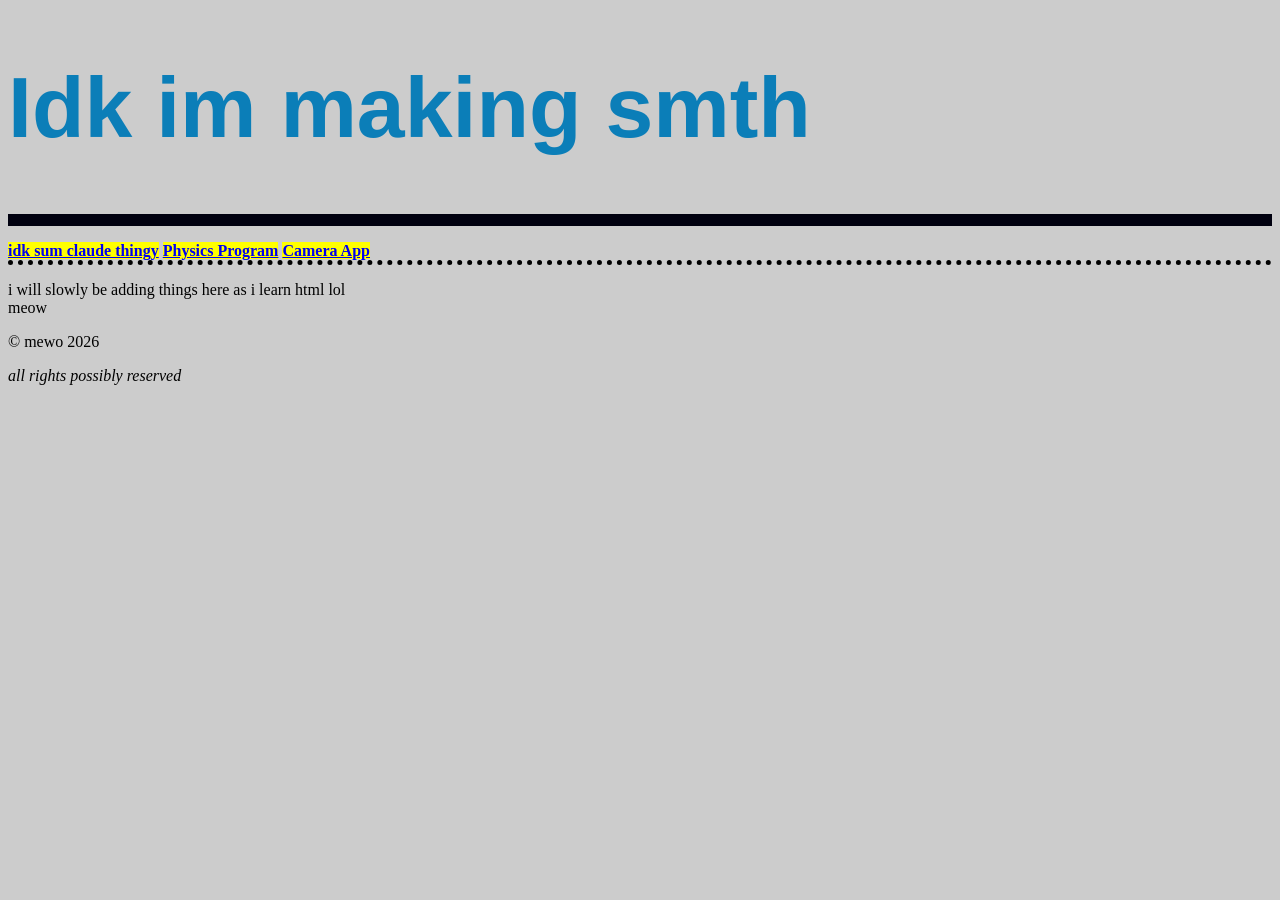
<file: index.html>
<!DOCTYPE html>
<html>
<body>
<title>Top 10 Hottest Math Equations</title>
<link rel="icon" type="image/gif" href="logo.gif">

  <header>
  <h1 id="title">Idk im making smth</h1>
</header>
  <!-- CSS Link -->
  <link rel="stylesheet" href="style.css">
  <p> </p>
  <nav id="links">
    <a href="nerd-lab.html" class=highlight>idk sum claude thingy</a>
    <a href="page.html" class=highlight>Physics Program</a>
    <a href="ignitia.html"class=highlight>Camera App</a>
  </nav>
</header>
  
<!--Spacing-->
<p> </p>
<p> </p>
  
<main>
  <section>
    <p1>i will slowly be adding things here as i learn html lol</p1>
  </section>

  <article>
    <p1>meow</p1>
  </article>
  
</main>
  
 <footer>
   <p>&copy mewo 2026</p>
</body>
</html>
   <em>all rights possibly reserved</em>
 </footer>
  
</body>
</html>
</file>
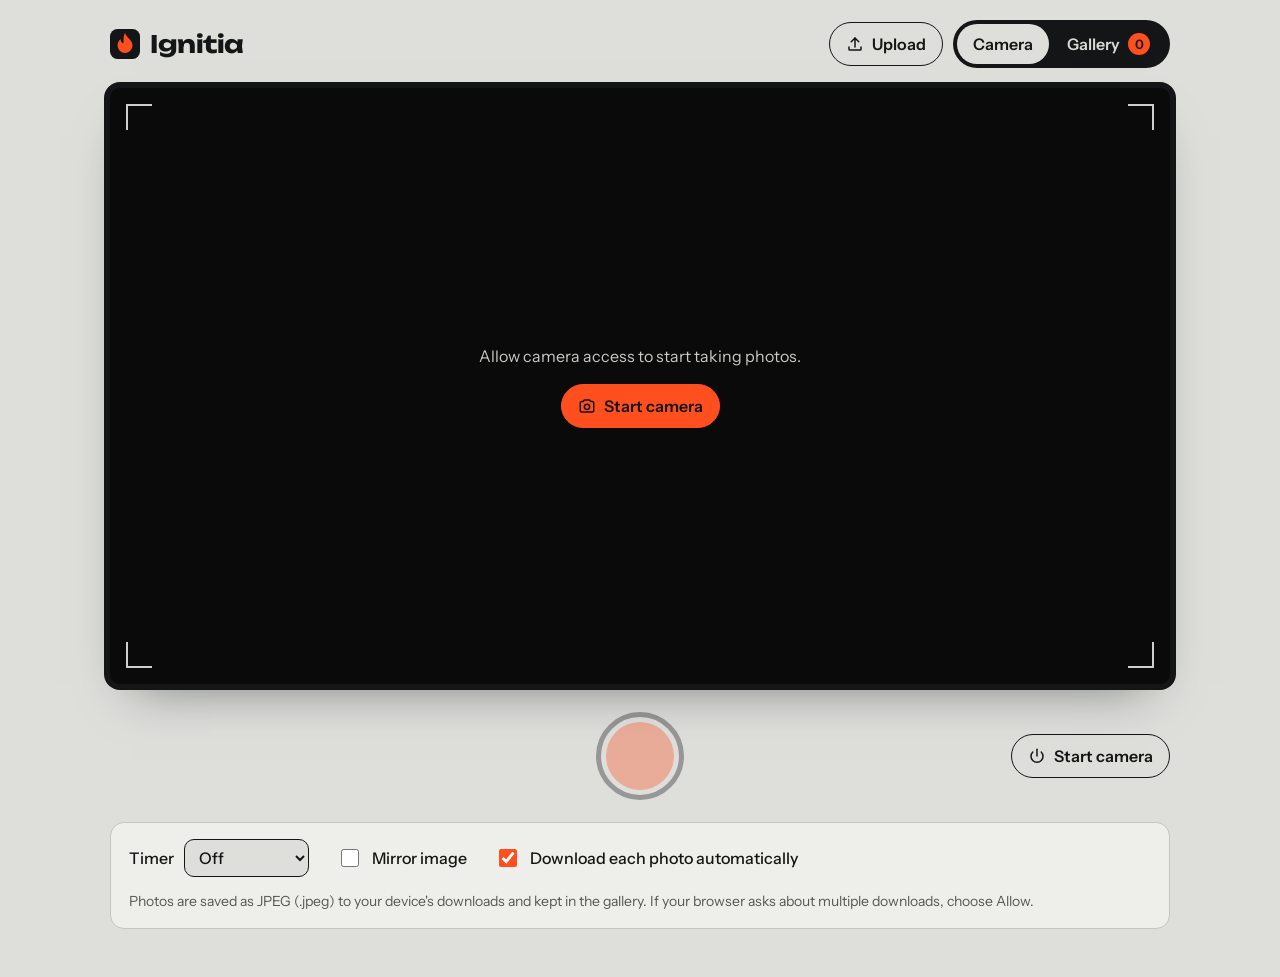
<file: ignitia.html>
<!DOCTYPE html>
<html lang="en">
<head>
<meta charset="utf-8">
<meta name="viewport" content="width=device-width, initial-scale=1">
<title>Ignitia</title>
<link rel="icon" href="data:image/svg+xml,%3Csvg xmlns='http://www.w3.org/2000/svg' viewBox='0 0 32 32'%3E%3Crect width='32' height='32' rx='8' fill='%23141517'/%3E%3Cpath fill='%23ff4f1f' d='M16 4c1.2 5.2 8 7.4 8 13.5a8 8 0 0 1-16 0c0-3 1.6-5.4 3.2-6.8.2 2.8 1.6 4.3 3.2 4.6C14.6 11.6 14 8 16 4z'/%3E%3C/svg%3E">
<link rel="preconnect" href="https://fonts.googleapis.com">
<link rel="preconnect" href="https://fonts.gstatic.com" crossorigin>
<link href="https://fonts.googleapis.com/css2?family=Instrument+Sans:wght@400;500;600&family=Unbounded:wght@600;700&display=swap" rel="stylesheet">
<style>
  :root {
    --chassis: #dedfdb;
    --panel: #eeeeeb;
    --ink: #141517;
    --muted: #565952;
    --line: #c3c5bf;
    --finder: #0a0a0a;
    --spark: #ff4f1f;
    --spark-soft: #ffd9cc;
    --display: 'Unbounded', 'Avenir Next', 'Segoe UI', system-ui, sans-serif;
    --body: 'Instrument Sans', system-ui, -apple-system, 'Segoe UI', Roboto, Helvetica, Arial, sans-serif;
  }

  *, *::before, *::after { box-sizing: border-box; }
  [hidden] { display: none !important; }

  html, body { margin: 0; padding: 0; }
  body {
    background: var(--chassis);
    color: var(--ink);
    font-family: var(--body);
    font-size: 16px;
    line-height: 1.5;
    min-height: 100vh;
    -webkit-font-smoothing: antialiased;
  }

  button, select, input { font: inherit; color: inherit; }
  button { cursor: pointer; }
  button:disabled { cursor: not-allowed; }

  :focus-visible { outline: 3px solid var(--spark); outline-offset: 3px; }

  /* ---------- Header ---------- */
  .top {
    display: flex;
    align-items: center;
    justify-content: space-between;
    gap: 16px;
    flex-wrap: wrap;
    max-width: 1100px;
    margin: 0 auto;
    padding: 20px 20px 12px;
  }
  .brand { display: flex; align-items: center; gap: 10px; }
  .brand svg { width: 30px; height: 30px; flex: none; }
  .brand span {
    font-family: var(--display);
    font-weight: 700;
    font-size: 24px;
    letter-spacing: -0.02em;
  }

  .top-actions { display: flex; align-items: center; gap: 10px; flex-wrap: wrap; }

  .tabs {
    display: inline-flex;
    background: var(--ink);
    border-radius: 999px;
    padding: 4px;
    gap: 2px;
  }
  .tab {
    border: 0;
    background: transparent;
    color: #d8d9d4;
    padding: 8px 16px;
    border-radius: 999px;
    font-weight: 600;
    display: inline-flex;
    align-items: center;
    gap: 8px;
  }
  .tab[aria-selected="true"] { background: var(--chassis); color: var(--ink); }
  .tab:focus-visible { outline-offset: 1px; }
  .badge {
    min-width: 22px;
    padding: 0 6px;
    border-radius: 999px;
    background: var(--spark);
    color: var(--ink);
    font-size: 13px;
    font-weight: 600;
    line-height: 22px;
    text-align: center;
  }

  /* ---------- Buttons ---------- */
  .btn {
    display: inline-flex;
    align-items: center;
    justify-content: center;
    gap: 8px;
    padding: 9px 16px;
    border-radius: 999px;
    border: 1.5px solid var(--ink);
    background: transparent;
    font-weight: 600;
    text-decoration: none;
    transition: background-color .15s, color .15s;
  }
  .btn svg { width: 18px; height: 18px; flex: none; }
  .btn:hover:not(:disabled) { background: var(--ink); color: var(--chassis); }
  .btn.primary { background: var(--spark); }
  .btn.primary:hover:not(:disabled) { background: var(--ink); color: var(--spark); }
  .btn.danger:hover:not(:disabled) { background: #b3210b; border-color: #b3210b; color: #fff; }
  .btn:disabled { opacity: .45; }

  /* ---------- Layout ---------- */
  main { max-width: 1100px; margin: 0 auto; padding: 8px 20px 48px; }

  /* ---------- Viewfinder ---------- */
  .stage {
    position: relative;
    width: 100%;
    aspect-ratio: 16 / 9;
    max-height: min(72vh, 760px);
    background: var(--finder);
    border-radius: 10px;
    overflow: hidden;
    box-shadow: 0 0 0 6px var(--ink), 0 24px 50px -24px rgba(20, 21, 23, .55);
  }
  .stage video {
    position: absolute;
    inset: 0;
    width: 100%;
    height: 100%;
    object-fit: contain;
    background: var(--finder);
  }
  .stage video.mirrored { transform: scaleX(-1); }

  .bracket {
    position: absolute;
    width: 26px;
    height: 26px;
    border: 0 solid rgba(255, 255, 255, .8);
    pointer-events: none;
    z-index: 2;
  }
  .bracket.tl { top: 16px; left: 16px; border-top-width: 2px; border-left-width: 2px; }
  .bracket.tr { top: 16px; right: 16px; border-top-width: 2px; border-right-width: 2px; }
  .bracket.bl { bottom: 16px; left: 16px; border-bottom-width: 2px; border-left-width: 2px; }
  .bracket.br { bottom: 16px; right: 16px; border-bottom-width: 2px; border-right-width: 2px; }

  .readout {
    position: absolute;
    top: 22px;
    left: 54px;
    z-index: 2;
    color: #fff;
    font-size: 13px;
    font-weight: 500;
    letter-spacing: .02em;
    font-variant-numeric: tabular-nums;
    text-shadow: 0 1px 3px rgba(0, 0, 0, .7);
    pointer-events: none;
  }

  .placeholder {
    position: absolute;
    inset: 0;
    z-index: 1;
    display: flex;
    flex-direction: column;
    align-items: center;
    justify-content: center;
    gap: 16px;
    padding: 24px 40px;
    text-align: center;
    color: #e9eae6;
  }
  .placeholder p { margin: 0; max-width: 46ch; color: #c9cac5; }
  .placeholder p.error { color: #ffb4a0; }
  .placeholder .btn { border-color: #fff; color: #fff; }
  .placeholder .btn.primary { border-color: var(--spark); color: var(--ink); }
  .placeholder .btn.primary:hover:not(:disabled) { background: #fff; border-color: #fff; color: var(--ink); }

  .countdown {
    position: absolute;
    inset: 0;
    z-index: 3;
    display: flex;
    align-items: center;
    justify-content: center;
    font-family: var(--display);
    font-weight: 700;
    font-size: clamp(96px, 22vw, 220px);
    color: #fff;
    text-shadow: 0 4px 30px rgba(0, 0, 0, .55);
    pointer-events: none;
  }
  .countdown.pop { animation: pop .9s ease-out; }
  @keyframes pop {
    0% { transform: scale(1.35); opacity: 0; }
    25% { transform: scale(1); opacity: 1; }
    100% { transform: scale(.92); opacity: .85; }
  }

  .flash {
    position: absolute;
    inset: 0;
    z-index: 4;
    background: #fff;
    opacity: 0;
    pointer-events: none;
  }
  .flash.fire { animation: flash .35s ease-out; }
  @keyframes flash {
    0% { opacity: .95; }
    100% { opacity: 0; }
  }

  /* ---------- Controls ---------- */
  .controls {
    display: grid;
    grid-template-columns: 1fr auto 1fr;
    align-items: center;
    gap: 16px;
    margin: 28px 0 22px;
  }
  .controls .left { justify-self: start; }
  .controls .right { justify-self: end; }

  .shutter {
    width: 88px;
    height: 88px;
    border-radius: 50%;
    border: 5px solid var(--ink);
    background: var(--chassis);
    padding: 5px;
    display: grid;
    place-items: center;
    transition: transform .1s;
  }
  .shutter::after {
    content: '';
    width: 100%;
    height: 100%;
    border-radius: 50%;
    background: var(--spark);
    transition: border-radius .15s, transform .15s;
  }
  .shutter:hover:not(:disabled)::after { transform: scale(.94); }
  .shutter:active:not(:disabled) { transform: scale(.95); }
  .shutter:disabled { opacity: .35; }
  .shutter.counting::after { border-radius: 14px; transform: scale(.55); }

  .last-shot {
    width: 64px;
    height: 64px;
    padding: 0;
    border: 2px solid var(--ink);
    border-radius: 10px;
    overflow: hidden;
    background: var(--panel);
  }
  .last-shot img { display: block; width: 100%; height: 100%; object-fit: cover; }

  /* ---------- Options ---------- */
  .options {
    display: flex;
    flex-wrap: wrap;
    gap: 14px 28px;
    align-items: center;
    padding: 16px 18px;
    background: var(--panel);
    border: 1px solid var(--line);
    border-radius: 14px;
  }
  .field { display: inline-flex; align-items: center; gap: 10px; font-weight: 500; }
  .field select {
    background: var(--chassis);
    border: 1.5px solid var(--ink);
    border-radius: 10px;
    padding: 7px 10px;
    max-width: 240px;
  }
  .field input[type="checkbox"] { width: 18px; height: 18px; accent-color: var(--spark); }
  .field.check { cursor: pointer; }
  .hint { flex-basis: 100%; margin: 0; font-size: 14px; color: var(--muted); }

  /* ---------- Gallery ---------- */
  .gallery-head {
    display: flex;
    align-items: center;
    justify-content: space-between;
    flex-wrap: wrap;
    gap: 12px;
    margin: 12px 0 18px;
  }
  .gallery-head h1 {
    margin: 0;
    font-family: var(--display);
    font-weight: 600;
    font-size: 22px;
    letter-spacing: -0.02em;
  }
  .gallery-head .actions { display: flex; gap: 10px; flex-wrap: wrap; }

  .grid {
    display: grid;
    grid-template-columns: repeat(auto-fill, minmax(190px, 1fr));
    gap: 12px;
  }
  .thumb {
    position: relative;
    aspect-ratio: 1;
    padding: 0;
    border: 0;
    border-radius: 8px;
    overflow: hidden;
    background: var(--panel);
    box-shadow: 0 0 0 1px var(--line);
  }
  .thumb img { display: block; width: 100%; height: 100%; object-fit: cover; transition: transform .25s; }
  .thumb:hover img { transform: scale(1.04); }
  .thumb .tag {
    position: absolute;
    left: 8px;
    bottom: 8px;
    padding: 2px 9px;
    border-radius: 999px;
    background: var(--ink);
    color: #fff;
    font-size: 12px;
    font-weight: 600;
  }
  .thumb.broken { display: grid; place-items: center; color: var(--muted); font-size: 14px; padding: 12px; text-align: center; }

  .empty {
    text-align: left;
    padding: 56px 24px;
    border: 2px dashed var(--line);
    border-radius: 14px;
    display: flex;
    flex-direction: column;
    align-items: flex-start;
    gap: 14px;
  }
  .empty h2 { margin: 0; font-family: var(--display); font-weight: 600; font-size: 20px; letter-spacing: -0.02em; }
  .empty p { margin: 0; color: var(--muted); max-width: 52ch; }
  .empty .row { display: flex; gap: 10px; flex-wrap: wrap; }

  /* ---------- Lightbox ---------- */
  .lightbox {
    position: fixed;
    inset: 0;
    z-index: 50;
    display: flex;
    flex-direction: column;
    background: rgba(10, 10, 10, .95);
    color: #f1f1ee;
  }
  .lb-bar {
    display: flex;
    align-items: center;
    justify-content: space-between;
    gap: 16px;
    padding: 14px 18px;
  }
  .lb-meta { min-width: 0; }
  .lb-name { font-weight: 600; overflow: hidden; text-overflow: ellipsis; white-space: nowrap; }
  .lb-sub { font-size: 14px; color: #b8b9b4; }
  .lb-stage {
    flex: 1;
    min-height: 0;
    display: flex;
    align-items: center;
    justify-content: center;
    padding: 0 18px;
  }
  .lb-stage img { max-width: 100%; max-height: 100%; object-fit: contain; border-radius: 4px; }
  .lb-foot {
    display: flex;
    align-items: center;
    justify-content: center;
    flex-wrap: wrap;
    gap: 10px;
    padding: 16px 18px 20px;
  }
  .lightbox .btn { border-color: #f1f1ee; color: #f1f1ee; }
  .lightbox .btn:hover:not(:disabled) { background: #f1f1ee; color: var(--ink); }
  .lightbox .btn.danger:hover:not(:disabled) { background: #ff6b4d; border-color: #ff6b4d; color: var(--ink); }

  /* ---------- Drop overlay + toast ---------- */
  .drop {
    position: fixed;
    inset: 12px;
    z-index: 60;
    display: none;
    align-items: center;
    justify-content: center;
    border: 3px dashed var(--spark);
    border-radius: 18px;
    background: rgba(238, 238, 235, .92);
    font-family: var(--display);
    font-weight: 600;
    font-size: 22px;
    text-align: center;
    padding: 24px;
    pointer-events: none;
  }
  body.dragging .drop { display: flex; }

  .toast {
    position: fixed;
    left: 50%;
    bottom: 24px;
    z-index: 70;
    transform: translate(-50%, 20px);
    max-width: min(92vw, 520px);
    padding: 11px 18px;
    border-radius: 999px;
    background: var(--ink);
    color: #f4f4f1;
    font-weight: 500;
    opacity: 0;
    pointer-events: none;
    transition: opacity .2s, transform .2s;
  }
  .toast.show { opacity: 1; transform: translate(-50%, 0); }

  /* ---------- Small screens ---------- */
  @media (max-width: 560px) {
    .top { padding: 16px 14px 8px; }
    main { padding: 8px 14px 40px; }
    .brand span { font-size: 21px; }
    .shutter { width: 76px; height: 76px; }
    .last-shot { width: 52px; height: 52px; }
    .controls .btn .label { display: none; }
    .grid { grid-template-columns: repeat(auto-fill, minmax(140px, 1fr)); gap: 8px; }
    .readout { left: 50px; top: 20px; }
  }

  @media (prefers-reduced-motion: reduce) {
    *, *::before, *::after { animation-duration: .01ms !important; transition-duration: .01ms !important; }
  }
</style>
</head>
<body>

<header class="top">
  <div class="brand">
    <svg viewBox="0 0 32 32" aria-hidden="true">
      <rect width="32" height="32" rx="8" fill="#141517"/>
      <path fill="#ff4f1f" d="M16 4c1.2 5.2 8 7.4 8 13.5a8 8 0 0 1-16 0c0-3 1.6-5.4 3.2-6.8.2 2.8 1.6 4.3 3.2 4.6C14.6 11.6 14 8 16 4z"/>
    </svg>
    <span>Ignitia</span>
  </div>

  <div class="top-actions">
    <button class="btn" type="button" data-upload>
      <svg viewBox="0 0 24 24" fill="none" stroke="currentColor" stroke-width="2" stroke-linecap="round" stroke-linejoin="round" aria-hidden="true"><path d="M12 16V4"/><path d="m7 9 5-5 5 5"/><path d="M4 16v3a1 1 0 0 0 1 1h14a1 1 0 0 0 1-1v-3"/></svg>
      Upload
    </button>
    <div class="tabs" role="tablist" aria-label="Views">
      <button class="tab" type="button" role="tab" id="tab-camera" aria-selected="true" aria-controls="view-camera">Camera</button>
      <button class="tab" type="button" role="tab" id="tab-gallery" aria-selected="false" aria-controls="view-gallery" tabindex="-1">Gallery <span class="badge" id="count">0</span></button>
    </div>
  </div>
</header>

<main>
  <!-- ================= CAMERA ================= -->
  <section id="view-camera" role="tabpanel" aria-labelledby="tab-camera">
    <div class="stage" id="stage">
      <video id="video" autoplay playsinline muted></video>

      <span class="bracket tl"></span><span class="bracket tr"></span>
      <span class="bracket bl"></span><span class="bracket br"></span>
      <div class="readout" id="readout" hidden></div>

      <div class="placeholder" id="placeholder">
        <p id="camMsg">Allow camera access to start taking photos.</p>
        <button class="btn primary" type="button" id="startBtn">
          <svg viewBox="0 0 24 24" fill="none" stroke="currentColor" stroke-width="2" stroke-linecap="round" stroke-linejoin="round" aria-hidden="true"><path d="M3 8a2 2 0 0 1 2-2h2l1.5-2h7L17 6h2a2 2 0 0 1 2 2v10a2 2 0 0 1-2 2H5a2 2 0 0 1-2-2z"/><circle cx="12" cy="13" r="3.5"/></svg>
          Start camera
        </button>
      </div>

      <div class="countdown" id="countdown" hidden aria-hidden="true"></div>
      <div class="flash" id="flash"></div>
    </div>

    <div class="controls">
      <div class="left">
        <button class="last-shot" type="button" id="lastShot" aria-label="Open your latest photo" hidden>
          <img id="lastShotImg" alt="">
        </button>
      </div>

      <button class="shutter" type="button" id="shutter" aria-label="Take photo" disabled></button>

      <div class="right">
        <button class="btn" type="button" id="toggleBtn" aria-label="Start camera">
          <svg viewBox="0 0 24 24" fill="none" stroke="currentColor" stroke-width="2" stroke-linecap="round" stroke-linejoin="round" aria-hidden="true"><path d="M12 3v9"/><path d="M6.4 6.6a8 8 0 1 0 11.2 0"/></svg>
          <span class="label" id="toggleLabel">Start camera</span>
        </button>
      </div>
    </div>

    <div class="options">
      <label class="field" id="deviceField" hidden>
        Camera
        <select id="deviceSel"></select>
      </label>
      <label class="field">
        Timer
        <select id="timerSel">
          <option value="0">Off</option>
          <option value="3">3 seconds</option>
          <option value="5">5 seconds</option>
          <option value="10">10 seconds</option>
        </select>
      </label>
      <label class="field check">
        <input type="checkbox" id="mirrorChk">
        Mirror image
      </label>
      <label class="field check">
        <input type="checkbox" id="autoChk" checked>
        Download each photo automatically
      </label>
      <p class="hint">Photos are saved as JPEG (.jpeg) to your device's downloads and kept in the gallery. If your browser asks about multiple downloads, choose Allow.</p>
    </div>
  </section>

  <!-- ================= GALLERY ================= -->
  <section id="view-gallery" role="tabpanel" aria-labelledby="tab-gallery" hidden>
    <div class="gallery-head">
      <h1>Gallery</h1>
      <div class="actions">
        <button class="btn primary" type="button" data-upload>
          <svg viewBox="0 0 24 24" fill="none" stroke="currentColor" stroke-width="2" stroke-linecap="round" stroke-linejoin="round" aria-hidden="true"><path d="M12 16V4"/><path d="m7 9 5-5 5 5"/><path d="M4 16v3a1 1 0 0 0 1 1h14a1 1 0 0 0 1-1v-3"/></svg>
          Upload images
        </button>
        <button class="btn danger" type="button" id="clearBtn">Clear gallery</button>
      </div>
    </div>

    <div class="grid" id="grid"></div>

    <div class="empty" id="empty">
      <h2>No photos yet</h2>
      <p>Take a photo with the camera, or add images from your device. You can also drag image files onto this page.</p>
      <div class="row">
        <button class="btn primary" type="button" data-upload>Upload images</button>
        <button class="btn" type="button" id="goCamera">Open camera</button>
      </div>
    </div>
  </section>
</main>

<!-- ================= LIGHTBOX ================= -->
<div class="lightbox" id="lightbox" role="dialog" aria-modal="true" aria-label="Photo viewer" hidden>
  <div class="lb-bar">
    <div class="lb-meta">
      <div class="lb-name" id="lbName"></div>
      <div class="lb-sub" id="lbSub"></div>
    </div>
    <button class="btn" type="button" id="lbClose">Close</button>
  </div>
  <div class="lb-stage"><img id="lbImg" alt=""></div>
  <div class="lb-foot">
    <button class="btn" type="button" id="lbPrev" aria-label="Previous photo">Previous</button>
    <button class="btn primary" type="button" id="lbDownload">Download</button>
    <button class="btn danger" type="button" id="lbDelete">Delete</button>
    <button class="btn" type="button" id="lbNext" aria-label="Next photo">Next</button>
  </div>
</div>

<div class="drop" id="drop">Drop images to add them to your gallery</div>
<div class="toast" id="toast" role="status" aria-live="polite"></div>
<input type="file" id="fileInput" accept="image/*" multiple hidden>

<script>
(() => {
  'use strict';

  /* ---------- Helpers ---------- */
  const $ = (id) => document.getElementById(id);

  const video = $('video');
  const stage = $('stage');
  const placeholder = $('placeholder');
  const camMsg = $('camMsg');
  const startBtn = $('startBtn');
  const toggleBtn = $('toggleBtn');
  const toggleLabel = $('toggleLabel');
  const shutter = $('shutter');
  const readout = $('readout');
  const countdownEl = $('countdown');
  const flashEl = $('flash');
  const lastShot = $('lastShot');
  const lastShotImg = $('lastShotImg');
  const deviceField = $('deviceField');
  const deviceSel = $('deviceSel');
  const timerSel = $('timerSel');
  const mirrorChk = $('mirrorChk');
  const autoChk = $('autoChk');
  const grid = $('grid');
  const emptyEl = $('empty');
  const countEl = $('count');
  const fileInput = $('fileInput');
  const toastEl = $('toast');
  const lightbox = $('lightbox');
  const lbImg = $('lbImg');

  const DEFAULT_MSG = 'Allow camera access to start taking photos.';

  let stream = null;
  let starting = false;
  let counting = false;
  let countdownId = null;
  let photos = [];          // newest first: {id, name, source, created, blob, url}
  let db = null;
  let currentIndex = -1;
  let lastFocus = null;
  let toastTimer = null;

  const uid = () => Date.now().toString(36) + '-' + Math.random().toString(36).slice(2, 8);
  const pad = (n, len = 2) => String(n).padStart(len, '0');

  function stamp(d = new Date()) {
    return d.getFullYear() + pad(d.getMonth() + 1) + pad(d.getDate()) + '-' +
           pad(d.getHours()) + pad(d.getMinutes()) + pad(d.getSeconds()) + '-' +
           pad(d.getMilliseconds(), 3);
  }

  function formatSize(bytes) {
    if (bytes < 1024) return bytes + ' B';
    if (bytes < 1024 * 1024) return (bytes / 1024).toFixed(0) + ' KB';
    return (bytes / (1024 * 1024)).toFixed(1) + ' MB';
  }

  function toast(message) {
    toastEl.textContent = message;
    toastEl.classList.add('show');
    clearTimeout(toastTimer);
    toastTimer = setTimeout(() => toastEl.classList.remove('show'), 2800);
  }

  /* ---------- Saved preferences (optional) ---------- */
  const PREF_KEY = 'ignitia-prefs';
  function loadPrefs() {
    try {
      const raw = localStorage.getItem(PREF_KEY);
      if (!raw) return;
      const p = JSON.parse(raw);
      if (typeof p.mirror === 'boolean') mirrorChk.checked = p.mirror;
      if (typeof p.auto === 'boolean') autoChk.checked = p.auto;
      if (typeof p.timer === 'string' && [...timerSel.options].some(o => o.value === p.timer)) timerSel.value = p.timer;
    } catch (_) { /* storage unavailable: ignore */ }
    video.classList.toggle('mirrored', mirrorChk.checked);
  }
  function savePrefs() {
    try {
      localStorage.setItem(PREF_KEY, JSON.stringify({
        mirror: mirrorChk.checked,
        auto: autoChk.checked,
        timer: timerSel.value
      }));
    } catch (_) { /* ignore */ }
  }

  /* ---------- IndexedDB (keeps the gallery between visits) ---------- */
  function openDB() {
    return new Promise((resolve, reject) => {
      if (!('indexedDB' in window)) { reject(new Error('IndexedDB unavailable')); return; }
      let req;
      try { req = indexedDB.open('ignitia-db', 1); } catch (e) { reject(e); return; }
      req.onupgradeneeded = () => {
        const d = req.result;
        if (!d.objectStoreNames.contains('photos')) d.createObjectStore('photos', { keyPath: 'id' });
      };
      req.onsuccess = () => {
        const d = req.result;
        d.onversionchange = () => d.close();
        resolve(d);
      };
      req.onerror = () => reject(req.error);
      req.onblocked = () => reject(new Error('IndexedDB blocked'));
    });
  }

  function dbRun(mode, fn) {
    return new Promise((resolve) => {
      if (!db) { resolve(false); return; }
      try {
        const tx = db.transaction('photos', mode);
        fn(tx.objectStore('photos'));
        tx.oncomplete = () => resolve(true);
        tx.onerror = () => resolve(false);
        tx.onabort = () => resolve(false);
      } catch (_) { resolve(false); }
    });
  }
  const dbPut = (p) => dbRun('readwrite', (s) => s.put({
    id: p.id, name: p.name, source: p.source, created: p.created, blob: p.blob
  }));
  const dbDelete = (id) => dbRun('readwrite', (s) => s.delete(id));
  const dbClear = () => dbRun('readwrite', (s) => s.clear());
  function dbAll() {
    return new Promise((resolve) => {
      if (!db) { resolve([]); return; }
      try {
        const req = db.transaction('photos', 'readonly').objectStore('photos').getAll();
        req.onsuccess = () => resolve(req.result || []);
        req.onerror = () => resolve([]);
      } catch (_) { resolve([]); }
    });
  }

  /* ---------- Views ---------- */
  const tabCamera = $('tab-camera');
  const tabGallery = $('tab-gallery');
  const viewCamera = $('view-camera');
  const viewGallery = $('view-gallery');

  function showView(name) {
    const cam = name === 'camera';
    viewCamera.hidden = !cam;
    viewGallery.hidden = cam;
    tabCamera.setAttribute('aria-selected', String(cam));
    tabGallery.setAttribute('aria-selected', String(!cam));
    tabCamera.tabIndex = cam ? 0 : -1;
    tabGallery.tabIndex = cam ? -1 : 0;
  }
  tabCamera.addEventListener('click', () => showView('camera'));
  tabGallery.addEventListener('click', () => showView('gallery'));
  [tabCamera, tabGallery].forEach((tab) => {
    tab.addEventListener('keydown', (e) => {
      if (e.key === 'ArrowRight' || e.key === 'ArrowLeft') {
        const goGallery = tab === tabCamera;
        showView(goGallery ? 'gallery' : 'camera');
        (goGallery ? tabGallery : tabCamera).focus();
        e.preventDefault();
      }
    });
  });
  $('goCamera').addEventListener('click', () => showView('camera'));

  /* ---------- Camera ---------- */
  function setLive(live) {
    placeholder.hidden = live;
    shutter.disabled = !live;
    readout.hidden = !live;
    toggleLabel.textContent = live ? 'Stop camera' : 'Start camera';
    toggleBtn.setAttribute('aria-label', live ? 'Stop camera' : 'Start camera');
    if (!live) {
      stage.style.aspectRatio = '16 / 9';
      readout.textContent = '';
    }
  }

  function updateAspect() {
    if (video.videoWidth && video.videoHeight) {
      stage.style.aspectRatio = video.videoWidth + ' / ' + video.videoHeight;
      readout.textContent = video.videoWidth + ' \u00d7 ' + video.videoHeight;
    }
  }
  video.addEventListener('loadedmetadata', updateAspect);
  video.addEventListener('resize', updateAspect);

  function showCamMessage(text, isError) {
    camMsg.textContent = text;
    camMsg.classList.toggle('error', !!isError);
  }

  function errorText(err) {
    const name = err && err.name;
    if (name === 'NotAllowedError' || name === 'SecurityError') {
      return 'Camera access was blocked. Allow the camera for this page in your browser settings, then choose Start camera.';
    }
    if (name === 'NotFoundError' || name === 'OverconstrainedError') {
      return 'No camera was found. Connect a webcam and choose Start camera.';
    }
    if (name === 'NotReadableError' || name === 'AbortError') {
      return 'The camera is in use by another app. Close it and choose Start camera.';
    }
    return 'The camera could not be started. Reload the page and try again.';
  }

  function stopStream() {
    if (stream) {
      stream.getTracks().forEach((t) => t.stop());
      stream = null;
    }
    video.srcObject = null;
  }

  function stopCamera() {
    cancelCountdown();
    stopStream();
    setLive(false);
    showCamMessage(DEFAULT_MSG, false);
  }

  async function refreshDevices(track) {
    try {
      const devices = (await navigator.mediaDevices.enumerateDevices()).filter((d) => d.kind === 'videoinput');
      deviceSel.innerHTML = '';
      devices.forEach((d, i) => {
        const o = document.createElement('option');
        o.value = d.deviceId;
        o.textContent = d.label || ('Camera ' + (i + 1));
        deviceSel.appendChild(o);
      });
      const current = track && track.getSettings ? track.getSettings().deviceId : null;
      if (current) deviceSel.value = current;
      deviceField.hidden = devices.length < 2;
    } catch (_) {
      deviceField.hidden = true;
    }
  }

  async function startCamera(deviceId) {
    if (starting) return;
    if (!navigator.mediaDevices || !navigator.mediaDevices.getUserMedia) {
      showCamMessage('This browser cannot access a camera on this page. Open the page in a current browser over HTTPS or from localhost.', true);
      return;
    }
    starting = true;
    startBtn.disabled = true;
    toggleBtn.disabled = true;
    showCamMessage('Waiting for camera permission\u2026', false);
    cancelCountdown();
    stopStream();

    const base = { width: { ideal: 1920 }, height: { ideal: 1080 } };
    try {
      let s;
      try {
        s = await navigator.mediaDevices.getUserMedia({
          audio: false,
          video: deviceId ? Object.assign({ deviceId: { exact: deviceId } }, base) : base
        });
      } catch (err) {
        if (deviceId && (err.name === 'OverconstrainedError' || err.name === 'NotFoundError')) {
          s = await navigator.mediaDevices.getUserMedia({ audio: false, video: base });
        } else {
          throw err;
        }
      }

      stream = s;
      video.srcObject = s;
      const track = s.getVideoTracks()[0];
      track.addEventListener('ended', () => {
        if (stream === s) {
          stopCamera();
          toast('The camera was disconnected');
        }
      });
      try { await video.play(); } catch (_) { /* autoplay is already requested */ }
      setLive(true);
      updateAspect();
      await refreshDevices(track);
    } catch (err) {
      setLive(false);
      showCamMessage(errorText(err), true);
    } finally {
      starting = false;
      startBtn.disabled = false;
      toggleBtn.disabled = false;
    }
  }

  startBtn.addEventListener('click', () => startCamera(deviceSel.value || undefined));
  toggleBtn.addEventListener('click', () => {
    if (stream) stopCamera();
    else startCamera(deviceSel.value || undefined);
  });
  deviceSel.addEventListener('change', () => startCamera(deviceSel.value || undefined));

  if (navigator.mediaDevices && navigator.mediaDevices.addEventListener) {
    navigator.mediaDevices.addEventListener('devicechange', () => {
      if (stream) refreshDevices(stream.getVideoTracks()[0]);
    });
  }

  mirrorChk.addEventListener('change', () => {
    video.classList.toggle('mirrored', mirrorChk.checked);
    savePrefs();
  });
  autoChk.addEventListener('change', savePrefs);
  timerSel.addEventListener('change', savePrefs);

  /* ---------- Capture ---------- */
  function canvasToJpeg(canvas) {
    return new Promise((resolve, reject) => {
      canvas.toBlob((b) => (b ? resolve(b) : reject(new Error('JPEG encoding failed'))), 'image/jpeg', 0.92);
    });
  }

  function downloadBlob(blob, name) {
    const url = URL.createObjectURL(blob);
    const a = document.createElement('a');
    a.href = url;
    a.download = name;
    a.rel = 'noopener';
    a.style.display = 'none';
    document.body.appendChild(a);
    a.click();
    setTimeout(() => {
      a.remove();
      URL.revokeObjectURL(url);
    }, 2000);
  }

  function fireFlash() {
    flashEl.classList.remove('fire');
    void flashEl.offsetWidth;
    flashEl.classList.add('fire');
  }

  async function takePhoto() {
    if (!stream || !video.videoWidth || !video.videoHeight) {
      toast('Start the camera first');
      return;
    }
    const w = video.videoWidth;
    const h = video.videoHeight;
    const canvas = document.createElement('canvas');
    canvas.width = w;
    canvas.height = h;
    const ctx = canvas.getContext('2d');
    if (mirrorChk.checked) {
      ctx.translate(w, 0);
      ctx.scale(-1, 1);
    }
    ctx.drawImage(video, 0, 0, w, h);
    fireFlash();

    try {
      const blob = await canvasToJpeg(canvas);
      const name = 'Ignitia-' + stamp() + '.jpeg';
      addPhoto({ blob, name, source: 'camera' });
      refresh();
      if (autoChk.checked) {
        downloadBlob(blob, name);
        toast('Photo saved to your downloads and added to the gallery');
      } else {
        toast('Photo added to the gallery');
      }
    } catch (_) {
      toast('The photo could not be saved. Try again.');
    }
  }

  function showCount(n) {
    countdownEl.textContent = String(n);
    countdownEl.hidden = false;
    countdownEl.classList.remove('pop');
    void countdownEl.offsetWidth;
    countdownEl.classList.add('pop');
  }

  function cancelCountdown() {
    if (countdownId !== null) {
      clearInterval(countdownId);
      countdownId = null;
    }
    counting = false;
    countdownEl.hidden = true;
    shutter.classList.remove('counting');
    shutter.setAttribute('aria-label', 'Take photo');
  }

  function onShutter() {
    if (counting) {
      cancelCountdown();
      toast('Timer cancelled');
      return;
    }
    const secs = parseInt(timerSel.value, 10) || 0;
    if (!secs) {
      takePhoto();
      return;
    }
    counting = true;
    shutter.classList.add('counting');
    shutter.setAttribute('aria-label', 'Cancel timer');
    let n = secs;
    showCount(n);
    countdownId = setInterval(() => {
      n -= 1;
      if (n > 0) {
        showCount(n);
      } else {
        cancelCountdown();
        takePhoto();
      }
    }, 1000);
  }
  shutter.addEventListener('click', onShutter);

  /* ---------- Gallery data ---------- */
  function addPhoto({ blob, name, source }) {
    const p = {
      id: uid(),
      name,
      source,
      created: Date.now(),
      blob,
      url: URL.createObjectURL(blob)
    };
    photos.unshift(p);
    dbPut(p);
    return p;
  }

  function removePhoto(index) {
    const removed = photos.splice(index, 1)[0];
    if (!removed) return;
    URL.revokeObjectURL(removed.url);
    dbDelete(removed.id);
    refresh();
  }

  function refresh() {
    renderGallery();
    countEl.textContent = String(photos.length);
    if (photos.length) {
      lastShotImg.src = photos[0].url;
      lastShot.hidden = false;
    } else {
      lastShotImg.removeAttribute('src');
      lastShot.hidden = true;
    }
  }

  function renderGallery() {
    grid.innerHTML = '';
    const has = photos.length > 0;
    grid.hidden = !has;
    emptyEl.hidden = has;
    $('clearBtn').disabled = !has;

    const frag = document.createDocumentFragment();
    photos.forEach((p, i) => {
      const btn = document.createElement('button');
      btn.type = 'button';
      btn.className = 'thumb';
      btn.setAttribute('aria-label', 'Open ' + p.name);

      const img = document.createElement('img');
      img.alt = p.name;
      img.decoding = 'async';
      img.src = p.url;
      img.addEventListener('error', () => {
        btn.classList.add('broken');
        img.remove();
        const msg = document.createElement('span');
        msg.textContent = 'Preview unavailable';
        btn.appendChild(msg);
      });
      btn.appendChild(img);

      if (p.source === 'upload') {
        const tag = document.createElement('span');
        tag.className = 'tag';
        tag.textContent = 'Uploaded';
        btn.appendChild(tag);
      }

      btn.addEventListener('click', () => openLightbox(i));
      frag.appendChild(btn);
    });
    grid.appendChild(frag);
  }

  lastShot.addEventListener('click', () => {
    if (photos.length) openLightbox(0);
  });

  $('clearBtn').addEventListener('click', () => {
    if (!photos.length) return;
    if (!confirm('Delete all ' + photos.length + ' photos from the gallery? Files already downloaded to your device are not affected.')) return;
    photos.forEach((p) => URL.revokeObjectURL(p.url));
    photos = [];
    dbClear();
    closeLightbox();
    refresh();
    toast('Gallery cleared');
  });

  /* ---------- Uploads ---------- */
  document.querySelectorAll('[data-upload]').forEach((b) => {
    b.addEventListener('click', () => fileInput.click());
  });

  function handleFiles(fileList) {
    const files = Array.from(fileList || []);
    if (!files.length) return;
    const images = files.filter((f) => f.type && f.type.startsWith('image/'));
    const skipped = files.length - images.length;

    // Add in reverse so the first selected file appears first in the gallery.
    for (let i = images.length - 1; i >= 0; i--) {
      addPhoto({ blob: images[i], name: images[i].name || ('Upload-' + stamp() + '.jpeg'), source: 'upload' });
    }
    if (images.length) {
      refresh();
      showView('gallery');
    }

    if (images.length && skipped) {
      toast('Added ' + images.length + (images.length === 1 ? ' image' : ' images') + '. ' + skipped + ' not an image, skipped.');
    } else if (images.length) {
      toast('Added ' + images.length + (images.length === 1 ? ' image' : ' images') + ' to the gallery');
    } else {
      toast('Only image files can be added to the gallery');
    }
  }

  fileInput.addEventListener('change', () => {
    handleFiles(fileInput.files);
    fileInput.value = '';
  });

  // Drag and drop anywhere on the page
  let dragDepth = 0;
  const hasFiles = (e) => e.dataTransfer && Array.from(e.dataTransfer.types || []).indexOf('Files') !== -1;
  window.addEventListener('dragenter', (e) => {
    if (!hasFiles(e)) return;
    e.preventDefault();
    dragDepth += 1;
    document.body.classList.add('dragging');
  });
  window.addEventListener('dragover', (e) => {
    if (!hasFiles(e)) return;
    e.preventDefault();
  });
  window.addEventListener('dragleave', (e) => {
    if (!hasFiles(e)) return;
    dragDepth = Math.max(0, dragDepth - 1);
    if (dragDepth === 0) document.body.classList.remove('dragging');
  });
  window.addEventListener('drop', (e) => {
    if (!hasFiles(e)) return;
    e.preventDefault();
    dragDepth = 0;
    document.body.classList.remove('dragging');
    handleFiles(e.dataTransfer.files);
  });

  /* ---------- Lightbox ---------- */
  function renderLightbox() {
    const p = photos[currentIndex];
    if (!p) return;
    lbImg.src = p.url;
    lbImg.alt = p.name;
    $('lbName').textContent = p.name;
    $('lbSub').textContent = (p.source === 'upload' ? 'Uploaded ' : 'Captured ') +
      new Date(p.created).toLocaleString([], { dateStyle: 'medium', timeStyle: 'short' }) +
      ', ' + formatSize(p.blob.size) + ', photo ' + (currentIndex + 1) + ' of ' + photos.length;
    $('lbPrev').disabled = currentIndex <= 0;
    $('lbNext').disabled = currentIndex >= photos.length - 1;
  }

  function openLightbox(index) {
    if (!photos[index]) return;
    currentIndex = index;
    lastFocus = document.activeElement;
    lightbox.hidden = false;
    document.body.style.overflow = 'hidden';
    renderLightbox();
    $('lbClose').focus();
  }

  function closeLightbox() {
    if (lightbox.hidden) return;
    lightbox.hidden = true;
    lbImg.removeAttribute('src');
    document.body.style.overflow = '';
    currentIndex = -1;
    if (lastFocus && document.contains(lastFocus) && !lastFocus.hidden) {
      try { lastFocus.focus(); } catch (_) { /* ignore */ }
    }
  }

  function step(delta) {
    const next = currentIndex + delta;
    if (next < 0 || next >= photos.length) return;
    currentIndex = next;
    renderLightbox();
  }

  lbImg.addEventListener('error', () => toast('This image cannot be previewed in your browser'));
  $('lbClose').addEventListener('click', closeLightbox);
  $('lbPrev').addEventListener('click', () => step(-1));
  $('lbNext').addEventListener('click', () => step(1));
  $('lbDownload').addEventListener('click', () => {
    const p = photos[currentIndex];
    if (p) downloadBlob(p.blob, p.name);
  });
  $('lbDelete').addEventListener('click', () => {
    const p = photos[currentIndex];
    if (!p) return;
    if (!confirm('Delete this photo from the gallery?')) return;
    removePhoto(currentIndex);
    if (!photos.length) {
      closeLightbox();
    } else {
      currentIndex = Math.min(currentIndex, photos.length - 1);
      renderLightbox();
    }
    toast('Photo deleted');
  });

  lightbox.addEventListener('click', (e) => {
    if (e.target === lightbox || e.target.classList.contains('lb-stage')) closeLightbox();
  });

  document.addEventListener('keydown', (e) => {
    if (lightbox.hidden) return;
    if (e.key === 'Escape') { closeLightbox(); }
    else if (e.key === 'ArrowLeft') { step(-1); }
    else if (e.key === 'ArrowRight') { step(1); }
    else if (e.key === 'Tab') {
      const focusable = Array.from(lightbox.querySelectorAll('button:not([disabled])'));
      if (!focusable.length) return;
      const first = focusable[0];
      const last = focusable[focusable.length - 1];
      if (e.shiftKey && document.activeElement === first) { last.focus(); e.preventDefault(); }
      else if (!e.shiftKey && document.activeElement === last) { first.focus(); e.preventDefault(); }
    }
  });

  window.addEventListener('pagehide', () => { stopStream(); });

  /* ---------- Init ---------- */
  async function init() {
    loadPrefs();
    setLive(false);
    refresh();

    try {
      db = await openDB();
    } catch (_) {
      db = null;
      toast('This browser cannot keep the gallery between visits');
    }

    const rows = await dbAll();
    const loaded = rows
      .filter((r) => r && r.blob)
      .sort((a, b) => b.created - a.created)
      .map((r) => ({
        id: r.id,
        name: r.name,
        source: r.source,
        created: r.created,
        blob: r.blob,
        url: URL.createObjectURL(r.blob)
      }));

    // Keep anything added while the gallery was loading.
    const seen = new Set(photos.map((p) => p.id));
    loaded.forEach((p) => { if (seen.has(p.id)) URL.revokeObjectURL(p.url); });
    photos = photos.concat(loaded.filter((p) => !seen.has(p.id)))
                   .sort((a, b) => b.created - a.created);
    refresh();
  }

  init();
})();
</script>
</body>
</html>
</file>
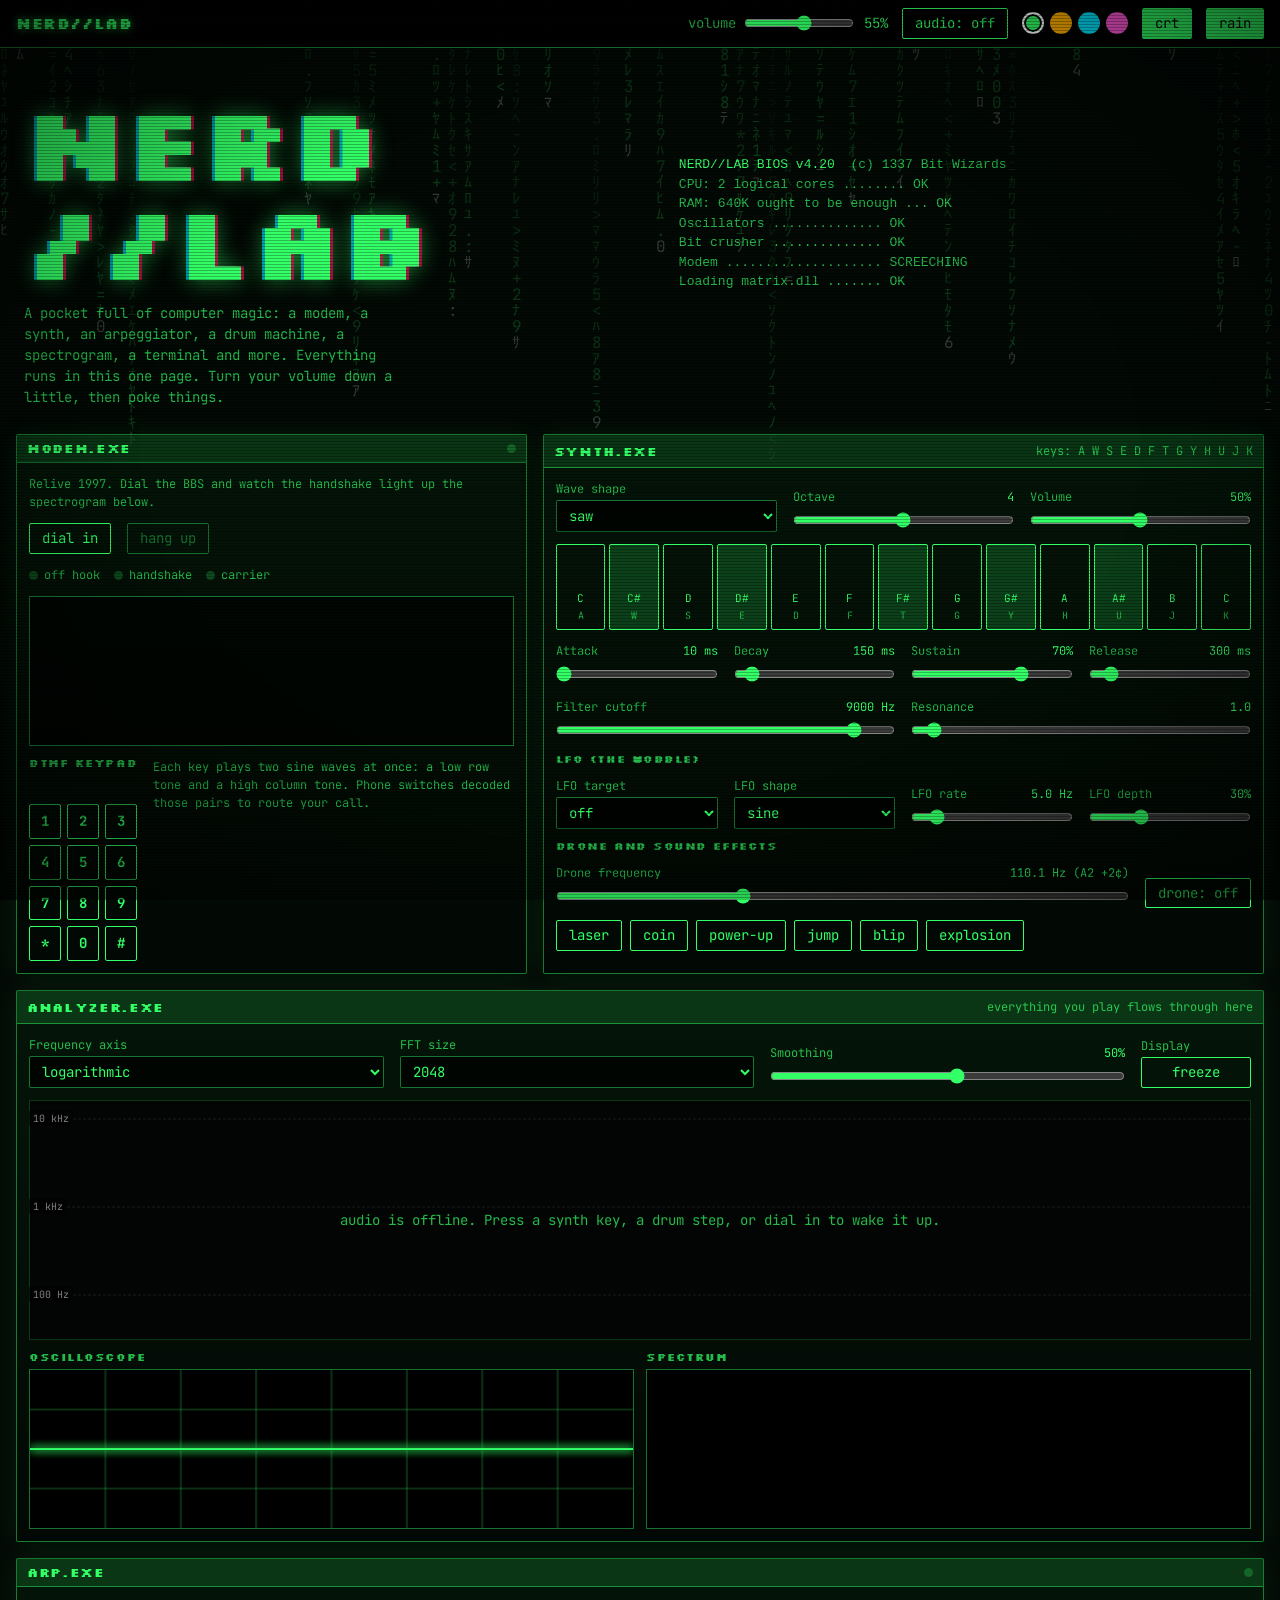
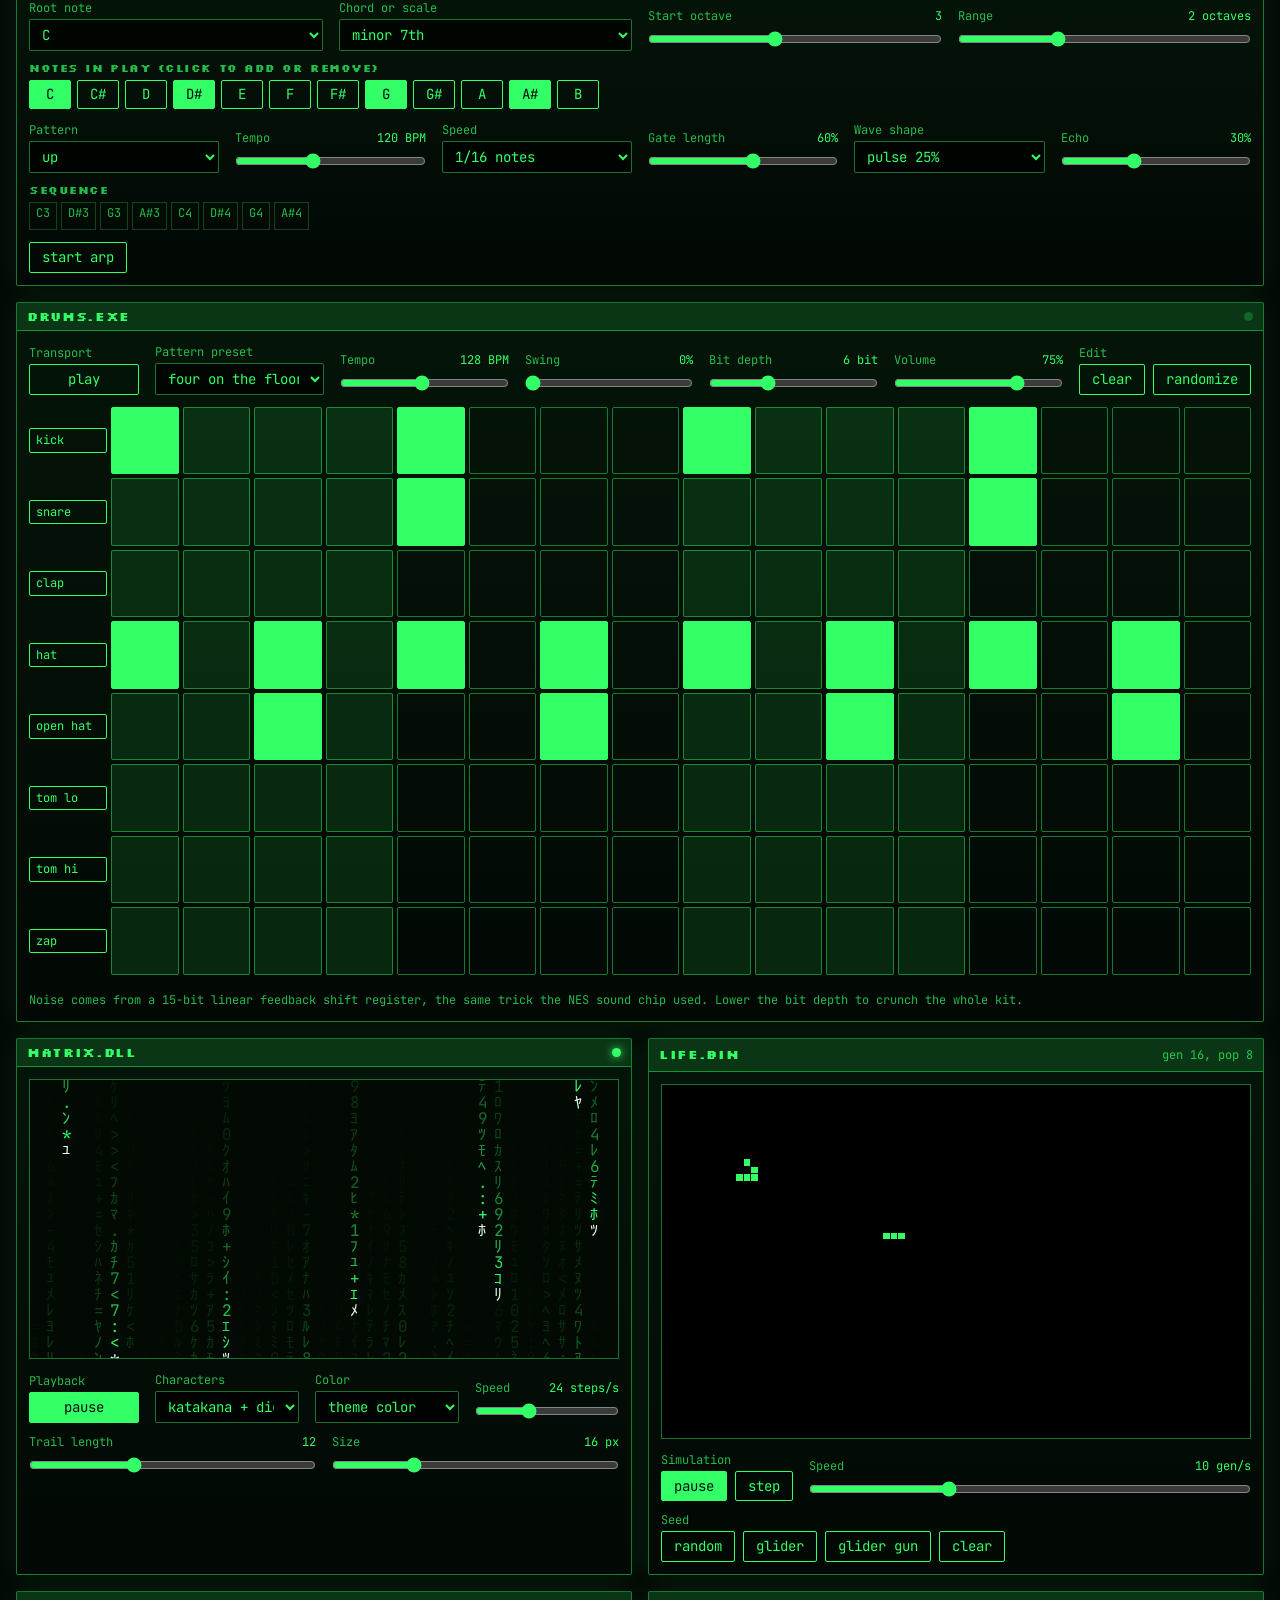
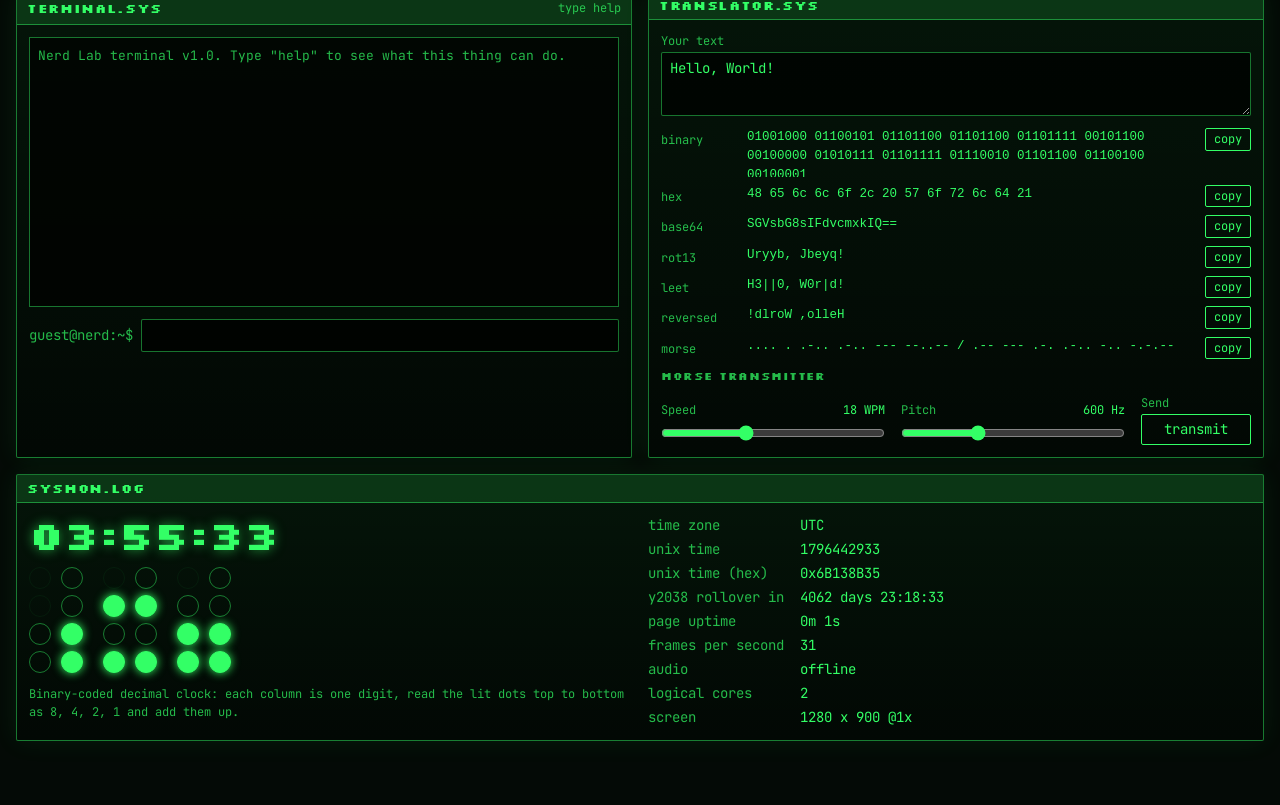
<file: nerd-lab.html>
<!DOCTYPE html>
<html lang="en">
<head>
<meta charset="utf-8">
<meta name="viewport" content="width=device-width, initial-scale=1">
<title>Nerd Lab</title>
<link rel="icon" href="data:image/svg+xml,%3Csvg xmlns='http://www.w3.org/2000/svg' viewBox='0 0 32 32'%3E%3Crect width='32' height='32' rx='6' fill='%23040a06'/%3E%3Cpath d='M7 9l8 7-8 7' fill='none' stroke='%2333ff66' stroke-width='3' stroke-linecap='square'/%3E%3Cpath d='M17 24h9' stroke='%2333ff66' stroke-width='3'/%3E%3C/svg%3E">
<link rel="preconnect" href="https://fonts.googleapis.com">
<link rel="preconnect" href="https://fonts.gstatic.com" crossorigin>
<link href="https://fonts.googleapis.com/css2?family=JetBrains+Mono:wght@400;500;700&family=Silkscreen:wght@400;700&display=swap" rel="stylesheet">
<style>
  :root {
    --rgb: 51 255 102;
    --bg: #040a06;
    --fg: rgb(var(--rgb));
    --dim: rgb(var(--rgb) / .72);
    --faint: rgb(var(--rgb) / .24);
    --line: rgb(var(--rgb) / .45);
    --display: 'Silkscreen', 'Courier New', monospace;
    --mono: 'JetBrains Mono', 'SFMono-Regular', Menlo, Consolas, 'Liberation Mono', monospace;
  }

  *, *::before, *::after { box-sizing: border-box; }
  [hidden] { display: none !important; }
  html { scroll-behavior: smooth; }
  body {
    margin: 0;
    background: var(--bg);
    color: var(--fg);
    font-family: var(--mono);
    font-size: 14px;
    line-height: 1.5;
    min-height: 100vh;
    transition: background-color .4s;
  }
  button, select, input, textarea { font: inherit; color: inherit; }
  button { cursor: pointer; }
  :focus-visible { outline: 2px solid var(--fg); outline-offset: 2px; }

  /* ---------- CRT layer ---------- */
  #bgRain {
    position: fixed; inset: 0; width: 100%; height: 100%;
    z-index: -2; opacity: .2; pointer-events: none; border: 0;
  }
  body.crt::before {
    content: ''; position: fixed; inset: 0; z-index: 100; pointer-events: none;
    background: repeating-linear-gradient(to bottom, rgb(0 0 0 / .26) 0 1px, transparent 1px 3px);
  }
  body.crt::after {
    content: ''; position: fixed; inset: 0; z-index: 101; pointer-events: none;
    background: radial-gradient(ellipse at center, transparent 55%, rgb(0 0 0 / .55) 100%);
  }

  /* ---------- Top bar ---------- */
  .topbar {
    position: sticky; top: 0; z-index: 30;
    display: flex; flex-wrap: wrap; align-items: center; justify-content: space-between;
    gap: 10px 18px; padding: 8px 16px;
    background: rgb(0 0 0 / .78); backdrop-filter: blur(6px);
    border-bottom: 1px solid var(--line);
  }
  .brand { font: 700 15px/1 var(--display); letter-spacing: .04em; text-shadow: 0 0 8px rgb(var(--rgb) / .7); }
  .top-ctl { display: flex; flex-wrap: wrap; align-items: center; gap: 10px 14px; }
  .mini { display: inline-flex; align-items: center; gap: 8px; color: var(--dim); }
  .mini input[type="range"] { width: 110px; }
  .mini .val { min-width: 3.2ch; text-align: right; color: var(--fg); font-variant-numeric: tabular-nums; }
  .swatches { display: inline-flex; gap: 6px; }
  .sw { width: 22px; height: 22px; border-radius: 50%; border: 2px solid transparent; padding: 0; }
  .sw[aria-pressed="true"] { border-color: #fff; box-shadow: 0 0 0 2px #000 inset; }

  /* ---------- Buttons & form controls ---------- */
  .btn {
    background: transparent; color: var(--fg);
    border: 1px solid var(--fg); border-radius: 2px;
    padding: 6px 12px; line-height: 1.2;
    transition: background-color .12s, color .12s;
  }
  .btn:hover, .btn[aria-pressed="true"] { background: var(--fg); color: var(--bg); }
  .btn.small { padding: 3px 8px; font-size: 12px; }
  .btn:disabled { opacity: .4; cursor: not-allowed; }
  select, textarea, input[type="text"] {
    background: rgb(0 0 0 / .7); color: var(--fg);
    border: 1px solid var(--line); border-radius: 2px; padding: 5px 8px;
  }
  select option { background: #000; color: var(--fg); }
  input[type="range"] { width: 100%; accent-color: rgb(var(--rgb)); margin: 4px 0; }

  /* ---------- Layout ---------- */
  .wrap { max-width: 1280px; margin: 0 auto; padding: 18px 16px 64px; display: grid; grid-template-columns: repeat(12, minmax(0, 1fr)); gap: 16px; }
  .span-5 { grid-column: span 5; } .span-6 { grid-column: span 6; }
  .span-7 { grid-column: span 7; } .span-12 { grid-column: span 12; }
  @media (max-width: 1000px) { .span-5, .span-6, .span-7 { grid-column: span 12; } }

  .win {
    display: flex; flex-direction: column; min-width: 0;
    border: 1px solid var(--line); border-radius: 2px;
    background: linear-gradient(180deg, rgb(var(--rgb) / .07), rgb(var(--rgb) / .02)), rgb(0 0 0 / .62);
    box-shadow: 0 0 26px rgb(var(--rgb) / .08);
  }
  .bar {
    display: flex; align-items: center; justify-content: space-between; gap: 8px;
    padding: 7px 10px; border-bottom: 1px solid var(--line); background: rgb(var(--rgb) / .14);
  }
  .bar h2 { margin: 0; font: 700 13px/1 var(--display); letter-spacing: .05em; }
  .bar .tip { color: var(--dim); font-size: 12px; }
  .led { width: 9px; height: 9px; border-radius: 50%; background: var(--faint); flex: none; }
  .led.on { background: var(--fg); box-shadow: 0 0 8px var(--fg); }
  .body { padding: 12px; display: flex; flex-direction: column; gap: 12px; min-width: 0; }
  .row { display: flex; flex-wrap: wrap; gap: 10px 16px; align-items: flex-end; }
  .ctl { display: flex; flex-direction: column; gap: 2px; flex: 1 1 130px; min-width: 110px; }
  .lab { display: flex; justify-content: space-between; gap: 8px; color: var(--dim); font-size: 12px; }
  .lab .val { color: var(--fg); font-variant-numeric: tabular-nums; }
  .note { color: var(--dim); font-size: 12px; margin: 0; }
  .sub { margin: 0; font: 700 11px/1 var(--display); letter-spacing: .05em; color: var(--dim); }

  canvas { display: block; width: 100%; background: #000; border: 1px solid var(--line); }

  /* ---------- Hero ---------- */
  .hero { grid-column: span 12; display: grid; grid-template-columns: minmax(0, 1.1fr) minmax(0, 1fr); gap: 20px; align-items: center; padding: 26px 8px 10px; }
  @media (max-width: 800px) { .hero { grid-template-columns: minmax(0, 1fr); } }
  .hero h1 {
    margin: 0; font: 700 clamp(44px, 9vw, 104px)/.95 var(--display); letter-spacing: -.02em;
    text-shadow: 3px 0 rgb(255 0 90 / .65), -3px 0 rgb(0 210 255 / .65), 0 0 22px rgb(var(--rgb) / .55);
  }
  .hero p { margin: 14px 0 0; color: var(--dim); max-width: 46ch; }
  .boot { margin: 0; min-height: 190px; white-space: pre-wrap; font-size: 13px; color: var(--dim); }
  .boot b { color: var(--fg); font-weight: 500; }

  /* ---------- Modem ---------- */
  .leds { display: flex; gap: 14px; flex-wrap: wrap; }
  .leds span { display: inline-flex; align-items: center; gap: 6px; color: var(--dim); font-size: 12px; }
  .dialpad { display: grid; grid-template-columns: repeat(3, 1fr); gap: 6px; max-width: 220px; }
  .dialpad .btn { padding: 8px 0; font-weight: 700; }
  .dialrow { display: flex; gap: 16px; flex-wrap: wrap; align-items: flex-start; }
  .dialnum { min-height: 1.6em; letter-spacing: .12em; font-size: 18px; margin: 0 0 6px; }
  .log {
    height: 150px; overflow: auto; margin: 0; padding: 8px;
    background: rgb(0 0 0 / .65); border: 1px solid var(--line); white-space: pre-wrap; font-size: 12.5px;
  }

  /* ---------- Synth ---------- */
  .keys { display: grid; grid-template-columns: repeat(13, minmax(0, 1fr)); gap: 4px; }
  .key {
    height: 86px; display: flex; flex-direction: column; justify-content: flex-end; align-items: center; gap: 2px;
    padding: 0 0 6px; border: 1px solid var(--fg); background: transparent; border-radius: 2px;
    font-size: 11px; touch-action: none; user-select: none; -webkit-user-select: none;
  }
  .key.sharp { background: rgb(var(--rgb) / .2); }
  .key small { color: var(--dim); font-size: 10px; }
  .key.down { background: var(--fg); color: var(--bg); }
  .key.down small { color: var(--bg); }
  .sfx { display: flex; flex-wrap: wrap; gap: 8px; }

  /* ---------- Analyzer ---------- */
  .spec-wrap { position: relative; }
  #spectro { height: 240px; image-rendering: pixelated; }
  .axis { position: absolute; inset: 0; pointer-events: none; }
  .axis span {
    position: absolute; left: 0; padding: 0 4px; font-size: 10px; color: #fff;
    background: rgb(0 0 0 / .6); transform: translateY(-50%);
  }
  .axis span::after {
    content: ''; position: absolute; left: 100%; top: 50%; width: 9999px; border-top: 1px dashed rgb(255 255 255 / .18);
  }
  .axis { overflow: hidden; }
  .hint {
    position: absolute; inset: 0; display: flex; align-items: center; justify-content: center;
    text-align: center; padding: 16px; color: var(--dim); background: rgb(0 0 0 / .5);
  }
  .two { display: grid; grid-template-columns: repeat(2, minmax(0, 1fr)); gap: 12px; }
  @media (max-width: 700px) { .two { grid-template-columns: minmax(0, 1fr); } }
  .two canvas { height: 160px; }

  /* ---------- Arp ---------- */
  .chips { display: flex; flex-wrap: wrap; gap: 6px; }
  .chip { min-width: 42px; padding: 5px 6px; text-align: center; }
  .notelist { display: flex; flex-wrap: wrap; gap: 4px; min-height: 28px; }
  .notelist span { padding: 1px 6px; border: 1px solid var(--faint); color: var(--dim); font-size: 12px; }
  .notelist span.now { background: var(--fg); color: var(--bg); border-color: var(--fg); }

  /* ---------- Drums ---------- */
  .drums-wrap { overflow-x: auto; padding-bottom: 4px; }
  .drums { display: grid; grid-template-columns: 78px repeat(16, minmax(26px, 1fr)); gap: 4px; align-items: center; min-width: 620px; }
  .drums .tname { justify-content: flex-start; text-align: left; padding: 4px 6px; font-size: 12px; }
  .step { aspect-ratio: 1; min-width: 0; padding: 0; border: 1px solid var(--line); background: transparent; border-radius: 2px; }
  .step.alt { background: rgb(var(--rgb) / .12); }
  .step.on { background: var(--fg); border-color: var(--fg); }
  .step.now { outline: 2px solid #fff; outline-offset: -2px; }
  .drums .tname[aria-pressed="true"] { text-decoration: line-through; }

  /* ---------- Life / matrix ---------- */
  #lifeCanvas { cursor: crosshair; touch-action: none; image-rendering: pixelated; }
  #matrixCanvas { height: 280px; }

  /* ---------- Terminal ---------- */
  .term {
    height: 270px; overflow: auto; padding: 8px; margin: 0;
    background: rgb(0 0 0 / .7); border: 1px solid var(--line);
    white-space: pre-wrap; overflow-wrap: anywhere; font-size: 13px;
  }
  .term .cmd { color: #fff; }
  .term .err { color: #ff6b6b; }
  .term .ok { color: var(--fg); }
  .term .dim { color: var(--dim); }
  .prompt { display: flex; gap: 8px; align-items: center; }
  .prompt span { color: var(--dim); white-space: nowrap; }
  .prompt input { flex: 1; min-width: 0; }

  /* ---------- Translator ---------- */
  textarea { width: 100%; min-height: 64px; resize: vertical; }
  .enc { display: grid; grid-template-columns: 78px minmax(0, 1fr) auto; gap: 8px; align-items: start; }
  .enc .lab { padding-top: 3px; }
  .enc code { overflow-wrap: anywhere; font-size: 12.5px; max-height: 3.9em; overflow: auto; }

  /* ---------- Sysmon ---------- */
  .sysgrid { display: grid; grid-template-columns: minmax(0, 1fr) minmax(0, 1fr); gap: 16px; }
  @media (max-width: 800px) { .sysgrid { grid-template-columns: minmax(0, 1fr); } }
  .bclock { display: flex; gap: 10px; justify-content: flex-start; }
  .bcol { display: flex; flex-direction: column; gap: 6px; }
  .bcol:nth-child(2n) { margin-right: 10px; }
  .dot { width: 22px; height: 22px; border-radius: 50%; border: 1px solid var(--line); }
  .dot.unused { opacity: .12; }
  .dot.on { background: var(--fg); border-color: var(--fg); box-shadow: 0 0 10px var(--fg); }
  .bigtime { font: 700 clamp(26px, 5vw, 40px)/1 var(--display); margin: 0; text-shadow: 0 0 12px rgb(var(--rgb) / .6); }
  dl.stats { margin: 0; display: grid; grid-template-columns: max-content 1fr; gap: 3px 16px; }
  dl.stats dt { color: var(--dim); }
  dl.stats dd { margin: 0; font-variant-numeric: tabular-nums; overflow-wrap: anywhere; }

  /* ---------- Toast ---------- */
  #toast {
    position: fixed; left: 50%; bottom: 26px; z-index: 120; transform: translate(-50%, 16px);
    padding: 9px 16px; background: var(--fg); color: var(--bg); font-weight: 700;
    border-radius: 2px; opacity: 0; pointer-events: none; transition: opacity .2s, transform .2s; max-width: 90vw;
  }
  #toast.show { opacity: 1; transform: translate(-50%, 0); }

  /* ---------- Easter egg ---------- */
  body.party .win { animation: party 1.4s linear infinite; }
  @keyframes party { from { filter: hue-rotate(0deg); } to { filter: hue-rotate(360deg); } }

  @media (prefers-reduced-motion: reduce) {
    html { scroll-behavior: auto; }
    body.party .win { animation: none; }
    * { transition-duration: .01ms !important; }
  }
</style>
</head>
<body class="crt">

<canvas id="bgRain" aria-hidden="true"></canvas>

<header class="topbar">
  <div class="brand">nerd//lab</div>
  <div class="top-ctl">
    <label class="mini">volume
      <input type="range" id="mVol" min="0" max="100" value="55" aria-valuetext="55%">
      <span class="val" id="mVolO" aria-hidden="true">55%</span>
    </label>
    <button class="btn" type="button" id="audioBtn" aria-pressed="false">audio: off</button>
    <div class="swatches" id="swatches" role="group" aria-label="Color theme"></div>
    <button class="btn" type="button" id="crtBtn" aria-pressed="true">crt</button>
    <button class="btn" type="button" id="rainBtn" aria-pressed="true">rain</button>
  </div>
</header>

<noscript><p style="padding:16px">This page needs JavaScript to run its gadgets.</p></noscript>

<main class="wrap">

  <!-- ================= HERO ================= -->
  <section class="hero" aria-label="Welcome">
    <div>
      <h1>NERD<br>//LAB</h1>
      <p>A pocket full of computer magic: a modem, a synth, an arpeggiator, a drum machine, a spectrogram, a terminal and more. Everything runs in this one page. Turn your volume down a little, then poke things.</p>
    </div>
    <pre class="boot" id="boot" aria-hidden="true"></pre>
  </section>

  <!-- ================= MODEM ================= -->
  <section class="win span-5" id="pDial" aria-labelledby="hDial">
    <div class="bar"><h2 id="hDial">modem.exe</h2><span class="led" id="dialLed"></span></div>
    <div class="body">
      <p class="note">Relive 1997. Dial the BBS and watch the handshake light up the spectrogram below.</p>
      <div class="row">
        <button class="btn" type="button" id="dialBtn">dial in</button>
        <button class="btn" type="button" id="hangBtn" disabled>hang up</button>
      </div>
      <div class="leds" aria-hidden="true">
        <span><i class="led" id="ledOH"></i>off hook</span>
        <span><i class="led" id="ledHS"></i>handshake</span>
        <span><i class="led" id="ledCD"></i>carrier</span>
      </div>
      <pre class="log" id="dialLog" role="log" aria-label="Modem log"></pre>
      <div class="dialrow">
        <div>
          <p class="sub">dtmf keypad</p>
          <p class="dialnum" id="dialNum" aria-live="off">&nbsp;</p>
          <div class="dialpad" id="dialpad"></div>
        </div>
        <p class="note" style="flex:1;min-width:150px">Each key plays two sine waves at once: a low row tone and a high column tone. Phone switches decoded those pairs to route your call.</p>
      </div>
    </div>
  </section>

  <!-- ================= SYNTH ================= -->
  <section class="win span-7" id="pSynth" aria-labelledby="hSynth">
    <div class="bar"><h2 id="hSynth">synth.exe</h2><span class="tip">keys: A W S E D F T G Y H U J K</span></div>
    <div class="body">
      <div class="row" id="synRow1"></div>
      <div class="keys" id="keys" role="group" aria-label="Oscillator keyboard"></div>
      <div class="row" id="synRow2"></div>
      <div class="row" id="synRow3"></div>
      <p class="sub">lfo (the wobble)</p>
      <div class="row" id="synLfo"></div>
      <p class="sub">drone and sound effects</p>
      <div class="row" id="synDrone"></div>
      <div class="sfx" id="sfx"></div>
    </div>
  </section>

  <!-- ================= ANALYZER ================= -->
  <section class="win span-12" id="pAna" aria-labelledby="hAna">
    <div class="bar"><h2 id="hAna">analyzer.exe</h2><span class="tip">everything you play flows through here</span></div>
    <div class="body">
      <div class="row" id="anaCtl"></div>
      <div class="spec-wrap">
        <canvas id="spectro" aria-label="Scrolling spectrogram: time runs right to left, frequency runs bottom to top"></canvas>
        <div class="axis" id="axis" aria-hidden="true"></div>
        <div class="hint" id="specHint">audio is offline. Press a synth key, a drum step, or dial in to wake it up.</div>
      </div>
      <div class="two">
        <div><p class="sub" style="margin-bottom:6px">oscilloscope</p><canvas id="scope" width="600" height="160" aria-label="Oscilloscope"></canvas></div>
        <div><p class="sub" style="margin-bottom:6px">spectrum</p><canvas id="bars" width="600" height="160" aria-label="Spectrum analyzer bars"></canvas></div>
      </div>
    </div>
  </section>

  <!-- ================= ARP ================= -->
  <section class="win span-12" id="pArp" aria-labelledby="hArp">
    <div class="bar"><h2 id="hArp">arp.exe</h2><span class="led" id="arpLed"></span></div>
    <div class="body">
      <div class="row" id="arpRow1"></div>
      <div>
        <p class="sub" style="margin-bottom:6px">notes in play (click to add or remove)</p>
        <div class="chips" id="arpChips" role="group" aria-label="Pitch classes"></div>
      </div>
      <div class="row" id="arpRow2"></div>
      <div>
        <p class="sub" style="margin-bottom:6px">sequence</p>
        <div class="notelist" id="arpNotes" aria-live="off"></div>
      </div>
      <div class="row"><button class="btn" type="button" id="arpPlay" aria-pressed="false">start arp</button></div>
    </div>
  </section>

  <!-- ================= DRUMS ================= -->
  <section class="win span-12" id="pDrum" aria-labelledby="hDrum">
    <div class="bar"><h2 id="hDrum">drums.exe</h2><span class="led" id="drumLed"></span></div>
    <div class="body">
      <div class="row" id="drumRow"></div>
      <div class="drums-wrap"><div class="drums" id="drums" role="group" aria-label="Drum sequencer, 8 tracks by 16 steps"></div></div>
      <p class="note">Noise comes from a 15-bit linear feedback shift register, the same trick the NES sound chip used. Lower the bit depth to crunch the whole kit.</p>
    </div>
  </section>

  <!-- ================= MATRIX ================= -->
  <section class="win span-6" id="pMatrix" aria-labelledby="hMatrix">
    <div class="bar"><h2 id="hMatrix">matrix.dll</h2><span class="led" id="matrixLed"></span></div>
    <div class="body">
      <canvas id="matrixCanvas" aria-label="Falling character rain animation"></canvas>
      <div class="row" id="matrixCtl"></div>
    </div>
  </section>

  <!-- ================= LIFE ================= -->
  <section class="win span-6" id="pLife" aria-labelledby="hLife">
    <div class="bar"><h2 id="hLife">life.bin</h2><span class="tip" id="lifeInfo">gen 0, pop 0</span></div>
    <div class="body">
      <canvas id="lifeCanvas" width="640" height="384" aria-label="Conway's Game of Life grid. Click or drag to draw cells."></canvas>
      <div class="row" id="lifeCtl"></div>
    </div>
  </section>

  <!-- ================= TERMINAL ================= -->
  <section class="win span-6" id="pTerm" aria-labelledby="hTerm">
    <div class="bar"><h2 id="hTerm">terminal.sys</h2><span class="tip">type help</span></div>
    <div class="body">
      <div class="term" id="termOut" role="log" aria-label="Terminal output" tabindex="0"></div>
      <div class="prompt"><span>guest@nerd:~$</span><input type="text" id="termIn" autocomplete="off" autocapitalize="off" spellcheck="false" aria-label="Terminal command"></div>
    </div>
  </section>

  <!-- ================= TRANSLATOR ================= -->
  <section class="win span-6" id="pTrans" aria-labelledby="hTrans">
    <div class="bar"><h2 id="hTrans">translator.sys</h2></div>
    <div class="body">
      <label class="ctl" style="flex:none"><span class="lab"><span>Your text</span></span>
        <textarea id="transIn" maxlength="200" spellcheck="false">Hello, World!</textarea>
      </label>
      <div id="encRows" style="display:flex;flex-direction:column;gap:8px"></div>
      <p class="sub">morse transmitter</p>
      <div class="row" id="morseCtl"></div>
    </div>
  </section>

  <!-- ================= SYSMON ================= -->
  <section class="win span-12" id="pSys" aria-labelledby="hSys">
    <div class="bar"><h2 id="hSys">sysmon.log</h2></div>
    <div class="body">
      <div class="sysgrid">
        <div style="display:flex;flex-direction:column;gap:12px">
          <p class="bigtime" id="bigTime" aria-label="Current time">--:--:--</p>
          <div class="bclock" id="bclock" aria-hidden="true"></div>
          <p class="note">Binary-coded decimal clock: each column is one digit, read the lit dots top to bottom as 8, 4, 2, 1 and add them up.</p>
        </div>
        <dl class="stats" id="stats"></dl>
      </div>
    </div>
  </section>

</main>

<div id="toast" role="status" aria-live="polite"></div>

<script>
(() => {
'use strict';

/* =====================================================================
   PURE LOGIC (no DOM, no audio) - covered by automated tests
   ===================================================================== */
/* PURE:START */
const NOTE_NAMES = ['C','C#','D','D#','E','F','F#','G','G#','A','A#','B'];
const midiToHz = (m) => 440 * Math.pow(2, (m - 69) / 12);
const midiName = (m) => NOTE_NAMES[((m % 12) + 12) % 12] + (Math.floor(m / 12) - 1);
function hzToNote(f) {
  const m = 69 + 12 * Math.log2(f / 440);
  const r = Math.round(m);
  const cents = Math.round((m - r) * 100);
  return midiName(r) + (cents >= 0 ? ' +' : ' ') + cents + '\u00a2';
}

const MORSE = {
  A:'.-',B:'-...',C:'-.-.',D:'-..',E:'.',F:'..-.',G:'--.',H:'....',I:'..',J:'.---',K:'-.-',L:'.-..',M:'--',
  N:'-.',O:'---',P:'.--.',Q:'--.-',R:'.-.',S:'...',T:'-',U:'..-',V:'...-',W:'.--',X:'-..-',Y:'-.--',Z:'--..',
  '0':'-----','1':'.----','2':'..---','3':'...--','4':'....-','5':'.....','6':'-....','7':'--...','8':'---..','9':'----.',
  '.':'.-.-.-',',':'--..--','?':'..--..',"'":'.----.','!':'-.-.--','/':'-..-.','(':'-.--.',')':'-.--.-','&':'.-...',
  ':':'---...',';':'-.-.-.','=':'-...-','+':'.-.-.','-':'-....-','_':'..--.-','"':'.-..-.','$':'...-..-','@':'.--.-.'
};
function toMorse(text) {
  const words = String(text).toUpperCase().split(/\s+/).filter(Boolean);
  return words.map((w) => Array.from(w).map((c) => MORSE[c]).filter(Boolean).join(' '))
              .filter((w) => w.length).join(' / ');
}
/* Returns [[isOn, units], ...] using standard timing: dot 1, dash 3, symbol gap 1, letter gap 3, word gap 7 */
function morseSchedule(text) {
  const out = [];
  const words = String(text).toUpperCase().split(/\s+/).filter(Boolean);
  let firstWord = true;
  for (const w of words) {
    const letters = Array.from(w).map((c) => MORSE[c]).filter(Boolean);
    if (!letters.length) continue;
    if (!firstWord) out.push([false, 7]);
    firstWord = false;
    letters.forEach((code, li) => {
      if (li > 0) out.push([false, 3]);
      Array.from(code).forEach((sym, si) => {
        if (si > 0) out.push([false, 1]);
        out.push([true, sym === '.' ? 1 : 3]);
      });
    });
  }
  return out;
}

const utf8 = (s) => new TextEncoder().encode(s);
const toBinary = (s) => Array.from(utf8(s), (b) => b.toString(2).padStart(8, '0')).join(' ');
const toHex = (s) => Array.from(utf8(s), (b) => b.toString(16).padStart(2, '0')).join(' ');
function toB64(s) {
  let bin = '';
  utf8(s).forEach((b) => { bin += String.fromCharCode(b); });
  return btoa(bin);
}
const rot13 = (s) => s.replace(/[a-z]/gi, (c) => {
  const base = c <= 'Z' ? 65 : 97;
  return String.fromCharCode((c.charCodeAt(0) - base + 13) % 26 + base);
});
const LEET = { a: '4', e: '3', i: '1', o: '0', s: '5', t: '7', l: '|' };
const toLeet = (s) => s.replace(/[aeiostl]/gi, (c) => LEET[c.toLowerCase()]);
const reverseText = (s) => Array.from(s).reverse().join('');

/* Safe arithmetic parser: + - * / % ^ ( ), unary minus, constants, functions */
function calc(input) {
  const raw = String(input).trim();
  if (/[\d.]\s+[\d.]/.test(raw) || /\d\s+e[+-]?\d/i.test(raw)) throw new Error('missing operator between numbers');
  const s = raw.replace(/\s+/g, '').toLowerCase();
  if (!s) throw new Error('empty expression');
  let i = 0;
  const FUNCS = { sqrt: Math.sqrt, sin: Math.sin, cos: Math.cos, tan: Math.tan, abs: Math.abs,
                  ln: Math.log, log: Math.log10, floor: Math.floor, ceil: Math.ceil, round: Math.round };
  const CONSTS = { pi: Math.PI, e: Math.E };
  function parseExpr() {
    let v = parseTerm();
    while (s[i] === '+' || s[i] === '-') {
      const op = s[i++];
      const r = parseTerm();
      v = op === '+' ? v + r : v - r;
    }
    return v;
  }
  function parseTerm() {
    let v = parseUnary();
    while (s[i] === '*' || s[i] === '/' || s[i] === '%') {
      const op = s[i++];
      const r = parseUnary();
      v = op === '*' ? v * r : op === '/' ? v / r : v % r;
    }
    return v;
  }
  function parseUnary() {
    if (s[i] === '-') { i++; return -parseUnary(); }
    if (s[i] === '+') { i++; return parseUnary(); }
    return parsePow();
  }
  function parsePow() {
    const base = parseAtom();
    if (s[i] === '^') { i++; return Math.pow(base, parseUnary()); }
    return base;
  }
  function parseAtom() {
    if (s[i] === '(') {
      i++;
      const v = parseExpr();
      if (s[i] !== ')') throw new Error('missing )');
      i++;
      return v;
    }
    const num = /^(\d+\.?\d*|\.\d+)(e[+-]?\d+)?/.exec(s.slice(i));
    if (num) { i += num[0].length; return parseFloat(num[0]); }
    const id = /^[a-z]+/.exec(s.slice(i));
    if (id) {
      const name = id[0];
      i += name.length;
      const has = (o, k) => Object.prototype.hasOwnProperty.call(o, k);
      if (has(CONSTS, name)) return CONSTS[name];
      if (has(FUNCS, name)) {
        if (s[i] !== '(') throw new Error(name + ' needs (...)');
        i++;
        const v = parseExpr();
        if (s[i] !== ')') throw new Error('missing )');
        i++;
        return FUNCS[name](v);
      }
      throw new Error('unknown name: ' + name);
    }
    throw new Error('unexpected ' + (s[i] === undefined ? 'end of input' : "'" + s[i] + "'"));
  }
  const result = parseExpr();
  if (i !== s.length) throw new Error("unexpected '" + s[i] + "'");
  return result;
}

function primesUpTo(n) {
  const sieve = new Uint8Array(n + 1);
  const out = [];
  for (let i = 2; i <= n; i++) {
    if (!sieve[i]) { out.push(i); for (let j = i * i; j <= n; j += i) sieve[j] = 1; }
  }
  return out;
}
function fibList(n) {
  const out = [];
  let a = 0n, b = 1n;
  for (let i = 0; i < n; i++) { out.push(a.toString()); [a, b] = [b, a + b]; }
  return out;
}
function parseDice(spec) {
  const m = /^(\d{1,2})d(\d{1,4})$/i.exec(spec || '');
  if (!m) return null;
  const n = parseInt(m[1], 10), sides = parseInt(m[2], 10);
  if (n < 1 || sides < 2) return null;
  return { n, sides };
}
function cowsay(text) {
  const t = text || 'moo';
  const top = ' ' + '_'.repeat(t.length + 2);
  const bottom = ' ' + '-'.repeat(t.length + 2);
  return [top, '< ' + t + ' >', bottom,
    '        \\   ^__^',
    '         \\  (oo)\\_______',
    '            (__)\\       )\\/\\',
    '                ||----w |',
    '                ||     ||'].join('\n');
}

/* Conway's Game of Life on a torus */
function lifeStep(grid, cols, rows) {
  const next = new Uint8Array(grid.length);
  for (let y = 0; y < rows; y++) {
    const ym = ((y + rows - 1) % rows) * cols, y0 = y * cols, yp = ((y + 1) % rows) * cols;
    for (let x = 0; x < cols; x++) {
      const xm = (x + cols - 1) % cols, xp = (x + 1) % cols;
      const n = grid[ym + xm] + grid[ym + x] + grid[ym + xp] +
                grid[y0 + xm] + grid[y0 + xp] +
                grid[yp + xm] + grid[yp + x] + grid[yp + xp];
      const alive = grid[y0 + x];
      next[y0 + x] = (n === 3 || (alive && n === 2)) ? 1 : 0;
    }
  }
  return next;
}
const GLIDER = ['.O.', '..O', 'OOO'];
const GOSPER = [
  '........................O...........',
  '......................O.O...........',
  '............OO......OO............OO',
  '...........O...O....OO............OO',
  'OO........O.....O...OO..............',
  'OO........O...O.OO....O.O...........',
  '..........O.....O.......O...........',
  '...........O...O....................',
  '............OO......................'
];

/* Arpeggiator */
const SCALES = {
  'major triad':[0,4,7], 'minor triad':[0,3,7], 'diminished':[0,3,6], 'augmented':[0,4,8], 'sus4':[0,5,7],
  'major 7th':[0,4,7,11], 'minor 7th':[0,3,7,10], 'dominant 7th':[0,4,7,10],
  'major scale':[0,2,4,5,7,9,11], 'natural minor':[0,2,3,5,7,8,10], 'harmonic minor':[0,2,3,5,7,8,11],
  'major pentatonic':[0,2,4,7,9], 'minor pentatonic':[0,3,5,7,10], 'blues':[0,3,5,6,7,10],
  'whole tone':[0,2,4,6,8,10], 'chromatic':[0,1,2,3,4,5,6,7,8,9,10,11]
};
function buildArpNotes(chips, baseOct, range) {
  const pcs = [];
  chips.forEach((on, pc) => { if (on) pcs.push(pc); });
  const notes = [];
  for (let o = 0; o < range; o++) {
    for (const pc of pcs) {
      const m = 12 * (baseOct + o + 1) + pc;
      if (m <= 120) notes.push(m);
    }
  }
  return notes.sort((a, b) => a - b);
}
function arpSequence(notes, pattern) {
  const up = notes.slice();
  const down = notes.slice().reverse();
  switch (pattern) {
    case 'down': return down;
    case 'up-down': return up.concat(up.slice(1, -1).reverse());
    case 'down-up': return down.concat(down.slice(1, -1).reverse());
    case 'up': return up;
    default: return up;
  }
}
const DIVISIONS = { '1/4': 1, '1/8': 0.5, '1/8 triplet': 1 / 3, '1/16': 0.25, '1/16 triplet': 1 / 6, '1/32': 0.125 };

/* Drum machine */
const DRUM_TRACKS = ['kick', 'snare', 'clap', 'hat', 'open hat', 'tom lo', 'tom hi', 'zap'];
const DRUM_PRESETS = {
  'four on the floor': ['x...x...x...x...', '....x.......x...', '................', 'x.x.x.x.x.x.x.x.', '..x...x...x...x.', '................', '................', '................'],
  'breakbeat':         ['x.....x...x.....', '....x..x.x..x...', '................', 'x.x.x.x.x.x.x.x.', '..............x.', '................', '.........x......', '................'],
  'boom bap':          ['x..x..x.....x...', '....x.......x..x', '....x.......x...', 'x.xxx.x.x.xxx.x.', '......x.......x.', '................', '..............x.', '................'],
  'chip rock':         ['x.x...x.x.x...x.', '....x.......x.x.', '................', 'x.x.x.x.x.x.x.x.', '................', '..........x.....', '..............x.', '.x...x...x...x..'],
  'empty':             ['................', '................', '................', '................', '................', '................', '................', '................']
};
function presetToPattern(rows) {
  return rows.map((r) => Array.from(r, (c) => c === 'x'));
}
function makeCrushCurve(bits) {
  const N = 8193;
  const levels = Math.pow(2, bits - 1);
  const curve = new Float32Array(N);
  for (let i = 0; i < N; i++) {
    const x = (i / (N - 1)) * 2 - 1;
    curve[i] = Math.max(-1, Math.min(1, Math.round(x * levels) / levels));
  }
  return curve;
}
/* NES-style linear feedback shift register noise: fills arr with +1/-1 */
function lfsrFill(arr, shortMode) {
  let reg = 1;
  const tap = shortMode ? 6 : 1;
  for (let i = 0; i < arr.length; i++) {
    const fb = (reg & 1) ^ ((reg >> tap) & 1);
    reg = (reg >> 1) | (fb << 14);
    arr[i] = (reg & 1) ? 1 : -1;
  }
  return arr;
}
const DTMF_ROWS = [697, 770, 852, 941];
const DTMF_COLS = [1209, 1336, 1477];
const DTMF_KEYS = ['1','2','3','4','5','6','7','8','9','*','0','#'];
function dtmfFreqs(key) {
  const idx = DTMF_KEYS.indexOf(key);
  if (idx < 0) return null;
  return [DTMF_ROWS[Math.floor(idx / 3)], DTMF_COLS[idx % 3]];
}
/* PURE:END */

/* =====================================================================
   SMALL HELPERS
   ===================================================================== */
const $ = (s, root = document) => root.querySelector(s);
const clamp = (v, a, b) => Math.min(b, Math.max(a, v));
const reduceMotion = window.matchMedia && window.matchMedia('(prefers-reduced-motion: reduce)').matches;
const sleep = (ms) => new Promise((r) => setTimeout(r, ms));

function el(tag, attrs = {}, ...kids) {
  const n = document.createElement(tag);
  for (const [k, v] of Object.entries(attrs)) {
    if (v === false || v == null) continue;
    if (k === 'class') n.className = v;
    else if (k === 'text') n.textContent = v;
    else if (k.startsWith('on') && typeof v === 'function') n.addEventListener(k.slice(2), v);
    else if (v === true) n.setAttribute(k, '');
    else n.setAttribute(k, v);
  }
  kids.forEach((c) => n.append(c));
  return n;
}
function makeSlider(parent, { label, min, max, step = 1, value, fmt = (v) => String(v), onInput }) {
  const input = el('input', { type: 'range', min, max, step, value });
  const out = el('span', { class: 'val', 'aria-hidden': 'true', text: fmt(+value) });
  input.setAttribute('aria-valuetext', fmt(+value));
  parent.append(el('label', { class: 'ctl' }, el('span', { class: 'lab' }, el('span', { text: label }), out), input));
  const api = {
    input,
    get value() { return +input.value; },
    set(v) { input.value = v; refresh(); }
  };
  function refresh() {
    const t = fmt(+input.value);
    out.textContent = t;
    input.setAttribute('aria-valuetext', t);
  }
  input.addEventListener('input', () => { refresh(); if (onInput) onInput(+input.value); });
  return api;
}
function makeSelect(parent, { label, options, value, onChange }) {
  const select = el('select');
  options.forEach((o) => {
    const [v, t] = Array.isArray(o) ? o : [o, o];
    select.append(el('option', { value: v, text: t }));
  });
  select.value = value;
  parent.append(el('label', { class: 'ctl' }, el('span', { class: 'lab' }, el('span', { text: label })), select));
  select.addEventListener('change', () => { if (onChange) onChange(select.value); });
  return {
    select,
    get value() { return select.value; },
    set(v) { select.value = v; }
  };
}

let toastTimer = null;
function toast(msg) {
  const t = $('#toast');
  t.textContent = msg;
  t.classList.add('show');
  clearTimeout(toastTimer);
  toastTimer = setTimeout(() => t.classList.remove('show'), 2600);
}

async function copyText(str) {
  try {
    await navigator.clipboard.writeText(str);
    toast('copied to clipboard');
  } catch (_) {
    const ta = el('textarea', { style: 'position:fixed;left:-9999px;top:0', 'aria-hidden': 'true' });
    ta.value = str;
    document.body.append(ta);
    ta.select();
    let ok = false;
    try { ok = document.execCommand('copy'); } catch (_e) { ok = false; }
    ta.remove();
    toast(ok ? 'copied to clipboard' : 'copy failed, select the text manually');
  }
}

/* =====================================================================
   THEME
   ===================================================================== */
const THEMES = {
  phosphor: { label: 'phosphor green', rgb: [51, 255, 102], bg: '#040a06' },
  amber:    { label: 'amber',          rgb: [255, 176, 0],  bg: '#0d0800' },
  ice:      { label: 'ice cyan',       rgb: [0, 229, 255],  bg: '#02080b' },
  magenta:  { label: 'hot magenta',    rgb: [255, 88, 214], bg: '#0b0309' }
};
const theme = { name: 'phosphor', rgb: THEMES.phosphor.rgb, bg: THEMES.phosphor.bg };
const themeListeners = [];
function hexToRgb(h) { return [1, 3, 5].map((i) => parseInt(h.slice(i, i + 2), 16)); }

function applyTheme(name, silent) {
  const t = THEMES[name];
  if (!t) return false;
  theme.name = name; theme.rgb = t.rgb; theme.bg = t.bg;
  const root = document.documentElement;
  root.style.setProperty('--rgb', t.rgb.join(' '));
  root.style.setProperty('--bg', t.bg);
  document.querySelectorAll('.sw').forEach((b) => b.setAttribute('aria-pressed', String(b.dataset.theme === name)));
  try { localStorage.setItem('nerdlab-theme', name); } catch (_) { /* storage unavailable */ }
  themeListeners.forEach((fn) => fn());
  if (!silent) toast('theme: ' + t.label);
  return true;
}
(function buildSwatches() {
  const box = $('#swatches');
  Object.entries(THEMES).forEach(([name, t]) => {
    const b = el('button', {
      type: 'button', class: 'sw', 'data-theme': name, 'aria-pressed': 'false',
      'aria-label': 'Theme: ' + t.label, title: t.label,
      style: 'background:rgb(' + t.rgb.join(',') + ')'
    });
    b.addEventListener('click', () => applyTheme(name));
    box.append(b);
  });
})();

/* =====================================================================
   AUDIO CORE
   ===================================================================== */
let ctx = null, master = null, comp = null, analyserA = null, analyserS = null;
let masterLevel = 0.55;
let noiseWhite = null, noiseLfsr = null, noiseShort = null;
const bus = {};            // named audio nodes
const waveCache = {};

function pulseWave(duty) {
  const key = 'p' + duty;
  if (waveCache[key]) return waveCache[key];
  const N = 64, re = new Float32Array(N + 1), im = new Float32Array(N + 1);
  for (let n = 1; n <= N; n++) {
    const a = (2 / (n * Math.PI)) * Math.sin(n * Math.PI * duty);
    re[n] = a * Math.cos(n * Math.PI * duty);
    im[n] = a * Math.sin(n * Math.PI * duty);
  }
  waveCache[key] = ctx.createPeriodicWave(re, im);
  return waveCache[key];
}
function setWave(osc, name) {
  if (name === 'pulse25') osc.setPeriodicWave(pulseWave(0.25));
  else if (name === 'pulse12') osc.setPeriodicWave(pulseWave(0.125));
  else osc.type = name;
}
const WAVES = [['sine', 'sine'], ['square', 'square'], ['sawtooth', 'saw'], ['triangle', 'triangle'],
               ['pulse25', 'pulse 25%'], ['pulse12', 'pulse 12.5%']];

function makeNoiseBuffer(kind) {
  const len = ctx.sampleRate * 2;
  const buf = ctx.createBuffer(1, len, ctx.sampleRate);
  const d = buf.getChannelData(0);
  if (kind === 'white') { for (let i = 0; i < len; i++) d[i] = Math.random() * 2 - 1; }
  else lfsrFill(d, kind === 'short');
  return buf;
}

function ensureAudio() {
  if (!ctx) {
    const AC = window.AudioContext || window.webkitAudioContext;
    if (!AC) { toast('Web Audio is not supported in this browser'); return null; }
    try { ctx = new AC(); } catch (_) { toast('Could not start audio'); return null; }
    master = ctx.createGain();
    master.gain.value = masterLevel;
    comp = ctx.createDynamicsCompressor();
    comp.threshold.value = -14; comp.knee.value = 10; comp.ratio.value = 6;
    comp.attack.value = 0.003; comp.release.value = 0.2;
    master.connect(comp);
    comp.connect(ctx.destination);
    analyserA = ctx.createAnalyser();
    analyserA.smoothingTimeConstant = 0.5;
    analyserA.minDecibels = -90; analyserA.maxDecibels = -20;
    analyserS = ctx.createAnalyser();
    analyserS.fftSize = 2048;
    comp.connect(analyserA);
    comp.connect(analyserS);
    noiseWhite = makeNoiseBuffer('white');
    noiseLfsr = makeNoiseBuffer('long');
    noiseShort = makeNoiseBuffer('short');
    buildBuses();
    ctx.onstatechange = updateAudioBadge;
    onAudioReady();
  }
  if (ctx.state === 'suspended') { ctx.resume().catch(() => {}); }
  updateAudioBadge();
  return ctx;
}

function updateAudioBadge() {
  const b = $('#audioBtn');
  const running = !!ctx && ctx.state === 'running';
  b.textContent = 'audio: ' + (!ctx ? 'off' : running ? 'on' : 'paused');
  b.setAttribute('aria-pressed', String(running));
  $('#specHint').hidden = !!ctx;
}
$('#audioBtn').addEventListener('click', () => {
  if (!ctx) { ensureAudio(); return; }
  if (ctx.state === 'running') ctx.suspend().catch(() => {});
  else ctx.resume().catch(() => {});
});

const mVol = $('#mVol');
mVol.addEventListener('input', () => {
  masterLevel = mVol.value / 100;
  $('#mVolO').textContent = mVol.value + '%';
  mVol.setAttribute('aria-valuetext', mVol.value + '%');
  if (master) master.gain.setTargetAtTime(masterLevel, ctx.currentTime, 0.02);
});

/* ---- shared sound helpers ---- */
function env(t, peak, dur) {
  const g = ctx.createGain();
  g.gain.setValueAtTime(0.0001, t);
  g.gain.linearRampToValueAtTime(peak, t + 0.002);
  g.gain.exponentialRampToValueAtTime(0.0001, t + dur);
  return g;
}
function tone(dest, { t, f0, f1 = f0, dur, peak = 0.4, wave = 'square' }) {
  const o = ctx.createOscillator();
  setWave(o, wave);
  o.frequency.setValueAtTime(f0, t);
  if (f1 !== f0) o.frequency.exponentialRampToValueAtTime(f1, t + dur);
  const g = env(t, peak, dur);
  o.connect(g); g.connect(dest);
  o.start(t); o.stop(t + dur + 0.03);
}
function noiseHit(dest, { t, buf, type, freq, q = 0.7, peak = 0.5, dur = 0.1 }) {
  const src = ctx.createBufferSource();
  src.buffer = buf; src.loop = true;
  const f = ctx.createBiquadFilter();
  f.type = type; f.frequency.value = freq; f.Q.value = q;
  const g = env(t, peak, dur);
  src.connect(f); f.connect(g); g.connect(dest);
  src.start(t, Math.random() * 1.5);
  src.stop(t + dur + 0.03);
}

/* =====================================================================
   SYNTH
   ===================================================================== */
const S = {
  wave: 'sawtooth', oct: 4, vol: 0.5, A: 0.01, D: 0.15, Sus: 0.7, R: 0.3,
  cut: 9000, res: 1, lfoTarget: 'off', lfoShape: 'sine', lfoRate: 5, lfoDepth: 30, droneHz: 110
};
const synth = {};
const voices = new Map();

function buildBuses() {
  // synth chain
  synth.filter = ctx.createBiquadFilter();
  synth.filter.type = 'lowpass';
  synth.filter.frequency.value = S.cut;
  synth.filter.Q.value = S.res;
  synth.trem = ctx.createGain();
  synth.vol = ctx.createGain();
  synth.vol.gain.value = S.vol * 0.6;
  synth.filter.connect(synth.trem);
  synth.trem.connect(synth.vol);
  synth.vol.connect(master);
  synth.lfo = ctx.createOscillator();
  synth.lfo.type = S.lfoShape;
  synth.lfo.frequency.value = S.lfoRate;
  synth.lfoPitch = ctx.createGain();
  synth.lfoTrem = ctx.createGain();
  synth.lfoFilt = ctx.createGain();
  synth.lfo.connect(synth.lfoPitch);
  synth.lfo.connect(synth.lfoTrem);
  synth.lfo.connect(synth.lfoFilt);
  synth.lfoTrem.connect(synth.trem.gain);
  synth.lfoFilt.connect(synth.filter.frequency);
  synth.lfo.start();
  applyLfo();

  // sfx
  bus.sfx = ctx.createGain(); bus.sfx.gain.value = 0.5; bus.sfx.connect(master);

  // arp with echo
  bus.arp = ctx.createGain(); bus.arp.gain.value = 0.7;
  bus.arp.connect(master);
  bus.delay = ctx.createDelay(2);
  bus.fb = ctx.createGain(); bus.fb.gain.value = 0.45;
  bus.echo = ctx.createGain(); bus.echo.gain.value = A.echo;
  bus.arp.connect(bus.delay);
  bus.delay.connect(bus.fb); bus.fb.connect(bus.delay);
  bus.delay.connect(bus.echo); bus.echo.connect(master);
  updateArpDelay();

  // drums with bit crusher
  bus.crush = ctx.createWaveShaper();
  bus.crush.oversample = 'none';
  bus.drumVol = ctx.createGain(); bus.drumVol.gain.value = D.vol;
  bus.crush.connect(bus.drumVol); bus.drumVol.connect(master);
  applyCrush();

  // modem
  bus.dial = ctx.createGain(); bus.dial.gain.value = 0.5; bus.dial.connect(master);
}

function applyLfo() {
  if (!synth.lfo) return;
  const d = S.lfoDepth / 100, t = ctx.currentTime;
  synth.lfoPitch.gain.setTargetAtTime(S.lfoTarget === 'pitch' ? d * 1200 : 0, t, 0.02);
  synth.lfoFilt.gain.setTargetAtTime(S.lfoTarget === 'filter' ? d * S.cut * 0.9 : 0, t, 0.02);
  synth.lfoTrem.gain.setTargetAtTime(S.lfoTarget === 'volume' ? d / 2 : 0, t, 0.02);
  synth.trem.gain.setTargetAtTime(S.lfoTarget === 'volume' ? 1 - d / 2 : 1, t, 0.02);
}

function noteOn(id, freq) {
  if (!ensureAudio() || voices.has(id)) return;
  const t = ctx.currentTime;
  const osc = ctx.createOscillator();
  setWave(osc, S.wave);
  osc.frequency.value = freq;
  const g = ctx.createGain();
  const a = Math.max(0.002, S.A), d = Math.max(0.002, S.D);
  g.gain.setValueAtTime(0.0001, t);
  g.gain.linearRampToValueAtTime(1, t + a);
  g.gain.linearRampToValueAtTime(Math.max(0.0001, S.Sus), t + a + d);
  osc.connect(g); g.connect(synth.filter);
  synth.lfoPitch.connect(osc.detune);
  osc.start(t);
  voices.set(id, { osc, g });
}
function noteOff(id) {
  const v = voices.get(id);
  if (!v) return;
  voices.delete(id);
  const t = ctx.currentTime, r = Math.max(0.01, S.R);
  v.g.gain.cancelScheduledValues(t);
  v.g.gain.setValueAtTime(Math.max(0.0001, v.g.gain.value), t);
  v.g.gain.linearRampToValueAtTime(0.0001, t + r);
  v.osc.onended = () => {
    try { synth.lfoPitch.disconnect(v.osc.detune); } catch (_) { /* already gone */ }
    try { v.osc.disconnect(); v.g.disconnect(); } catch (_) { /* already gone */ }
  };
  v.osc.stop(t + r + 0.03);
}
function releaseKeys() {
  Array.from(voices.keys()).filter((k) => k !== 'drone').forEach(noteOff);
  keyButtons.forEach((b) => b.classList.remove('down'));
}

/* ---- synth UI ---- */
const r1 = $('#synRow1'), r2 = $('#synRow2'), r3 = $('#synRow3'), rl = $('#synLfo'), rd = $('#synDrone');
makeSelect(r1, { label: 'Wave shape', options: WAVES, value: S.wave, onChange: (v) => {
  S.wave = v;
  if (voices.has('drone')) { setWave(voices.get('drone').osc, v); }
}});
makeSlider(r1, { label: 'Octave', min: 1, max: 7, value: S.oct, fmt: (v) => String(v), onInput: (v) => { S.oct = v; } });
makeSlider(r1, { label: 'Volume', min: 0, max: 100, value: S.vol * 100, fmt: (v) => v + '%', onInput: (v) => {
  S.vol = v / 100; if (synth.vol) synth.vol.gain.setTargetAtTime(S.vol * 0.6, ctx.currentTime, 0.02);
}});
makeSlider(r2, { label: 'Attack', min: 0, max: 2000, step: 5, value: 10, fmt: (v) => v + ' ms', onInput: (v) => { S.A = v / 1000; } });
makeSlider(r2, { label: 'Decay', min: 0, max: 2000, step: 5, value: 150, fmt: (v) => v + ' ms', onInput: (v) => { S.D = v / 1000; } });
makeSlider(r2, { label: 'Sustain', min: 0, max: 100, value: 70, fmt: (v) => v + '%', onInput: (v) => { S.Sus = v / 100; } });
makeSlider(r2, { label: 'Release', min: 10, max: 3000, step: 10, value: 300, fmt: (v) => v + ' ms', onInput: (v) => { S.R = v / 1000; } });
const cutFromSlider = (v) => 60 * Math.pow(16000 / 60, v / 1000);
makeSlider(r3, { label: 'Filter cutoff', min: 0, max: 1000, value: Math.round(1000 * Math.log(S.cut / 60) / Math.log(16000 / 60)),
  fmt: (v) => Math.round(cutFromSlider(v)) + ' Hz', onInput: (v) => {
    S.cut = cutFromSlider(v);
    if (synth.filter) { synth.filter.frequency.setTargetAtTime(S.cut, ctx.currentTime, 0.02); applyLfo(); }
}});
makeSlider(r3, { label: 'Resonance', min: 1, max: 200, value: 10, fmt: (v) => (v / 10).toFixed(1), onInput: (v) => {
  S.res = v / 10; if (synth.filter) synth.filter.Q.setTargetAtTime(S.res, ctx.currentTime, 0.02);
}});
makeSelect(rl, { label: 'LFO target', options: [['off', 'off'], ['pitch', 'pitch (vibrato)'], ['volume', 'volume (tremolo)'], ['filter', 'filter (wah)']],
  value: S.lfoTarget, onChange: (v) => { S.lfoTarget = v; applyLfo(); } });
makeSelect(rl, { label: 'LFO shape', options: [['sine', 'sine'], ['triangle', 'triangle'], ['square', 'square'], ['sawtooth', 'saw']],
  value: S.lfoShape, onChange: (v) => { S.lfoShape = v; if (synth.lfo) synth.lfo.type = v; } });
makeSlider(rl, { label: 'LFO rate', min: 1, max: 400, value: S.lfoRate * 10, fmt: (v) => (v / 10).toFixed(1) + ' Hz', onInput: (v) => {
  S.lfoRate = v / 10; if (synth.lfo) synth.lfo.frequency.setTargetAtTime(S.lfoRate, ctx.currentTime, 0.02);
}});
makeSlider(rl, { label: 'LFO depth', min: 0, max: 100, value: S.lfoDepth, fmt: (v) => v + '%', onInput: (v) => { S.lfoDepth = v; applyLfo(); } });

// drone
const droneFromSlider = (v) => 20 * Math.pow(4000 / 20, v / 1000);
const droneBtn = el('button', { class: 'btn', type: 'button', 'aria-pressed': 'false', text: 'drone: off' });
const droneSl = makeSlider(rd, { label: 'Drone frequency', min: 0, max: 1000, value: Math.round(1000 * Math.log(S.droneHz / 20) / Math.log(200)),
  fmt: (v) => { const f = droneFromSlider(v); return f.toFixed(1) + ' Hz (' + hzToNote(f) + ')'; }, onInput: (v) => {
    S.droneHz = droneFromSlider(v);
    if (voices.has('drone')) voices.get('drone').osc.frequency.setTargetAtTime(S.droneHz, ctx.currentTime, 0.03);
}});
rd.append(droneBtn);
droneBtn.addEventListener('click', () => {
  if (voices.has('drone')) {
    noteOff('drone');
    droneBtn.setAttribute('aria-pressed', 'false'); droneBtn.textContent = 'drone: off';
  } else {
    noteOn('drone', droneFromSlider(droneSl.value));
    droneBtn.setAttribute('aria-pressed', 'true'); droneBtn.textContent = 'drone: on';
  }
});

// keyboard
const KEYMAP = ['KeyA','KeyW','KeyS','KeyE','KeyD','KeyF','KeyT','KeyG','KeyY','KeyH','KeyU','KeyJ','KeyK'];
const KEYLABEL = ['A','W','S','E','D','F','T','G','Y','H','U','J','K'];
const SHARPS = new Set([1, 3, 6, 8, 10]);
const keyButtons = [];
const keyFreq = (semi) => midiToHz(12 * (S.oct + 1) + semi);
(function buildKeys() {
  const box = $('#keys');
  for (let i = 0; i < 13; i++) {
    const b = el('button', { type: 'button', class: 'key' + (SHARPS.has(i) ? ' sharp' : ''), 'aria-label': 'Play note ' + NOTE_NAMES[i % 12] },
      el('span', { text: NOTE_NAMES[i % 12] }), el('small', { text: KEYLABEL[i] }));
    const id = 'k' + i;
    const start = () => { noteOn(id, keyFreq(i)); b.classList.add('down'); };
    const stop = () => { noteOff(id); b.classList.remove('down'); };
    b.addEventListener('pointerdown', (e) => {
      e.preventDefault();
      try { b.setPointerCapture(e.pointerId); } catch (_) { /* not supported */ }
      start();
    });
    ['pointerup', 'pointercancel', 'lostpointercapture'].forEach((ev) => b.addEventListener(ev, stop));
    b.addEventListener('keydown', (e) => {
      if (e.key === 'Enter' || e.key === ' ') { e.preventDefault(); if (!e.repeat) start(); }
    });
    b.addEventListener('keyup', (e) => { if (e.key === 'Enter' || e.key === ' ') stop(); });
    b.addEventListener('blur', stop);
    keyButtons.push(b);
    box.append(b);
  }
})();

function isTyping(t) {
  return t && (t.tagName === 'INPUT' && t.type !== 'range' || t.tagName === 'TEXTAREA' || t.tagName === 'SELECT' || t.isContentEditable);
}
window.addEventListener('keydown', (e) => {
  if (e.repeat || e.ctrlKey || e.metaKey || e.altKey || isTyping(e.target)) return;
  const i = KEYMAP.indexOf(e.code);
  if (i < 0) return;
  noteOn('kb' + e.code, keyFreq(i));
  keyButtons[i].classList.add('down');
});
window.addEventListener('keyup', (e) => {
  const i = KEYMAP.indexOf(e.code);
  if (i < 0) return;
  noteOff('kb' + e.code);
  keyButtons[i].classList.remove('down');
});
window.addEventListener('blur', releaseKeys);

// sound effects (use the selected wave shape)
function playSfx(kind) {
  if (!ensureAudio()) return;
  const t = ctx.currentTime + 0.01, w = S.wave;
  switch (kind) {
    case 'laser':
      tone(bus.sfx, { t, f0: 2200, f1: 110, dur: 0.3, peak: 0.5, wave: w }); break;
    case 'coin':
      tone(bus.sfx, { t, f0: 988, dur: 0.07, peak: 0.4, wave: w });
      tone(bus.sfx, { t: t + 0.07, f0: 1319, dur: 0.35, peak: 0.4, wave: w }); break;
    case 'power-up':
      [0, 4, 7, 12, 16, 19].forEach((semi, i) =>
        tone(bus.sfx, { t: t + i * 0.06, f0: midiToHz(60 + semi), dur: 0.14, peak: 0.4, wave: w })); break;
    case 'jump':
      tone(bus.sfx, { t, f0: 180, f1: 720, dur: 0.2, peak: 0.45, wave: w }); break;
    case 'blip':
      tone(bus.sfx, { t, f0: 880, dur: 0.07, peak: 0.45, wave: w }); break;
    case 'explosion':
      noiseHit(bus.sfx, { t, buf: noiseWhite, type: 'lowpass', freq: 1400, q: 0.7, peak: 0.9, dur: 0.9 });
      tone(bus.sfx, { t, f0: 120, f1: 30, dur: 0.6, peak: 0.7, wave: 'triangle' }); break;
    default: break;
  }
}
['laser', 'coin', 'power-up', 'jump', 'blip', 'explosion'].forEach((k) =>
  $('#sfx').append(el('button', { class: 'btn', type: 'button', text: k, onclick: () => playSfx(k) })));

/* =====================================================================
   CLOCK / SCHEDULER (shared by arp + drums)
   ===================================================================== */
function createClock(getDur, onStep) {
  let timer = null, next = 0, step = 0;
  const vis = [];
  function tick() {
    if (!ctx) return;
    if (next < ctx.currentTime - 0.1) next = ctx.currentTime + 0.05;   // resync after a stall
    while (next < ctx.currentTime + 0.12) {
      const payload = onStep(step, next);
      vis.push({ t: next, payload });
      next += getDur(step);
      step++;
    }
    while (vis.length > 256) vis.shift();
  }
  const api = {
    onStop: null,
    get running() { return timer !== null; },
    start() {
      if (timer !== null || !ensureAudio()) return;
      step = 0; next = ctx.currentTime + 0.08; vis.length = 0;
      timer = setInterval(tick, 25);
      tick();
    },
    stop() {
      if (timer === null) return;
      clearInterval(timer); timer = null; vis.length = 0;
      if (api.onStop) api.onStop();
    },
    flush(cb) {
      if (!ctx) return;
      const now = ctx.currentTime;
      while (vis.length && vis[0].t <= now) cb(vis.shift().payload);
    }
  };
  return api;
}

/* =====================================================================
   ARPEGGIATOR
   ===================================================================== */
const A = {
  root: 0, preset: 'minor 7th', chips: new Array(12).fill(false), oct: 3, range: 2,
  pattern: 'up', bpm: 120, div: '1/16', gate: 0.6, wave: 'pulse25', echo: 0.3, notes: [], seq: []
};
const arpRow1 = $('#arpRow1'), arpRow2 = $('#arpRow2');
const chipButtons = [];
let arpPresetSel = null;

function rebuildArp() {
  A.notes = buildArpNotes(A.chips, A.oct, A.range);
  A.seq = arpSequence(A.notes, A.pattern);
  const box = $('#arpNotes');
  box.innerHTML = '';
  arpSpans.clear();
  if (!A.notes.length) { box.append(el('span', { text: 'pick at least one note' })); return; }
  A.notes.forEach((m) => {
    const s = el('span', { text: midiName(m) });
    arpSpans.set(m, s);
    box.append(s);
  });
}
const arpSpans = new Map();
function applyArpPreset() {
  const intervals = SCALES[A.preset];
  if (!intervals) return;
  A.chips.fill(false);
  intervals.forEach((i) => { A.chips[(A.root + i) % 12] = true; });
  syncChips();
}
function syncChips() {
  chipButtons.forEach((b, i) => b.setAttribute('aria-pressed', String(A.chips[i])));
  rebuildArp();
}
function updateArpDelay() {
  if (bus.delay) bus.delay.delayTime.setTargetAtTime(60 / A.bpm * 0.75, ctx.currentTime, 0.05);
}

makeSelect(arpRow1, { label: 'Root note', options: NOTE_NAMES.map((n, i) => [String(i), n]), value: '0', onChange: (v) => {
  A.root = parseInt(v, 10);
  if (A.preset !== 'custom') applyArpPreset();
}});
arpPresetSel = makeSelect(arpRow1, { label: 'Chord or scale',
  options: [['custom', 'custom (your notes)']].concat(Object.keys(SCALES).map((k) => [k, k])),
  value: A.preset, onChange: (v) => { A.preset = v; if (v !== 'custom') applyArpPreset(); } });
makeSlider(arpRow1, { label: 'Start octave', min: 0, max: 7, value: A.oct, fmt: (v) => String(v), onInput: (v) => { A.oct = v; rebuildArp(); } });
makeSlider(arpRow1, { label: 'Range', min: 1, max: 4, value: A.range, fmt: (v) => v + (v === 1 ? ' octave' : ' octaves'), onInput: (v) => { A.range = v; rebuildArp(); } });
makeSelect(arpRow2, { label: 'Pattern', options: [['up', 'up'], ['down', 'down'], ['up-down', 'up and down'], ['down-up', 'down and up'], ['random', 'random']],
  value: A.pattern, onChange: (v) => { A.pattern = v; rebuildArp(); } });
makeSlider(arpRow2, { label: 'Tempo', min: 40, max: 240, value: A.bpm, fmt: (v) => v + ' BPM', onInput: (v) => { A.bpm = v; updateArpDelay(); } });
makeSelect(arpRow2, { label: 'Speed', options: Object.keys(DIVISIONS).map((k) => [k, k + ' notes']), value: A.div, onChange: (v) => { A.div = v; } });
makeSlider(arpRow2, { label: 'Gate length', min: 10, max: 100, value: A.gate * 100, fmt: (v) => v + '%', onInput: (v) => { A.gate = v / 100; } });
makeSelect(arpRow2, { label: 'Wave shape', options: WAVES, value: A.wave, onChange: (v) => { A.wave = v; } });
makeSlider(arpRow2, { label: 'Echo', min: 0, max: 80, value: A.echo * 100, fmt: (v) => v + '%', onInput: (v) => {
  A.echo = v / 100; if (bus.echo) bus.echo.gain.setTargetAtTime(A.echo, ctx.currentTime, 0.03);
}});

NOTE_NAMES.forEach((n, i) => {
  const b = el('button', { type: 'button', class: 'btn chip', 'aria-pressed': 'false', text: n, 'aria-label': 'Note ' + n });
  b.addEventListener('click', () => {
    A.chips[i] = !A.chips[i];
    A.preset = 'custom'; arpPresetSel.set('custom');
    syncChips();
  });
  chipButtons.push(b);
  $('#arpChips').append(b);
});
applyArpPreset();

function arpNote(midi, t, dur) {
  const o = ctx.createOscillator();
  setWave(o, A.wave);
  o.frequency.setValueAtTime(midiToHz(midi), t);
  const g = ctx.createGain();
  const atk = Math.min(0.004, dur / 3);
  g.gain.setValueAtTime(0.0001, t);
  g.gain.linearRampToValueAtTime(0.35, t + atk);
  g.gain.setValueAtTime(0.35, t + dur * 0.6);
  g.gain.exponentialRampToValueAtTime(0.0001, t + dur);
  o.connect(g); g.connect(bus.arp);
  o.start(t); o.stop(t + dur + 0.03);
}
const arpClock = createClock(
  () => 60 / A.bpm * DIVISIONS[A.div],
  (step, time) => {
    if (!A.notes.length) return null;
    const midi = A.pattern === 'random' ? A.notes[Math.floor(Math.random() * A.notes.length)] : A.seq[step % A.seq.length];
    const dur = Math.max(0.02, 60 / A.bpm * DIVISIONS[A.div] * A.gate);
    arpNote(midi, time, dur);
    return midi;
  }
);
let arpNow = null;
function arpHighlight(midi) {
  if (arpNow) arpNow.classList.remove('now');
  arpNow = midi == null ? null : (arpSpans.get(midi) || null);
  if (arpNow) arpNow.classList.add('now');
}
arpClock.onStop = () => {
  arpHighlight(null);
  $('#arpLed').classList.remove('on');
  const b = $('#arpPlay'); b.textContent = 'start arp'; b.setAttribute('aria-pressed', 'false');
};
function toggleArp() {
  if (arpClock.running) { arpClock.stop(); return; }
  if (!A.notes.length) { toast('pick at least one note first'); return; }
  arpClock.start();
  if (!arpClock.running) return;
  $('#arpLed').classList.add('on');
  const b = $('#arpPlay'); b.textContent = 'stop arp'; b.setAttribute('aria-pressed', 'true');
}
$('#arpPlay').addEventListener('click', toggleArp);

/* =====================================================================
   DRUM MACHINE
   ===================================================================== */
const D = { bpm: 128, swing: 0, bits: 6, vol: 0.75, pattern: presetToPattern(DRUM_PRESETS['four on the floor']), mute: new Array(8).fill(false) };
const stepButtons = [];
const muteButtons = [];

const DRUM_FN = [
  (t, o) => tone(bus.crush, { t, f0: 180, f1: 42, dur: 0.2, peak: 0.95, wave: 'triangle' }),
  (t, o) => {
    noiseHit(bus.crush, { t, buf: noiseLfsr, type: 'highpass', freq: 1500, peak: 0.55, dur: 0.14 });
    tone(bus.crush, { t, f0: 230, f1: 120, dur: 0.1, peak: 0.35, wave: 'square' });
  },
  (t, o) => {
    [0, 0.012, 0.024].forEach((k) => noiseHit(bus.crush, { t: t + k, buf: noiseLfsr, type: 'bandpass', freq: 1800, q: 0.9, peak: 0.45, dur: 0.02 }));
    noiseHit(bus.crush, { t: t + 0.036, buf: noiseLfsr, type: 'bandpass', freq: 1800, q: 0.9, peak: 0.4, dur: 0.16 });
  },
  (t, o) => noiseHit(bus.crush, { t, buf: noiseShort, type: 'highpass', freq: 7000, peak: 0.3, dur: 0.045 }),
  (t, o) => noiseHit(bus.crush, { t, buf: noiseShort, type: 'highpass', freq: 6500, peak: 0.28, dur: 0.3 }),
  (t, o) => tone(bus.crush, { t, f0: 135, f1: 70, dur: 0.24, peak: 0.8, wave: 'triangle' }),
  (t, o) => tone(bus.crush, { t, f0: 210, f1: 115, dur: 0.18, peak: 0.75, wave: 'triangle' }),
  (t, o) => tone(bus.crush, { t, f0: 1100, f1: 260, dur: 0.1, peak: 0.35, wave: 'pulse25' })
];

function applyCrush() {
  if (!bus.crush) return;
  bus.crush.curve = D.bits >= 12 ? null : makeCrushCurve(D.bits);
}

const drumClock = createClock(
  (step) => {
    const base = 60 / D.bpm / 4, sw = D.swing / 100;
    return step % 2 === 0 ? base * (1 + sw) : base * (1 - sw);
  },
  (step, time) => {
    const idx = step % 16;
    for (let tr = 0; tr < DRUM_FN.length; tr++) {
      if (D.pattern[tr][idx] && !D.mute[tr]) DRUM_FN[tr](time);
    }
    return idx;
  }
);
let drumNow = -1;
function drumHighlight(idx) {
  if (drumNow >= 0) stepButtons.forEach((row) => row[drumNow].classList.remove('now'));
  drumNow = idx;
  if (idx >= 0) stepButtons.forEach((row) => row[idx].classList.add('now'));
}
drumClock.onStop = () => {
  drumHighlight(-1);
  $('#drumLed').classList.remove('on');
  const b = $('#drumPlay'); b.textContent = 'play'; b.setAttribute('aria-pressed', 'false');
};
function toggleDrums() {
  if (drumClock.running) { drumClock.stop(); return; }
  drumClock.start();
  if (!drumClock.running) return;
  $('#drumLed').classList.add('on');
  const b = $('#drumPlay'); b.textContent = 'stop'; b.setAttribute('aria-pressed', 'true');
}

(function buildDrumUI() {
  const row = $('#drumRow');
  const playBtn = el('button', { class: 'btn', type: 'button', id: 'drumPlay', 'aria-pressed': 'false', text: 'play', onclick: toggleDrums });
  row.append(el('div', { class: 'ctl', style: 'flex:0 0 auto' }, el('span', { class: 'lab', text: 'Transport' }), playBtn));
  const presetSel = makeSelect(row, { label: 'Pattern preset', options: Object.keys(DRUM_PRESETS), value: 'four on the floor', onChange: (v) => {
    D.pattern = presetToPattern(DRUM_PRESETS[v]); refreshSteps();
  }});
  makeSlider(row, { label: 'Tempo', min: 60, max: 200, value: D.bpm, fmt: (v) => v + ' BPM', onInput: (v) => { D.bpm = v; } });
  makeSlider(row, { label: 'Swing', min: 0, max: 40, value: D.swing, fmt: (v) => v + '%', onInput: (v) => { D.swing = v; } });
  makeSlider(row, { label: 'Bit depth', min: 3, max: 12, value: D.bits, fmt: (v) => v >= 12 ? '12 bit (clean)' : v + ' bit', onInput: (v) => { D.bits = v; applyCrush(); } });
  makeSlider(row, { label: 'Volume', min: 0, max: 100, value: D.vol * 100, fmt: (v) => v + '%', onInput: (v) => {
    D.vol = v / 100; if (bus.drumVol) bus.drumVol.gain.setTargetAtTime(D.vol, ctx.currentTime, 0.02);
  }});
  row.append(el('div', { class: 'ctl', style: 'flex:0 0 auto' }, el('span', { class: 'lab', text: 'Edit' }),
    el('div', { style: 'display:flex;gap:8px' },
      el('button', { class: 'btn', type: 'button', text: 'clear', onclick: () => { D.pattern = presetToPattern(DRUM_PRESETS.empty); presetSel.set('empty'); refreshSteps(); } }),
      el('button', { class: 'btn', type: 'button', text: 'randomize', onclick: () => {
        D.pattern = D.pattern.map((r, tr) => r.map((_, s) => {
          const p = [s % 4 === 0 ? 0.6 : 0.08, s % 8 === 4 ? 0.8 : 0.06, s % 8 === 4 ? 0.2 : 0.04, 0.5, 0.1, 0.06, 0.06, 0.08][tr];
          return Math.random() < p;
        }));
        refreshSteps();
      } }))));

  const grid = $('#drums');
  DRUM_TRACKS.forEach((name, tr) => {
    const mb = el('button', { type: 'button', class: 'btn small tname', 'aria-pressed': 'false', text: name, title: 'Mute ' + name, 'aria-label': 'Mute ' + name });
    mb.addEventListener('click', () => {
      D.mute[tr] = !D.mute[tr];
      mb.setAttribute('aria-pressed', String(D.mute[tr]));
    });
    muteButtons.push(mb);
    grid.append(mb);
    const rowBtns = [];
    for (let s = 0; s < 16; s++) {
      const b = el('button', { type: 'button', class: 'step' + (Math.floor(s / 4) % 2 === 0 ? ' alt' : ''), 'aria-pressed': 'false',
        'aria-label': name + ' step ' + (s + 1) });
      b.addEventListener('click', () => {
        D.pattern[tr][s] = !D.pattern[tr][s];
        b.classList.toggle('on', D.pattern[tr][s]);
        b.setAttribute('aria-pressed', String(D.pattern[tr][s]));
        if (D.pattern[tr][s] && !drumClock.running && ensureAudio()) DRUM_FN[tr](ctx.currentTime + 0.01);   // audition
      });
      rowBtns.push(b);
      grid.append(b);
    }
    stepButtons.push(rowBtns);
  });
  refreshSteps();
})();
function refreshSteps() {
  stepButtons.forEach((row, tr) => row.forEach((b, s) => {
    b.classList.toggle('on', !!D.pattern[tr][s]);
    b.setAttribute('aria-pressed', String(!!D.pattern[tr][s]));
  }));
}

/* =====================================================================
   MODEM (dial-up handshake)
   ===================================================================== */
const dial = { active: false, nodes: [], timers: [], digits: '' };
const dialLog = $('#dialLog');
function logLine(text) {
  dialLog.textContent += (dialLog.textContent ? '\n' : '') + text;
  dialLog.scrollTop = dialLog.scrollHeight;
}
function setLeds(s) {
  if ('oh' in s) $('#ledOH').classList.toggle('on', s.oh);
  if ('hs' in s) $('#ledHS').classList.toggle('on', s.hs);
  if ('cd' in s) $('#ledCD').classList.toggle('on', s.cd);
}
function dialOsc(dest, type, t0, t1, freqSteps, peak) {
  const o = ctx.createOscillator();
  o.type = type;
  const g = ctx.createGain();
  g.gain.setValueAtTime(0, t0);
  g.gain.linearRampToValueAtTime(peak, t0 + 0.01);
  g.gain.setValueAtTime(peak, Math.max(t0 + 0.01, t1 - 0.02));
  g.gain.linearRampToValueAtTime(0, t1);
  freqSteps.forEach(([tt, f]) => o.frequency.setValueAtTime(f, tt));
  o.connect(g); g.connect(dest);
  o.start(t0); o.stop(t1 + 0.02);
  dial.nodes.push(o);
  return g;
}
function dialNoise(dest, t0, t1, freq, q, peak, fadeTo) {
  const src = ctx.createBufferSource();
  src.buffer = noiseWhite; src.loop = true;
  const f = ctx.createBiquadFilter();
  f.type = 'bandpass'; f.frequency.value = freq; f.Q.value = q;
  const g = ctx.createGain();
  g.gain.setValueAtTime(0, t0);
  g.gain.linearRampToValueAtTime(peak, t0 + 0.05);
  g.gain.linearRampToValueAtTime(fadeTo, t1 - 0.05);
  g.gain.linearRampToValueAtTime(0, t1);
  src.connect(f); f.connect(g); g.connect(dest);
  src.start(t0, Math.random()); src.stop(t1 + 0.02);
  dial.nodes.push(src);
}
function hopFreqs(t0, t1, choices, minGap, maxGap) {
  const steps = [];
  let t = t0;
  while (t < t1) {
    steps.push([t, choices[Math.floor(Math.random() * choices.length)]]);
    t += minGap + Math.random() * (maxGap - minGap);
  }
  return steps;
}
function finishDial(reason) {
  dial.timers.forEach(clearTimeout); dial.timers = [];
  dial.nodes.forEach((n) => { try { n.stop(); } catch (_) { /* already stopped */ } });
  dial.nodes = [];
  if (dial.bus) {
    const b = dial.bus;
    b.gain.setTargetAtTime(0, ctx.currentTime, 0.02);
    setTimeout(() => { try { b.disconnect(); } catch (_) { /* gone */ } }, 200);
    dial.bus = null;
  }
  dial.active = false;
  setLeds({ oh: false, hs: false, cd: false });
  $('#dialBtn').disabled = false; $('#hangBtn').disabled = true;
  $('#dialLed').classList.remove('on');
  if (reason) logLine(reason);
}
function startDial() {
  if (dial.active || !ensureAudio()) return;
  dial.active = true;
  $('#dialBtn').disabled = true; $('#hangBtn').disabled = false;
  $('#dialLed').classList.add('on');
  dialLog.textContent = '';
  const out = ctx.createGain();
  out.gain.value = 1;
  out.connect(bus.dial);
  dial.bus = out;
  const T = ctx.currentTime + 0.1;

  // 0.0-1.0 dial tone
  dialOsc(out, 'sine', T, T + 1.0, [[T, 350]], 0.25);
  dialOsc(out, 'sine', T, T + 1.0, [[T, 440]], 0.25);
  // 1.2-2.6 dial 555-1337 as DTMF
  const number = '5551337';
  Array.from(number).forEach((d, i) => {
    const [lo, hi] = dtmfFreqs(d);
    const t0 = T + 1.2 + i * 0.2;
    dialOsc(out, 'sine', t0, t0 + 0.11, [[t0, lo]], 0.28);
    dialOsc(out, 'sine', t0, t0 + 0.11, [[t0, hi]], 0.28);
  });
  // 3.0-4.6 ringback
  dialOsc(out, 'sine', T + 3.0, T + 4.6, [[T + 3.0, 440]], 0.2);
  dialOsc(out, 'sine', T + 3.0, T + 4.6, [[T + 3.0, 480]], 0.2);
  // 4.8-6.6 answer tone with phase-reversal blips
  const ans = dialOsc(out, 'sine', T + 4.8, T + 6.6, [[T + 4.8, 2100]], 0.3);
  for (let k = 1; k < 4; k++) {
    const tt = T + 4.8 + k * 0.45;
    ans.gain.setValueAtTime(0.3, tt - 0.03);
    ans.gain.linearRampToValueAtTime(0.02, tt);
    ans.gain.linearRampToValueAtTime(0.3, tt + 0.03);
  }
  // 6.8-10.0 FSK style chatter
  dialOsc(out, 'sine', T + 6.8, T + 10.0, hopFreqs(T + 6.8, T + 10.0, [980, 1180, 1650, 1850], 0.02, 0.06), 0.28);
  dialOsc(out, 'sine', T + 7.4, T + 10.0, hopFreqs(T + 7.4, T + 10.0, [1300, 2100, 2225], 0.05, 0.12), 0.16);
  // 10.0-13.5 the screech
  dialOsc(out, 'sawtooth', T + 10.0, T + 13.5, hopFreqs(T + 10.0, T + 13.5, [420, 780, 1150, 1500, 1900, 2400, 2900, 3300], 0.025, 0.07), 0.2);
  dialOsc(out, 'square', T + 10.4, T + 13.5, hopFreqs(T + 10.4, T + 13.5, [600, 1200, 1800, 2400], 0.03, 0.09), 0.1);
  dialNoise(out, T + 10.0, T + 13.5, 2200, 0.8, 0.35, 0.3);
  // 13.5-16.0 rising equalizer sweeps
  for (let k = 0; k < 5; k++) {
    const t0 = T + 13.5 + k * 0.5;
    const o = ctx.createOscillator();
    o.type = 'sawtooth';
    o.frequency.setValueAtTime(500, t0);
    o.frequency.exponentialRampToValueAtTime(3200, t0 + 0.45);
    const g = ctx.createGain();
    g.gain.setValueAtTime(0.0001, t0);
    g.gain.linearRampToValueAtTime(0.22, t0 + 0.03);
    g.gain.linearRampToValueAtTime(0.0001, t0 + 0.48);
    o.connect(g); g.connect(out);
    o.start(t0); o.stop(t0 + 0.5);
    dial.nodes.push(o);
  }
  // 16.0-18.5 hiss fading out
  dialNoise(out, T + 16.0, T + 18.5, 2000, 0.4, 0.4, 0.04);
  dialOsc(out, 'sine', T + 16.0, T + 17.0, [[T + 16.0, 1200]], 0.1);

  // matching log + LED timeline
  const events = [
    [0.0, 'ATZ', { oh: false }], [0.3, 'OK', {}], [0.9, 'ATDT 555-1337', { oh: true }],
    [3.0, 'RINGING...', {}], [4.8, 'ANSWER TONE 2100 Hz', { cd: true }],
    [6.8, 'V.8 HANDSHAKE', { hs: true }], [10.0, 'TRAINING AT 56000 bps', {}],
    [13.5, 'EQUALIZING LINE', {}], [16.0, 'V.90 NEGOTIATED', {}],
    [18.5, 'CONNECT 56000/ARQ/V90/LAPM', { hs: false }]
  ];
  events.forEach(([sec, text, leds]) => {
    dial.timers.push(setTimeout(() => { logLine(text); setLeds(leds); }, (sec + 0.1) * 1000));
  });
  dial.timers.push(setTimeout(() => {
    logLine('*** Welcome to The Nerd Lab BBS. You are caller #1337. ***');
    dial.timers.push(setTimeout(() => { if (dial.active) finishDial(); }, 1200));
  }, 19000));
}
function hangUp() {
  if (!dial.active) return;
  finishDial('NO CARRIER');
}
$('#dialBtn').addEventListener('click', startDial);
$('#hangBtn').addEventListener('click', hangUp);

// DTMF keypad
(function buildDialpad() {
  const pad = $('#dialpad');
  DTMF_KEYS.forEach((k) => {
    pad.append(el('button', { class: 'btn', type: 'button', text: k, 'aria-label': 'Key ' + k, onclick: () => {
      if (!ensureAudio()) return;
      const [lo, hi] = dtmfFreqs(k);
      const t = ctx.currentTime + 0.01;
      const g = ctx.createGain();
      g.gain.setValueAtTime(0, t);
      g.gain.linearRampToValueAtTime(0.3, t + 0.01);
      g.gain.setValueAtTime(0.3, t + 0.16);
      g.gain.linearRampToValueAtTime(0, t + 0.2);
      g.connect(bus.sfx);
      [lo, hi].forEach((f) => {
        const o = ctx.createOscillator();
        o.type = 'sine'; o.frequency.value = f;
        o.connect(g); o.start(t); o.stop(t + 0.22);
      });
      dial.digits = (dial.digits + k).slice(-14);
      $('#dialNum').textContent = dial.digits;
    } }));
  });
})();

/* =====================================================================
   ANALYZER
   ===================================================================== */
const spec = { c: $('#spectro'), W: 720, H: 240, log: true, freeze: false, map: null, data: null, col: null, lut: null, fmax: 16000, bars: [] };
spec.c.width = spec.W; spec.c.height = spec.H;
spec.x = spec.c.getContext('2d');
spec.col = spec.x.createImageData(1, spec.H);
const barPeaks = new Float32Array(56);

function buildLut() {
  const [r, g, b] = theme.rgb, bg = hexToRgb(theme.bg);
  const lut = new Uint8ClampedArray(256 * 3);
  const mix = (a, c, p) => a + (c - a) * p;
  for (let i = 0; i < 256; i++) {
    const p = i / 255;
    let out;
    if (p < 0.4) { const q = p / 0.4; out = [mix(bg[0], r * 0.35, q), mix(bg[1], g * 0.35, q), mix(bg[2], b * 0.35, q)]; }
    else if (p < 0.8) { const q = (p - 0.4) / 0.4; out = [mix(r * 0.35, r, q), mix(g * 0.35, g, q), mix(b * 0.35, b, q)]; }
    else { const q = (p - 0.8) / 0.2; out = [mix(r, 255, q), mix(g, 255, q), mix(b, 255, q)]; }
    lut[i * 3] = out[0]; lut[i * 3 + 1] = out[1]; lut[i * 3 + 2] = out[2];
  }
  spec.lut = lut;
}
function clearSpectro() {
  spec.x.fillStyle = theme.bg;
  spec.x.fillRect(0, 0, spec.W, spec.H);
}
function buildSpecMap() {
  if (!ctx) { buildAxis(); return; }
  const bins = analyserA.frequencyBinCount, nyq = ctx.sampleRate / 2;
  spec.data = new Uint8Array(bins);
  spec.fmax = Math.min(16000, nyq);
  const fmin = 30;
  spec.map = new Uint16Array(spec.H);
  for (let y = 0; y < spec.H; y++) {
    const frac = 1 - y / (spec.H - 1);
    const f = spec.log ? fmin * Math.pow(spec.fmax / fmin, frac) : spec.fmax * frac;
    spec.map[y] = clamp(Math.round(f / nyq * bins), 0, bins - 1);
  }
  // bar ranges (log spaced)
  spec.bars = [];
  const n = barPeaks.length;
  for (let i = 0; i < n; i++) {
    const f0 = fmin * Math.pow(spec.fmax / fmin, i / n), f1 = fmin * Math.pow(spec.fmax / fmin, (i + 1) / n);
    const b0 = clamp(Math.floor(f0 / nyq * bins), 0, bins - 1);
    const b1 = clamp(Math.max(b0, Math.ceil(f1 / nyq * bins) - 1), 0, bins - 1);
    spec.bars.push([b0, b1]);
  }
  buildAxis();
}
function buildAxis() {
  const axis = $('#axis');
  axis.innerHTML = '';
  const fmin = 30, fmax = spec.fmax;
  const marks = spec.log ? [100, 1000, 10000] : [0, 4000, 8000, 12000, 16000].filter((f) => f <= fmax);
  marks.forEach((f) => {
    const frac = spec.log ? Math.log(f / fmin) / Math.log(fmax / fmin) : f / fmax;
    const label = f >= 1000 ? (f / 1000) + ' kHz' : f + ' Hz';
    const s = el('span', { text: label, style: 'top:' + ((1 - clamp(frac, 0.02, 0.98)) * 100).toFixed(2) + '%' });
    axis.append(s);
  });
}
function drawSpectro() {
  if (!ctx || spec.freeze || !spec.map || !spec.lut) return;
  analyserA.getByteFrequencyData(spec.data);
  spec.x.drawImage(spec.c, -1, 0);
  const px = spec.col.data, lut = spec.lut;
  for (let y = 0; y < spec.H; y++) {
    const li = spec.data[spec.map[y]] * 3, o = y * 4;
    px[o] = lut[li]; px[o + 1] = lut[li + 1]; px[o + 2] = lut[li + 2]; px[o + 3] = 255;
  }
  spec.x.putImageData(spec.col, spec.W - 1, 0);
}

const scope = { c: $('#scope'), x: $('#scope').getContext('2d'), data: null };
function drawScope() {
  const { x, c } = scope, W = c.width, H = c.height;
  x.fillStyle = 'rgba(0,0,0,0.35)';
  x.fillRect(0, 0, W, H);
  x.strokeStyle = 'rgba(' + theme.rgb.join(',') + ',0.16)';
  x.lineWidth = 1;
  x.beginPath();
  for (let i = 1; i < 8; i++) { x.moveTo(i * W / 8, 0); x.lineTo(i * W / 8, H); }
  for (let j = 1; j < 4; j++) { x.moveTo(0, j * H / 4); x.lineTo(W, j * H / 4); }
  x.stroke();
  x.strokeStyle = 'rgb(' + theme.rgb.join(',') + ')';
  x.shadowColor = 'rgb(' + theme.rgb.join(',') + ')';
  x.shadowBlur = 8;
  x.lineWidth = 2;
  x.beginPath();
  if (!ctx) {
    x.moveTo(0, H / 2); x.lineTo(W, H / 2);
  } else {
    if (!scope.data) scope.data = new Uint8Array(analyserS.fftSize);
    analyserS.getByteTimeDomainData(scope.data);
    const d = scope.data;
    let start = 0;
    for (let i = 1; i < d.length / 2; i++) { if (d[i - 1] < 128 && d[i] >= 128) { start = i; break; } }
    const span = 1024;
    for (let i = 0; i < span; i++) {
      const px = i / (span - 1) * W, py = H - (d[start + i] / 255) * H;
      if (i === 0) x.moveTo(px, py); else x.lineTo(px, py);
    }
  }
  x.stroke();
  x.shadowBlur = 0;
}

const barsV = { c: $('#bars'), x: $('#bars').getContext('2d'), data: null };
function drawBars() {
  const { x, c } = barsV, W = c.width, H = c.height;
  x.fillStyle = '#000';
  x.fillRect(0, 0, W, H);
  if (!ctx || !spec.bars.length) return;
  if (!barsV.data || barsV.data.length !== analyserA.frequencyBinCount) barsV.data = new Uint8Array(analyserA.frequencyBinCount);
  analyserA.getByteFrequencyData(barsV.data);
  const n = spec.bars.length, bw = W / n;
  for (let i = 0; i < n; i++) {
    let m = 0;
    for (let b = spec.bars[i][0]; b <= spec.bars[i][1]; b++) if (barsV.data[b] > m) m = barsV.data[b];
    const v = m / 255;
    barPeaks[i] = Math.max(v, barPeaks[i] - 0.012);
    const h = v * (H - 4);
    x.fillStyle = 'rgb(' + theme.rgb.join(',') + ')';
    x.fillRect(i * bw + 1, H - h, bw - 2, h);
    x.fillStyle = '#fff';
    x.fillRect(i * bw + 1, H - barPeaks[i] * (H - 4) - 2, bw - 2, 2);
  }
}

(function buildAnalyzerControls() {
  const row = $('#anaCtl');
  makeSelect(row, { label: 'Frequency axis', options: [['log', 'logarithmic'], ['lin', 'linear']], value: 'log', onChange: (v) => {
    spec.log = v === 'log'; buildSpecMap(); clearSpectro();
  }});
  makeSelect(row, { label: 'FFT size', options: [['1024', '1024 (fast time)'], ['2048', '2048'], ['4096', '4096'], ['8192', '8192 (fine pitch)']], value: '2048', onChange: (v) => {
    if (analyserA) { analyserA.fftSize = parseInt(v, 10); buildSpecMap(); }
    spec.fftPending = parseInt(v, 10);
  }});
  makeSlider(row, { label: 'Smoothing', min: 0, max: 95, value: 50, fmt: (v) => v + '%', onInput: (v) => { if (analyserA) analyserA.smoothingTimeConstant = v / 100; spec.smooth = v / 100; } });
  const fr = el('button', { class: 'btn', type: 'button', 'aria-pressed': 'false', text: 'freeze', onclick: () => {
    spec.freeze = !spec.freeze;
    fr.setAttribute('aria-pressed', String(spec.freeze));
    fr.textContent = spec.freeze ? 'unfreeze' : 'freeze';
  } });
  row.append(el('div', { class: 'ctl', style: 'flex:0 0 auto' }, el('span', { class: 'lab', text: 'Display' }), fr));
})();
function onAudioReady() {
  if (spec.fftPending) analyserA.fftSize = spec.fftPending;
  if (spec.smooth != null) analyserA.smoothingTimeConstant = spec.smooth;
  buildSpecMap();
  clearSpectro();
  updateArpDelay();
}
themeListeners.push(() => { buildLut(); if (!ctx) clearSpectro(); });

/* =====================================================================
   MATRIX RAIN
   ===================================================================== */
const CHARSETS = {
  katakana: '\uff71\uff72\uff73\uff74\uff75\uff76\uff77\uff78\uff79\uff7a\uff7b\uff7c\uff7d\uff7e\uff7f\uff80\uff81\uff82\uff83\uff84\uff85\uff86\uff87\uff88\uff89\uff8a\uff8b\uff8c\uff8d\uff8e\uff8f\uff90\uff91\uff92\uff93\uff94\uff95\uff96\uff97\uff98\uff99\uff9a\uff9b\uff9c\uff9d0123456789:.=*+-<>',
  binary: '01',
  hex: '0123456789ABCDEF',
  code: '{}[]()<>;=+-*/&|^~!?#$%@\\',
  ascii: Array.from({ length: 94 }, (_, i) => String.fromCharCode(33 + i)).join('')
};
class Rain {
  constructor(canvas, getOpts) {
    this.c = canvas; this.x = canvas.getContext('2d'); this.getOpts = getOpts;
    this.running = false; this.acc = 0; this.last = 0; this.hue = 0;
    this.drops = []; this.chars = []; this.cols = 0; this.size = 0;
    this.resize();
    if (window.ResizeObserver) new ResizeObserver(() => this.resize()).observe(canvas);
  }
  resize() {
    const w = Math.max(1, Math.floor(this.c.clientWidth)), h = Math.max(1, Math.floor(this.c.clientHeight));
    if (this.c.width === w && this.c.height === h && this.cols) return;
    this.c.width = w; this.c.height = h;
    this.init();
  }
  init() {
    const o = this.getOpts();
    this.size = o.size;
    this.cols = Math.max(1, Math.floor(this.c.width / o.size));
    this.rows = Math.ceil(this.c.height / o.size);
    this.drops = Array.from({ length: this.cols }, () => -Math.floor(Math.random() * this.rows));
    this.chars = new Array(this.cols).fill(' ');
    this.x.fillStyle = theme.bg;
    this.x.fillRect(0, 0, this.c.width, this.c.height);
  }
  step() {
    const o = this.getOpts();
    if (o.size !== this.size) this.init();
    const x = this.x, size = this.size, set = CHARSETS[o.charset] || CHARSETS.katakana;
    const bg = hexToRgb(theme.bg);
    x.fillStyle = 'rgba(' + bg.join(',') + ',' + o.fade + ')';
    x.fillRect(0, 0, this.c.width, this.c.height);
    x.font = size + "px 'JetBrains Mono', 'Courier New', monospace";
    x.textBaseline = 'top';
    this.hue = (this.hue + 2) % 360;
    for (let i = 0; i < this.cols; i++) {
      const px = i * size, py = this.drops[i] * size;
      const trail = o.color === 'rainbow' ? 'hsl(' + ((i * 9 + this.hue) % 360) + ' 100% 55%)' : 'rgb(' + theme.rgb.join(',') + ')';
      if (this.drops[i] > 0) {
        x.fillStyle = theme.bg;
        x.fillRect(px, py - size, size, size);
        x.fillStyle = trail;
        x.fillText(this.chars[i], px, py - size);
      }
      const ch = set[Math.floor(Math.random() * set.length)];
      this.chars[i] = ch;
      x.fillStyle = '#e8fff0';
      x.fillText(ch, px, py);
      if (py > this.c.height && Math.random() > 0.975) this.drops[i] = 0;
      else this.drops[i]++;
    }
  }
  frame(ts) {
    if (!this.running) return;
    if (!this.last) this.last = ts;
    const dt = Math.min(200, ts - this.last);
    this.last = ts;
    this.acc += dt;
    const every = 1000 / this.getOpts().speed;
    let n = 0;
    while (this.acc >= every && n < 4) { this.step(); this.acc -= every; n++; }
    if (n === 4) this.acc = 0;
  }
  start() { this.running = true; this.last = 0; this.acc = 0; }
  stop() { this.running = false; }
}

const MX = { size: 16, speed: 24, fade: 0.08, charset: 'katakana', color: 'theme' };
const rains = [];
const matrix = new Rain($('#matrixCanvas'), () => MX);
const bgRain = new Rain($('#bgRain'), () => ({ size: 16, speed: 16, fade: 0.06, charset: 'katakana', color: 'theme' }));
rains.push(matrix, bgRain);
(function buildMatrixControls() {
  const row = $('#matrixCtl');
  const play = el('button', { class: 'btn', type: 'button', 'aria-pressed': 'true', text: 'pause' });
  play.addEventListener('click', () => {
    if (matrix.running) { matrix.stop(); play.textContent = 'resume'; play.setAttribute('aria-pressed', 'false'); $('#matrixLed').classList.remove('on'); }
    else { matrix.start(); play.textContent = 'pause'; play.setAttribute('aria-pressed', 'true'); $('#matrixLed').classList.add('on'); }
  });
  row.append(el('div', { class: 'ctl', style: 'flex:0 0 auto' }, el('span', { class: 'lab', text: 'Playback' }), play));
  makeSelect(row, { label: 'Characters', options: [['katakana', 'katakana + digits'], ['binary', 'binary'], ['hex', 'hexadecimal'], ['code', 'code symbols'], ['ascii', 'all ASCII']], value: MX.charset, onChange: (v) => { MX.charset = v; } });
  makeSelect(row, { label: 'Color', options: [['theme', 'theme color'], ['rainbow', 'rainbow']], value: MX.color, onChange: (v) => { MX.color = v; } });
  makeSlider(row, { label: 'Speed', min: 4, max: 60, value: MX.speed, fmt: (v) => v + ' steps/s', onInput: (v) => { MX.speed = v; } });
  makeSlider(row, { label: 'Trail length', min: 2, max: 30, value: 12, fmt: (v) => String(v), onInput: (v) => { MX.fade = 0.02 + (32 - v) * 0.006; } });
  makeSlider(row, { label: 'Size', min: 10, max: 32, value: MX.size, fmt: (v) => v + ' px', onInput: (v) => { MX.size = v; } });
  MX.fade = 0.02 + (32 - 12) * 0.006;
})();
themeListeners.push(() => rains.forEach((r) => { if (r.cols) r.init(); }));

const rainBtn = $('#rainBtn');
function setBgRain(on) {
  rainBtn.setAttribute('aria-pressed', String(on));
  $('#bgRain').hidden = !on;
  if (on) { bgRain.resize(); bgRain.start(); } else bgRain.stop();
}
rainBtn.addEventListener('click', () => setBgRain(rainBtn.getAttribute('aria-pressed') !== 'true'));
$('#crtBtn').addEventListener('click', () => {
  const on = document.body.classList.toggle('crt');
  $('#crtBtn').setAttribute('aria-pressed', String(on));
});

/* =====================================================================
   GAME OF LIFE
   ===================================================================== */
const L = { cols: 80, rows: 48, cell: 8, grid: null, gen: 0, timer: null, speed: 10, paint: -1 };
L.grid = new Uint8Array(L.cols * L.rows);
const lifeC = $('#lifeCanvas'), lifeX = lifeC.getContext('2d');
lifeC.width = L.cols * L.cell; lifeC.height = L.rows * L.cell;
function drawLife() {
  lifeX.fillStyle = '#000';
  lifeX.fillRect(0, 0, lifeC.width, lifeC.height);
  lifeX.fillStyle = 'rgb(' + theme.rgb.join(',') + ')';
  let pop = 0;
  for (let y = 0; y < L.rows; y++) {
    for (let x = 0; x < L.cols; x++) {
      if (L.grid[y * L.cols + x]) { pop++; lifeX.fillRect(x * L.cell + 1, y * L.cell + 1, L.cell - 1, L.cell - 1); }
    }
  }
  $('#lifeInfo').textContent = 'gen ' + L.gen + ', pop ' + pop;
}
function stepLife() { L.grid = lifeStep(L.grid, L.cols, L.rows); L.gen++; drawLife(); }
function stampPattern(rows, ox, oy) {
  rows.forEach((r, dy) => Array.from(r).forEach((c, dx) => {
    if (c === 'O') L.grid[((oy + dy) % L.rows) * L.cols + ((ox + dx) % L.cols)] = 1;
  }));
}
const lifePlay = el('button', { class: 'btn', type: 'button', 'aria-pressed': 'false', text: 'run' });
function setLifeRunning(on) {
  clearInterval(L.timer); L.timer = null;
  if (on) L.timer = setInterval(stepLife, 1000 / L.speed);
  lifePlay.textContent = on ? 'pause' : 'run';
  lifePlay.setAttribute('aria-pressed', String(on));
}
lifePlay.addEventListener('click', () => setLifeRunning(L.timer === null));
(function buildLifeControls() {
  const row = $('#lifeCtl');
  row.append(el('div', { class: 'ctl', style: 'flex:0 0 auto' }, el('span', { class: 'lab', text: 'Simulation' }),
    el('div', { style: 'display:flex;gap:8px;flex-wrap:wrap' }, lifePlay,
      el('button', { class: 'btn', type: 'button', text: 'step', onclick: () => { setLifeRunning(false); stepLife(); } }))));
  makeSlider(row, { label: 'Speed', min: 1, max: 30, value: L.speed, fmt: (v) => v + ' gen/s', onInput: (v) => { L.speed = v; if (L.timer !== null) setLifeRunning(true); } });
  row.append(el('div', { class: 'ctl', style: 'flex:0 0 auto' }, el('span', { class: 'lab', text: 'Seed' }),
    el('div', { style: 'display:flex;gap:8px;flex-wrap:wrap' },
      el('button', { class: 'btn', type: 'button', text: 'random', onclick: () => {
        for (let i = 0; i < L.grid.length; i++) L.grid[i] = Math.random() < 0.25 ? 1 : 0;
        L.gen = 0; drawLife();
      } }),
      el('button', { class: 'btn', type: 'button', text: 'glider', onclick: () => {
        stampPattern(GLIDER, Math.floor(Math.random() * (L.cols - 4)), Math.floor(Math.random() * (L.rows - 4))); drawLife();
      } }),
      el('button', { class: 'btn', type: 'button', text: 'glider gun', onclick: () => { stampPattern(GOSPER, 2, 2); drawLife(); } }),
      el('button', { class: 'btn', type: 'button', text: 'clear', onclick: () => { L.grid.fill(0); L.gen = 0; drawLife(); } }))));
})();
function lifeCellAt(e) {
  const r = lifeC.getBoundingClientRect();
  const x = Math.floor((e.clientX - r.left) / r.width * L.cols), y = Math.floor((e.clientY - r.top) / r.height * L.rows);
  if (x < 0 || y < 0 || x >= L.cols || y >= L.rows) return -1;
  return y * L.cols + x;
}
lifeC.addEventListener('pointerdown', (e) => {
  const i = lifeCellAt(e);
  if (i < 0) return;
  e.preventDefault();
  try { lifeC.setPointerCapture(e.pointerId); } catch (_) { /* not supported */ }
  L.paint = L.grid[i] ? 0 : 1;
  L.grid[i] = L.paint;
  drawLife();
});
lifeC.addEventListener('pointermove', (e) => {
  if (L.paint < 0) return;
  const i = lifeCellAt(e);
  if (i >= 0 && L.grid[i] !== L.paint) { L.grid[i] = L.paint; drawLife(); }
});
['pointerup', 'pointercancel'].forEach((ev) => lifeC.addEventListener(ev, () => { L.paint = -1; }));
themeListeners.push(drawLife);

/* =====================================================================
   TRANSLATOR + MORSE
   ===================================================================== */
const transIn = $('#transIn');
const encoders = [
  ['binary', toBinary], ['hex', toHex], ['base64', toB64], ['rot13', rot13],
  ['leet', toLeet], ['reversed', reverseText], ['morse', toMorse]
];
const encOut = {};
(function buildEncoders() {
  const box = $('#encRows');
  encoders.forEach(([name]) => {
    const code = el('code', { text: '' });
    encOut[name] = code;
    box.append(el('div', { class: 'enc' },
      el('span', { class: 'lab', text: name }), code,
      el('button', { class: 'btn small', type: 'button', text: 'copy', 'aria-label': 'Copy ' + name, onclick: () => copyText(code.textContent) })));
  });
})();
function updateEncoders() {
  const v = transIn.value;
  encoders.forEach(([name, fn]) => {
    let r = '';
    try { r = fn(v); } catch (_) { r = '(cannot encode)'; }
    encOut[name].textContent = r;
  });
}
transIn.addEventListener('input', updateEncoders);
updateEncoders();

const M = { wpm: 18, hz: 600, osc: null };
const morseBtn = el('button', { class: 'btn', type: 'button', text: 'transmit' });
function stopMorse() {
  if (M.osc) { try { M.osc.stop(); } catch (_) { /* already stopped */ } }
}
function playMorse() {
  if (M.osc) { stopMorse(); return; }
  const seq = morseSchedule(transIn.value);
  if (!seq.length) { toast('nothing to transmit'); return; }
  if (!ensureAudio()) return;
  const unit = 1.2 / M.wpm;
  const o = ctx.createOscillator();
  o.type = 'sine'; o.frequency.value = M.hz;
  const g = ctx.createGain();
  g.gain.value = 0;
  const out = ctx.createGain(); out.gain.value = 0.5;
  o.connect(g); g.connect(out); out.connect(master);
  let t = ctx.currentTime + 0.08;
  const t0 = t;
  seq.forEach(([on, units]) => {
    const d = units * unit;
    if (on) {
      g.gain.setTargetAtTime(1, t, 0.003);
      g.gain.setTargetAtTime(0, t + d, 0.003);
    }
    t += d;
  });
  o.start(t0);
  o.stop(t + 0.05);
  M.osc = o;
  morseBtn.textContent = 'stop';
  o.onended = () => {
    try { o.disconnect(); g.disconnect(); out.disconnect(); } catch (_) { /* gone */ }
    if (M.osc === o) M.osc = null;
    morseBtn.textContent = 'transmit';
  };
}
morseBtn.addEventListener('click', playMorse);
(function buildMorseControls() {
  const row = $('#morseCtl');
  makeSlider(row, { label: 'Speed', min: 5, max: 40, value: M.wpm, fmt: (v) => v + ' WPM', onInput: (v) => { M.wpm = v; } });
  makeSlider(row, { label: 'Pitch', min: 300, max: 1200, step: 10, value: M.hz, fmt: (v) => v + ' Hz', onInput: (v) => { M.hz = v; } });
  row.append(el('div', { class: 'ctl', style: 'flex:0 0 auto' }, el('span', { class: 'lab', text: 'Send' }), morseBtn));
})();

/* =====================================================================
   TERMINAL
   ===================================================================== */
const term = { out: $('#termOut'), inp: $('#termIn'), hist: [], hi: 0, busy: false, started: Date.now() };
function tprint(text, cls) {
  term.out.append(el('div', { class: cls || '', text }));
  term.out.scrollTop = term.out.scrollHeight;
}
function browserName() {
  const u = navigator.userAgent;
  if (/Edg\//.test(u)) return 'Edge';
  if (/OPR\//.test(u)) return 'Opera';
  if (/Firefox\//.test(u)) return 'Firefox';
  if (/Chrome\//.test(u)) return 'Chrome';
  if (/Safari\//.test(u)) return 'Safari';
  return 'unknown';
}
function fmtUptime(ms) {
  const s = Math.floor(ms / 1000), h = Math.floor(s / 3600), m = Math.floor((s % 3600) / 60);
  return (h ? h + 'h ' : '') + m + 'm ' + (s % 60) + 's';
}
const FORTUNES = [
  'There are 10 kinds of people: those who understand binary and those who do not.',
  'It works on my machine. Ship the machine.',
  'A programmer walks into a bar and orders 1.0 beers. The bartender gives him 0.99999999.',
  'Have you tried turning it off and on again?',
  'Real programmers count from zero and start every party at index 0.',
  'The cloud is just someone else\'s computer running your bug.',
  'Weeks of coding can save you hours of planning.',
  'Off-by-one errors are the second most common bug, and the third.'
];
const COMMANDS = {
  help() {
    tprint('commands:', 'dim');
    tprint('  help, clear, echo, date, whoami, uptime, neofetch, history, ls, fortune, cowsay');
    tprint('  calc <expr>, bin <text>, hex <text>, b64 <text>, rot13 <text>, sha256 <text>');
    tprint('  roll <NdM>, primes <n>, fib <n>, beep [hz] [ms]');
    tprint('  theme <phosphor|amber|ice|magenta>, matrix [on|off], dialup, hangup, drums, arp, hack');
  },
  clear() { term.out.textContent = ''; },
  echo(a) { tprint(a); },
  date() { tprint(new Date().toString()); },
  whoami() { tprint('guest (a curious human with a keyboard)'); },
  uptime() { tprint('up ' + fmtUptime(Date.now() - term.started)); },
  history() { term.hist.forEach((h, i) => tprint(String(i + 1).padStart(3, ' ') + '  ' + h)); },
  ls() { tprint('modem.exe  synth.exe  analyzer.exe  arp.exe  drums.exe  matrix.dll  life.bin  translator.sys  sysmon.log'); },
  fortune() { tprint(FORTUNES[Math.floor(Math.random() * FORTUNES.length)]); },
  cowsay(a) { tprint(cowsay(a.slice(0, 40))); },
  neofetch() {
    const plat = (navigator.userAgentData && navigator.userAgentData.platform) || navigator.platform || 'unknown';
    const mem = navigator.deviceMemory ? '>= ' + navigator.deviceMemory + ' GB' : 'n/a';
    let tz = 'n/a'; try { tz = Intl.DateTimeFormat().resolvedOptions().timeZone; } catch (_) { /* ignore */ }
    [
      'guest@nerd-lab', '--------------',
      'OS:       ' + plat, 'Browser:  ' + browserName(), 'CPU:      ' + (navigator.hardwareConcurrency || '?') + ' logical cores',
      'Memory:   ' + mem, 'Screen:   ' + screen.width + 'x' + screen.height + ' @' + (window.devicePixelRatio || 1) + 'x',
      'Locale:   ' + navigator.language + ', ' + tz, 'Audio:    ' + (ctx ? ctx.sampleRate + ' Hz, ' + ctx.state : 'offline'),
      'Theme:    ' + theme.name, 'Uptime:   ' + fmtUptime(Date.now() - term.started)
    ].forEach((l, i) => tprint(l, i === 0 ? 'ok' : ''));
  },
  calc(a) {
    if (!a) { tprint('usage: calc 2*(3+4)^2   (functions: sqrt sin cos tan abs ln log floor ceil round; constants: pi e)', 'err'); return; }
    try {
      const v = calc(a);
      tprint(String(Number.isInteger(v) ? v : +v.toPrecision(12)));
    } catch (e) { tprint('calc: ' + e.message, 'err'); }
  },
  bin(a) { tprint(a ? toBinary(a) : 'usage: bin <text>', a ? '' : 'err'); },
  hex(a) { tprint(a ? toHex(a) : 'usage: hex <text>', a ? '' : 'err'); },
  b64(a) { tprint(a ? toB64(a) : 'usage: b64 <text>', a ? '' : 'err'); },
  rot13(a) { tprint(a ? rot13(a) : 'usage: rot13 <text>', a ? '' : 'err'); },
  async sha256(a) {
    if (!a) { tprint('usage: sha256 <text>', 'err'); return; }
    if (!window.crypto || !crypto.subtle) { tprint('sha256 needs a secure context (https or localhost)', 'err'); return; }
    const buf = await crypto.subtle.digest('SHA-256', utf8(a));
    tprint(Array.from(new Uint8Array(buf), (b) => b.toString(16).padStart(2, '0')).join(''));
  },
  roll(a) {
    const d = parseDice(a);
    if (!d) { tprint('usage: roll 2d6', 'err'); return; }
    const rolls = Array.from({ length: d.n }, () => 1 + Math.floor(Math.random() * d.sides));
    tprint(rolls.join(' + ') + ' = ' + rolls.reduce((x, y) => x + y, 0));
  },
  primes(a) {
    const n = parseInt(a, 10);
    if (!(n >= 2 && n <= 100000)) { tprint('usage: primes <2..100000>', 'err'); return; }
    const p = primesUpTo(n);
    tprint(p.length + ' primes: ' + (p.length > 60 ? p.slice(0, 60).join(' ') + ' ...' : p.join(' ')));
  },
  fib(a) {
    const n = parseInt(a, 10);
    if (!(n >= 1 && n <= 150)) { tprint('usage: fib <1..150>', 'err'); return; }
    tprint(fibList(n).join(' '));
  },
  beep(a) {
    const [f, d] = a.split(/\s+/).map(Number);
    const hz = clamp(Number.isFinite(f) && f > 0 ? f : 880, 20, 12000);
    const ms = clamp(Number.isFinite(d) && d > 0 ? d : 200, 20, 3000);
    if (!ensureAudio()) return;
    tone(bus.sfx, { t: ctx.currentTime + 0.01, f0: hz, dur: ms / 1000, peak: 0.5, wave: 'square' });
    tprint('beep ' + hz + ' Hz for ' + ms + ' ms');
  },
  theme(a) {
    if (!applyTheme(a.trim().toLowerCase(), true)) { tprint('themes: ' + Object.keys(THEMES).join(', '), 'err'); return; }
    tprint('theme set to ' + a.trim().toLowerCase(), 'ok');
  },
  matrix(a) {
    const v = a.trim().toLowerCase();
    const on = v === 'off' ? false : v === 'on' ? true : rainBtn.getAttribute('aria-pressed') !== 'true';
    setBgRain(on);
    tprint('background rain ' + (on ? 'on' : 'off'));
  },
  dialup() { tprint('picking up the phone...'); startDial(); },
  hangup() { if (dial.active) { hangUp(); tprint('hung up'); } else tprint('the line is already quiet'); },
  drums() { toggleDrums(); tprint(drumClock.running ? 'drum machine started' : 'drum machine stopped'); },
  arp() { toggleArp(); tprint(arpClock.running ? 'arpeggiator started' : 'arpeggiator stopped'); },
  konami() { tprint('up up down down left right left right b a'); },
  sudo() { tprint('guest is not in the sudoers file. This incident will be reported.', 'err'); },
  rm() { tprint('nice try. Everything here is read-only and slightly on fire.', 'err'); },
  exit() { tprint('there is no escape. (You could close the tab.)'); },
  async hack() {
    if (term.busy) return;
    term.busy = true;
    const steps = ['resolving mainframe.nerd.lab', 'bypassing firewall', 'reticulating splines', 'injecting packets',
      'decrypting 0xDEADBEEF', 'escalating privileges', 'downloading all the memes'];
    for (const s of steps) {
      tprint('[' + '#'.repeat(1 + Math.floor(Math.random() * 10)) + '] ' + s + ' ... ok', 'ok');
      await sleep(reduceMotion ? 0 : 330);
    }
    tprint('ACCESS GRANTED. (Just kidding, this is a web page.)', 'ok');
    term.busy = false;
  }
};
async function runCommand(line) {
  const sp = line.indexOf(' ');
  const name = (sp < 0 ? line : line.slice(0, sp)).toLowerCase();
  const args = sp < 0 ? '' : line.slice(sp + 1).trim();
  const fn = Object.prototype.hasOwnProperty.call(COMMANDS, name) ? COMMANDS[name] : null;
  if (!fn) { tprint(name + ': command not found. Try help.', 'err'); return; }
  try { await fn(args); } catch (e) { tprint(name + ': ' + e.message, 'err'); term.busy = false; }
}
term.inp.addEventListener('keydown', (e) => {
  if (e.key === 'Enter') {
    const line = term.inp.value.trim();
    term.inp.value = '';
    tprint('guest@nerd:~$ ' + line, 'cmd');
    if (line) { term.hist.push(line); term.hi = term.hist.length; runCommand(line); }
  } else if (e.key === 'ArrowUp') {
    if (term.hist.length) { term.hi = Math.max(0, term.hi - 1); term.inp.value = term.hist[term.hi]; }
    e.preventDefault();
  } else if (e.key === 'ArrowDown') {
    term.hi = Math.min(term.hist.length, term.hi + 1);
    term.inp.value = term.hist[term.hi] || '';
    e.preventDefault();
  }
});
tprint('Nerd Lab terminal v1.0. Type "help" to see what this thing can do.', 'dim');

/* =====================================================================
   SYSMON: binary clock, Y2038 countdown, live stats
   ===================================================================== */
const bclock = $('#bclock');
const bDots = [];
(function buildBinaryClock() {
  // hour tens only needs 2 bits; minute and second tens need 3
  for (let c = 0; c < 6; c++) {
    const col = el('div', { class: 'bcol' });
    const dots = [];
    for (let r = 0; r < 4; r++) {
      let un = false;
      if (c === 0 && r < 2) un = true;
      if ((c === 2 || c === 4) && r < 1) un = true;
      const d = el('div', { class: 'dot' + (un ? ' unused' : '') });
      dots.push(d); col.append(d);
    }
    bDots.push(dots); bclock.append(col);
  }
})();
const statEls = {};
(function buildStats() {
  const dl = $('#stats');
  [['time zone', 'tz'], ['unix time', 'epoch'], ['unix time (hex)', 'epochHex'], ['y2038 rollover in', 'y2038'],
   ['page uptime', 'uptime'], ['frames per second', 'fps'], ['audio', 'audio'], ['logical cores', 'cores'], ['screen', 'screen']
  ].forEach(([label, key]) => {
    const dd = el('dd', { text: '-' });
    statEls[key] = dd;
    dl.append(el('dt', { text: label }), dd);
  });
})();
let fpsCount = 0, fpsShown = 0, fpsLast = performance.now();
function updateSysmon() {
  const d = new Date();
  const digits = [Math.floor(d.getHours() / 10), d.getHours() % 10, Math.floor(d.getMinutes() / 10), d.getMinutes() % 10,
                  Math.floor(d.getSeconds() / 10), d.getSeconds() % 10];
  digits.forEach((v, c) => [8, 4, 2, 1].forEach((bit, r) => bDots[c][r].classList.toggle('on', (v & bit) !== 0)));
  const p2 = (n) => String(n).padStart(2, '0');
  const tstr = p2(d.getHours()) + ':' + p2(d.getMinutes()) + ':' + p2(d.getSeconds());
  const bt = $('#bigTime');
  if (bt.textContent !== tstr) bt.textContent = tstr;
  const epoch = Math.floor(d.getTime() / 1000);
  let tz = ''; try { tz = Intl.DateTimeFormat().resolvedOptions().timeZone; } catch (_) { tz = 'local'; }
  statEls.tz.textContent = tz;
  statEls.epoch.textContent = String(epoch);
  statEls.epochHex.textContent = '0x' + epoch.toString(16).toUpperCase();
  const left = Date.UTC(2038, 0, 19, 3, 14, 7) - d.getTime();
  if (left <= 0) statEls.y2038.textContent = 'already rolled over';
  else {
    const s = Math.floor(left / 1000), days = Math.floor(s / 86400);
    statEls.y2038.textContent = days + ' days ' + p2(Math.floor((s % 86400) / 3600)) + ':' + p2(Math.floor((s % 3600) / 60)) + ':' + p2(s % 60);
  }
  statEls.uptime.textContent = fmtUptime(Date.now() - term.started);
  statEls.fps.textContent = String(fpsShown);
  statEls.audio.textContent = ctx ? ctx.sampleRate + ' Hz, ' + ctx.state : 'offline';
  statEls.cores.textContent = String(navigator.hardwareConcurrency || 'unknown');
  statEls.screen.textContent = screen.width + ' x ' + screen.height + ' @' + (window.devicePixelRatio || 1) + 'x';
}
setInterval(updateSysmon, 500);
updateSysmon();

/* =====================================================================
   MAIN LOOP
   ===================================================================== */
function frame(ts) {
  requestAnimationFrame(frame);
  fpsCount++;
  if (ts - fpsLast >= 1000) { fpsShown = Math.round(fpsCount * 1000 / (ts - fpsLast)); fpsCount = 0; fpsLast = ts; }
  drawSpectro();
  drawScope();
  drawBars();
  arpClock.flush(arpHighlight);
  drumClock.flush(drumHighlight);
  for (const r of rains) r.frame(ts);
}

/* =====================================================================
   KONAMI CODE
   ===================================================================== */
const KONAMI = ['ArrowUp', 'ArrowUp', 'ArrowDown', 'ArrowDown', 'ArrowLeft', 'ArrowRight', 'ArrowLeft', 'ArrowRight', 'KeyB', 'KeyA'];
let konamiPos = 0;
window.addEventListener('keydown', (e) => {
  if (isTyping(e.target)) { konamiPos = 0; return; }
  if (e.code === KONAMI[konamiPos]) {
    konamiPos++;
    if (konamiPos === KONAMI.length) {
      konamiPos = 0;
      toast('+30 LIVES. Konami code accepted.');
      document.body.classList.add('party');
      setTimeout(() => document.body.classList.remove('party'), 6000);
      if (ensureAudio()) {
        [0, 4, 7, 12, 7, 12, 16, 19, 24].forEach((semi, i) =>
          tone(bus.sfx, { t: ctx.currentTime + 0.02 + i * 0.09, f0: midiToHz(64 + semi), dur: 0.16, peak: 0.4, wave: 'square' }));
      }
    }
  } else {
    konamiPos = e.code === KONAMI[0] ? 1 : 0;
  }
});

/* =====================================================================
   BOOT SEQUENCE + INIT
   ===================================================================== */
async function bootSequence() {
  const cores = navigator.hardwareConcurrency || '?';
  const lines = [
    '<b>NERD//LAB BIOS v4.20</b>  (c) 1337 Bit Wizards',
    'CPU: ' + cores + ' logical cores ........ OK',
    'RAM: 640K ought to be enough ... OK',
    'Oscillators .............. OK',
    'Bit crusher .............. OK',
    'Modem .................... SCREECHING',
    'Loading matrix.dll ....... OK',
    '',
    '<b>Ready.</b> Press any button to make noise.'
  ];
  const pre = $('#boot');
  for (const l of lines) {
    pre.innerHTML += (pre.innerHTML ? '\n' : '') + l;
    if (!reduceMotion) await sleep(l ? 240 : 120);
  }
}

(function init() {
  let saved = null;
  try { saved = localStorage.getItem('nerdlab-theme'); } catch (_) { /* unavailable */ }
  buildLut();
  applyTheme(saved && THEMES[saved] ? saved : 'phosphor', true);
  clearSpectro();
  buildAxis();
  rebuildArp();
  drawLife();
  setBgRain(!reduceMotion);
  matrix.resize();
  if (!reduceMotion) { matrix.start(); $('#matrixLed').classList.add('on'); }
  else { const b = $('#matrixCtl button'); if (b) { b.textContent = 'resume'; b.setAttribute('aria-pressed', 'false'); } }
  // a small starter pattern so the Life panel is alive on load
  stampPattern(GLIDER, 6, 6);
  stampPattern(['OOO'], 30, 20);
  drawLife();
  if (!reduceMotion) setLifeRunning(true);
  updateAudioBadge();
  requestAnimationFrame(frame);
  bootSequence();
})();

})();
</script>
</body>
</html>
</file>
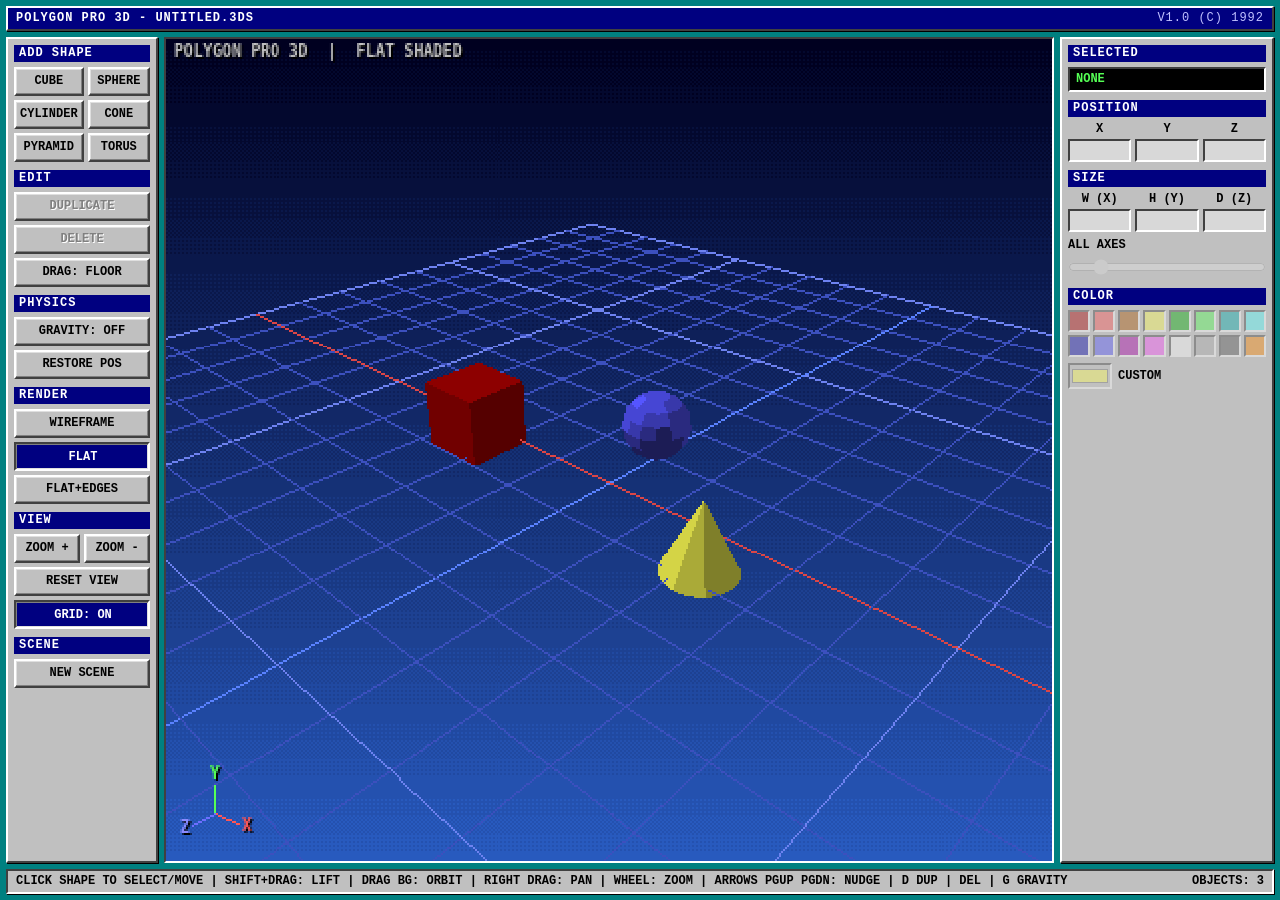
<file: page.html>
<!DOCTYPE html>
<html lang="en">
<head>
<meta charset="utf-8">
<meta name="viewport" content="width=device-width, initial-scale=1, viewport-fit=cover">
<title>3D Physics Engineering Test</title>
<style>
:root{
  box-sizing:border-box;
  padding-top:env(safe-area-inset-top,0px);
  padding-bottom:env(safe-area-inset-bottom,0px);
  --desk:#008080; --face:#c0c0c0; --hi:#ffffff; --lo:#404040; --mid:#808080;
  --navy:#000080; --ink:#000000;
}
html{scroll-padding-top:env(safe-area-inset-top,0px)}
*,*::before,*::after{box-sizing:inherit}
html,body{height:100%;margin:0}
body{
  background:var(--desk);
  color:var(--ink);
  font:bold 12px/1.25 "Courier New",Courier,monospace;
  -webkit-user-select:none;user-select:none;
  -webkit-tap-highlight-color:transparent;
}
#app{display:flex;flex-direction:column;height:100%;padding:6px;gap:6px}
.win{background:var(--face);border:2px solid;border-color:var(--hi) var(--lo) var(--lo) var(--hi);box-shadow:1px 1px 0 #000}
.title{display:flex;justify-content:space-between;align-items:center;gap:8px;background:var(--navy);color:#fff;padding:3px 8px;letter-spacing:1px;flex:none}
.title .ver{color:#c0c0ff;font-weight:normal}
#main{flex:1;display:flex;gap:6px;min-height:0}
.panel{padding:6px;overflow:auto;flex:none}
#tools{width:152px}
#props{width:214px}
.gtitle{background:var(--navy);color:#fff;padding:1px 5px;margin:8px 0 5px;letter-spacing:1px}
.gtitle:first-child{margin-top:0}
.grid2{display:grid;grid-template-columns:1fr 1fr;gap:4px}
.stack{display:grid;grid-template-columns:1fr;gap:4px}
.btn{
  font:inherit;color:var(--ink);background:var(--face);cursor:pointer;
  padding:5px 4px;min-height:26px;width:100%;text-align:center;
  border:2px solid;border-color:var(--hi) var(--lo) var(--lo) var(--hi);
  box-shadow:inset -1px -1px 0 var(--mid),inset 1px 1px 0 #dfdfdf;
  touch-action:manipulation;
}
.btn:active,.btn.on{
  border-color:var(--lo) var(--hi) var(--hi) var(--lo);
  box-shadow:inset 1px 1px 0 var(--mid),inset -1px -1px 0 #dfdfdf;
  padding:6px 3px 4px 5px;
}
.btn.on{background:var(--navy);color:#fff}
.btn:disabled{color:var(--mid);text-shadow:1px 1px 0 #fff;cursor:default}
.btn:focus-visible,input:focus-visible{outline:1px dotted #000;outline-offset:-5px}
.btn.on:focus-visible{outline-color:#fff}
.lcd{background:#000;color:#55ff55;padding:3px 6px;border:2px solid;border-color:var(--lo) var(--hi) var(--hi) var(--lo);min-height:22px;overflow:hidden;text-overflow:ellipsis;white-space:nowrap}
.row3{display:grid;grid-template-columns:repeat(3,1fr);gap:4px}
.f{display:flex;flex-direction:column;gap:2px;min-width:0}
.f span{text-align:center}
input[type=number]{
  font:inherit;color:var(--ink);width:100%;min-width:0;background:#fff;padding:2px 3px;
  border:2px solid;border-color:var(--lo) var(--hi) var(--hi) var(--lo);
  -webkit-user-select:text;user-select:text;
}
input:disabled{background:#d8d8d8;color:var(--mid)}
input[type=range]{width:100%;margin:6px 0 0;accent-color:var(--navy)}
.slabel{display:flex;justify-content:space-between;margin-top:6px}
#pal{display:grid;grid-template-columns:repeat(8,1fr);gap:3px}
.sw{
  aspect-ratio:1/1;min-height:18px;padding:0;cursor:pointer;
  border:2px solid;border-color:var(--lo) var(--hi) var(--hi) var(--lo);
}
.sw.sel{outline:2px solid #000;outline-offset:1px}
.sw:disabled{opacity:.4;cursor:default}
.crow{display:flex;gap:6px;align-items:center;margin-top:6px}
.crow input[type=color]{width:44px;height:26px;padding:0;border:2px solid;border-color:var(--lo) var(--hi) var(--hi) var(--lo);background:var(--face);cursor:pointer}
.crow input[type=color]:disabled{opacity:.4;cursor:default}
#view{flex:1;min-width:0;position:relative;overflow:hidden;background:#000;border:2px solid;border-color:var(--lo) var(--hi) var(--hi) var(--lo)}
#cv{position:absolute;top:0;left:0;width:100%;height:100%;display:block;image-rendering:pixelated;image-rendering:crisp-edges;touch-action:none;cursor:default}
#status{display:flex;gap:10px;justify-content:space-between;align-items:center;padding:3px 8px;flex:none;
  border:2px solid;border-color:var(--lo) var(--hi) var(--hi) var(--lo)}
#msg{flex:1;min-width:0}
#count{flex:none}
@media (max-width:820px){
  html,body{height:auto;min-height:100%}
  #app{height:auto;min-height:100%}
  #main{flex-direction:column}
  #view{flex:none;height:56vh;min-height:280px}
  #tools,#props{width:auto;overflow:visible}
  #tools .grid2{grid-template-columns:repeat(3,1fr)}
  #pal{grid-template-columns:repeat(8,1fr)}
}
</style>
</head>
<body>
<div id="app">
  <div class="title win"><span>POLYGON PRO 3D - UNTITLED.3DS</span><span class="ver">V1.0 (C) 1992</span></div>

  <div id="main">
    <aside id="tools" class="win panel">
      <div class="gtitle">ADD SHAPE</div>
      <div class="grid2">
        <button class="btn" data-shape="CUBE">CUBE</button>
        <button class="btn" data-shape="SPHERE">SPHERE</button>
        <button class="btn" data-shape="CYLINDER">CYLINDER</button>
        <button class="btn" data-shape="CONE">CONE</button>
        <button class="btn" data-shape="PYRAMID">PYRAMID</button>
        <button class="btn" data-shape="TORUS">TORUS</button>
      </div>

      <div class="gtitle">EDIT</div>
      <div class="stack">
        <button class="btn" id="btnDup">DUPLICATE</button>
        <button class="btn" id="btnDel">DELETE</button>
        <button class="btn" id="btnLift">DRAG: FLOOR</button>
      </div>

      <div class="gtitle">PHYSICS</div>
      <div class="stack">
        <button class="btn" id="btnGrav">GRAVITY: OFF</button>
        <button class="btn" id="btnRestore">RESTORE POS</button>
      </div>

      <div class="gtitle">RENDER</div>
      <div class="stack">
        <button class="btn" data-mode="wire">WIREFRAME</button>
        <button class="btn on" data-mode="flat">FLAT</button>
        <button class="btn" data-mode="edges">FLAT+EDGES</button>
      </div>

      <div class="gtitle">VIEW</div>
      <div class="grid2">
        <button class="btn" id="btnZin">ZOOM +</button>
        <button class="btn" id="btnZout">ZOOM -</button>
      </div>
      <div class="stack" style="margin-top:4px">
        <button class="btn" id="btnReset">RESET VIEW</button>
        <button class="btn on" id="btnGrid">GRID: ON</button>
      </div>

      <div class="gtitle">SCENE</div>
      <div class="stack">
        <button class="btn" id="btnNew">NEW SCENE</button>
      </div>
    </aside>

    <section id="view"><canvas id="cv"></canvas></section>

    <aside id="props" class="win panel">
      <div class="gtitle">SELECTED</div>
      <div class="lcd" id="selname">NONE</div>

      <div class="gtitle">POSITION</div>
      <div class="row3">
        <label class="f"><span>X</span><input id="posx" type="number" step="0.1"></label>
        <label class="f"><span>Y</span><input id="posy" type="number" step="0.1"></label>
        <label class="f"><span>Z</span><input id="posz" type="number" step="0.1"></label>
      </div>

      <div class="gtitle">SIZE</div>
      <div class="row3">
        <label class="f"><span>W (X)</span><input id="scx" type="number" step="0.1" min="0.1" max="20"></label>
        <label class="f"><span>H (Y)</span><input id="scy" type="number" step="0.1" min="0.1" max="20"></label>
        <label class="f"><span>D (Z)</span><input id="scz" type="number" step="0.1" min="0.1" max="20"></label>
      </div>
      <div class="slabel"><span>ALL AXES</span><span id="sizeval"></span></div>
      <input id="size" type="range" min="0.2" max="6" step="0.05" value="1" aria-label="Uniform size">

      <div class="gtitle">COLOR</div>
      <div id="pal"></div>
      <div class="crow"><input id="custom" type="color" value="#ffffff" aria-label="Custom color"><span>CUSTOM</span></div>
    </aside>
  </div>

  <div id="status" class="win"><span id="msg"></span><span id="count"></span></div>
</div>

<script>
(function(){
'use strict';

/* ---------- helpers ---------- */
var $ = function(id){ return document.getElementById(id); };
var clamp = function(v,a,b){ return v<a?a:(v>b?b:v); };
var LE = new Uint8Array(new Uint32Array([1]).buffer)[0] === 1;
function pack(r,g,b){
  r=r&255; g=g&255; b=b&255;
  return LE ? (((255<<24)|(b<<16)|(g<<8)|r)>>>0) : (((r<<24)|(g<<16)|(b<<8)|255)>>>0);
}
function hexToRgb(h){ return [parseInt(h.slice(1,3),16),parseInt(h.slice(3,5),16),parseInt(h.slice(5,7),16)]; }

/* ---------- constants / state ---------- */
var PIX = 2;                          // each rendered pixel is PIX x PIX screen pixels
var FOV = 50*Math.PI/180;
var NEAR = 0.1;
var PALETTE = ['#aa0000','#ff5555','#aa5500','#ffff55','#00aa00','#55ff55','#00aaaa','#55ffff',
               '#0000aa','#5555ff','#aa00aa','#ff55ff','#ffffff','#aaaaaa','#555555','#ff8800'];
var HINT = 'CLICK SHAPE TO SELECT/MOVE | SHIFT+DRAG: LIFT | DRAG BG: ORBIT | RIGHT DRAG: PAN | WHEEL: ZOOM | ARROWS PGUP PGDN: NUDGE | D DUP | DEL | G GRAVITY';

var mode = 'flat', gravity = false, showGrid = true, liftMode = false;
var objects = [], selectedId = null, nextId = 1, snapshot = null, colorCursor = 0;
var counts = {};
var cam = { yaw:0.75, pitch:0.5, dist:12, tx:0, ty:0.5, tz:0 };
var C = { px:0,py:0,pz:0, rx:0,ry:0,rz:0, ux:0,uy:0,uz:0, fx:0,fy:0,fz:0 };

/* ---------- mesh library ---------- */
var MESHES = {};
function newMesh(hx,hy,hz){ return { v:[], f:[], hx:hx, hy:hy, hz:hz }; }
// adds a polygon; the stored normal is forced to point away from refFn(centroid)
function addFace(m, idx, refFn){
  var n=idx.length, nx=0, ny=0, nz=0, cx=0, cy=0, cz=0, k;
  for(k=0;k<n;k++){
    var a=m.v[idx[k]], b=m.v[idx[(k+1)%n]];
    nx += (a[1]-b[1])*(a[2]+b[2]);
    ny += (a[2]-b[2])*(a[0]+b[0]);
    nz += (a[0]-b[0])*(a[1]+b[1]);
    cx+=a[0]; cy+=a[1]; cz+=a[2];
  }
  cx/=n; cy/=n; cz/=n;
  var len=Math.sqrt(nx*nx+ny*ny+nz*nz);
  if(len<1e-9) return;
  nx/=len; ny/=len; nz/=len;
  var r = refFn ? refFn(cx,cy,cz) : [0,0,0];
  if(nx*(cx-r[0])+ny*(cy-r[1])+nz*(cz-r[2]) < 0){ nx=-nx; ny=-ny; nz=-nz; }
  m.f.push({ i:idx, n:[nx,ny,nz] });
}
(function buildMeshes(){
  var m, i, j, s, r, n;
  // CUBE
  m = newMesh(.5,.5,.5);
  [[-.5,-.5,-.5],[.5,-.5,-.5],[.5,.5,-.5],[-.5,.5,-.5],[-.5,-.5,.5],[.5,-.5,.5],[.5,.5,.5],[-.5,.5,.5]]
    .forEach(function(p){ m.v.push(p); });
  [[0,1,2,3],[4,5,6,7],[0,3,7,4],[1,2,6,5],[0,1,5,4],[3,2,6,7]].forEach(function(f){ addFace(m,f); });
  MESHES.CUBE = m;

  // SPHERE
  m = newMesh(.5,.5,.5);
  var R=.5, S=14, RG=8;
  m.v.push([0,R,0]); m.v.push([0,-R,0]);
  for(r=1;r<RG;r++){
    var th=Math.PI*r/RG;
    for(s=0;s<S;s++){
      var ph=2*Math.PI*s/S;
      m.v.push([R*Math.sin(th)*Math.cos(ph), R*Math.cos(th), R*Math.sin(th)*Math.sin(ph)]);
    }
  }
  var ring=function(rr,ss){ return 2+(rr-1)*S+(ss%S); };
  for(s=0;s<S;s++) addFace(m,[0,ring(1,s),ring(1,s+1)]);
  for(r=1;r<RG-1;r++) for(s=0;s<S;s++) addFace(m,[ring(r,s),ring(r,s+1),ring(r+1,s+1),ring(r+1,s)]);
  for(s=0;s<S;s++) addFace(m,[1,ring(RG-1,s+1),ring(RG-1,s)]);
  MESHES.SPHERE = m;

  // CYLINDER
  m = newMesh(.5,.5,.5);
  n = 16;
  for(i=0;i<n;i++){ var a1=2*Math.PI*i/n; m.v.push([.5*Math.cos(a1),-.5,.5*Math.sin(a1)]); }
  for(i=0;i<n;i++){ var a2=2*Math.PI*i/n; m.v.push([.5*Math.cos(a2), .5,.5*Math.sin(a2)]); }
  for(i=0;i<n;i++){ j=(i+1)%n; addFace(m,[i,j,n+j,n+i]); }
  var top=[], bot=[];
  for(i=0;i<n;i++){ top.push(n+i); bot.push(i); }
  addFace(m,top); addFace(m,bot);
  MESHES.CYLINDER = m;

  // CONE
  m = newMesh(.5,.5,.5);
  n = 16;
  m.v.push([0,.5,0]);
  for(i=0;i<n;i++){ var a3=2*Math.PI*i/n; m.v.push([.5*Math.cos(a3),-.5,.5*Math.sin(a3)]); }
  for(i=0;i<n;i++){ addFace(m,[0,1+i,1+((i+1)%n)]); }
  var base=[]; for(i=0;i<n;i++) base.push(1+i);
  addFace(m,base);
  MESHES.CONE = m;

  // PYRAMID
  m = newMesh(.5,.5,.5);
  [[-.5,-.5,-.5],[.5,-.5,-.5],[.5,-.5,.5],[-.5,-.5,.5],[0,.5,0]].forEach(function(p){ m.v.push(p); });
  addFace(m,[0,1,2,3]);
  addFace(m,[0,1,4]); addFace(m,[1,2,4]); addFace(m,[2,3,4]); addFace(m,[3,0,4]);
  MESHES.PYRAMID = m;

  // TORUS (lies flat, hole along Y)
  var TR=.35, Tr=.15, nu=16, nv=8;
  m = newMesh(.5,Tr,.5);
  for(i=0;i<nu;i++){
    var u=2*Math.PI*i/nu;
    for(j=0;j<nv;j++){
      var v=2*Math.PI*j/nv;
      m.v.push([(TR+Tr*Math.cos(v))*Math.cos(u), Tr*Math.sin(v), (TR+Tr*Math.cos(v))*Math.sin(u)]);
    }
  }
  var torusRef=function(cx,cy,cz){
    var h=Math.sqrt(cx*cx+cz*cz);
    return h>1e-6 ? [TR*cx/h,0,TR*cz/h] : [0,0,0];
  };
  for(i=0;i<nu;i++) for(j=0;j<nv;j++){
    var i2=(i+1)%nu, j2=(j+1)%nv;
    addFace(m,[i*nv+j, i2*nv+j, i2*nv+j2, i*nv+j2], torusRef);
  }
  MESHES.TORUS = m;
})();

/* ---------- render buffers ---------- */
var view=$('view'), canvas=$('cv'), ctx=canvas.getContext('2d');
var W=0, H=0, F=1, CXs=0, CYs=0, img=null, fb=null, zb=null, idb=null, bg=null;

function buildBG(){
  var N=12, top=[0,0,32], bot=[40,90,190], cols=[], i, x, y;
  for(i=0;i<N;i++){
    var t=i/(N-1);
    cols.push(pack(top[0]+(bot[0]-top[0])*t, top[1]+(bot[1]-top[1])*t, top[2]+(bot[2]-top[2])*t));
  }
  var B=[0,2,3,1];
  for(y=0;y<H;y++){
    var v=y/H*(N-1), k=Math.min(N-2,Math.floor(v)), fr=v-k;
    for(x=0;x<W;x++){
      var th=(B[(x&1)|((y&1)<<1)]+0.5)/4;
      bg[y*W+x]=cols[fr>th?k+1:k];
    }
  }
}
function resize(){
  var r=view.getBoundingClientRect();
  var w=Math.max(80,Math.floor(r.width/PIX)), h=Math.max(60,Math.floor(r.height/PIX));
  if(img && w===W && h===H) return;
  W=w; H=h;
  canvas.width=W; canvas.height=H;
  img=ctx.createImageData(W,H);
  fb=new Uint32Array(img.data.buffer);
  zb=new Float32Array(W*H);
  idb=new Uint32Array(W*H);
  bg=new Uint32Array(W*H);
  buildBG();
  F=(H/2)/Math.tan(FOV/2); CXs=W/2; CYs=H/2;
}

/* ---------- camera ---------- */
function setupCamera(){
  var cp=Math.cos(cam.pitch), sp=Math.sin(cam.pitch), cy=Math.cos(cam.yaw), sy=Math.sin(cam.yaw);
  C.px=cam.tx+cam.dist*cp*sy; C.py=cam.ty+cam.dist*sp; C.pz=cam.tz+cam.dist*cp*cy;
  C.fx=-cp*sy; C.fy=-sp; C.fz=-cp*cy;
  C.rx=cy; C.ry=0; C.rz=-sy;
  C.ux=C.ry*C.fz-C.rz*C.fy; C.uy=C.rz*C.fx-C.rx*C.fz; C.uz=C.rx*C.fy-C.ry*C.fx;
}
var TX=0,TY=0,TZ=0;
function toCam(x,y,z){
  var rx=x-C.px, ry=y-C.py, rz=z-C.pz;
  TX=rx*C.rx+ry*C.ry+rz*C.rz;
  TY=rx*C.ux+ry*C.uy+rz*C.uz;
  TZ=rx*C.fx+ry*C.fy+rz*C.fz;
}
function rayDir(px,py){
  var a=(px-CXs)/F, b=(py-CYs)/F;
  return [C.fx+C.rx*a-C.ux*b, C.fy+C.ry*a-C.uy*b, C.fz+C.rz*a-C.uz*b];
}
function rayPlane(d,px,py,pz,nx,ny,nz){
  var den=d[0]*nx+d[1]*ny+d[2]*nz;
  if(Math.abs(den)<1e-6) return null;
  var t=((px-C.px)*nx+(py-C.py)*ny+(pz-C.pz)*nz)/den;
  if(t<=0) return null;
  return [C.px+d[0]*t, C.py+d[1]*t, C.pz+d[2]*t];
}

/* ---------- software rasterizer ---------- */
var cxA=new Float64Array(512), cyA=new Float64Array(512), czA=new Float64Array(512);
var sxA=new Float64Array(512), syA=new Float64Array(512), swA=new Float64Array(512);
var PX=new Float64Array(48), PY=new Float64Array(48), PW=new Float64Array(48);
var QX=new Float64Array(48), QY=new Float64Array(48), QZ=new Float64Array(48);

function transformObj(o,mesh){
  var v=mesh.v, n=v.length, k;
  for(k=0;k<n;k++){
    var p=v[k];
    var rx=p[0]*o.sx+o.x-C.px, ry=p[1]*o.sy+o.y-C.py, rz=p[2]*o.sz+o.z-C.pz;
    var x=rx*C.rx+ry*C.ry+rz*C.rz;
    var y=rx*C.ux+ry*C.uy+rz*C.uz;
    var z=rx*C.fx+ry*C.fy+rz*C.fz;
    cxA[k]=x; cyA[k]=y; czA[k]=z;
    if(z>=NEAR){ var iz=1/z; sxA[k]=CXs+x*iz*F; syA[k]=CYs-y*iz*F; swA[k]=iz; }
  }
}
var L1=(function(){var x=-0.4,y=0.85,z=0.5,l=Math.sqrt(x*x+y*y+z*z);return [x/l,y/l,z/l];})();
var L2=(function(){var x=0.6,y=0.2,z=-0.6,l=Math.sqrt(x*x+y*y+z*z);return [x/l,y/l,z/l];})();
var fShade=1;
// true if the face looks toward the camera; also computes fShade
function faceFront(o,face){
  var nx=face.n[0]/o.sx, ny=face.n[1]/o.sy, nz=face.n[2]/o.sz;
  var l=Math.sqrt(nx*nx+ny*ny+nz*nz); nx/=l; ny/=l; nz/=l;
  var ncx=nx*C.rx+ny*C.ry+nz*C.rz, ncy=nx*C.ux+ny*C.uy+nz*C.uz, ncz=nx*C.fx+ny*C.fy+nz*C.fz;
  var k=face.i[0];
  if(ncx*cxA[k]+ncy*cyA[k]+ncz*czA[k] >= 0) return false;
  var d1=nx*L1[0]+ny*L1[1]+nz*L1[2], d2=nx*L2[0]+ny*L2[1]+nz*L2[2];
  var I=0.28+0.65*(d1>0?d1:0)+0.25*(d2>0?d2:0);
  if(I>1) I=1;
  fShade=Math.round(I*6)/6;      // banded shading = that 1992 look
  return true;
}
// projects (and near-clips) a face into PX/PY/PW; returns vertex count
function polyToScreen(face){
  var idx=face.i, m=idx.length, k, need=false;
  for(k=0;k<m;k++){ if(czA[idx[k]]<NEAR){ need=true; break; } }
  if(!need){
    for(k=0;k<m;k++){ var q=idx[k]; PX[k]=sxA[q]; PY[k]=syA[q]; PW[k]=swA[q]; }
    return m;
  }
  var cnt=0;
  for(k=0;k<m;k++){
    var a=idx[k], b=idx[(k+1)%m], az=czA[a], bz=czA[b];
    var ain=az>=NEAR, bin=bz>=NEAR;
    if(ain){ QX[cnt]=cxA[a]; QY[cnt]=cyA[a]; QZ[cnt]=az; cnt++; }
    if(ain!==bin){
      var t=(NEAR-az)/(bz-az);
      QX[cnt]=cxA[a]+(cxA[b]-cxA[a])*t; QY[cnt]=cyA[a]+(cyA[b]-cyA[a])*t; QZ[cnt]=NEAR; cnt++;
    }
  }
  if(cnt<3) return 0;
  for(k=0;k<cnt;k++){ var iz=1/QZ[k]; PX[k]=CXs+QX[k]*iz*F; PY[k]=CYs-QY[k]*iz*F; PW[k]=iz; }
  return cnt;
}
function tri(a,b,c,color,id,writeColor){
  var x0=PX[a],y0=PY[a],w0=PW[a], x1=PX[b],y1=PY[b],w1=PW[b], x2=PX[c],y2=PY[c],w2=PW[c];
  var area=(x1-x0)*(y2-y0)-(y1-y0)*(x2-x0);
  if(area===0 || !isFinite(area)) return;
  var s=area>0?1:-1, invA=1/Math.abs(area);
  var minX=Math.floor(Math.min(x0,x1,x2)), maxX=Math.ceil(Math.max(x0,x1,x2));
  var minY=Math.floor(Math.min(y0,y1,y2)), maxY=Math.ceil(Math.max(y0,y1,y2));
  if(minX<0) minX=0; if(minY<0) minY=0;
  if(maxX>W-1) maxX=W-1; if(maxY>H-1) maxY=H-1;
  if(minX>maxX || minY>maxY) return;
  var A0=-(y2-y1)*s, B0=(x2-x1)*s;
  var A1=-(y0-y2)*s, B1=(x0-x2)*s;
  var A2=-(y1-y0)*s, B2=(x1-x0)*s;
  var px0=minX+0.5, py0=minY+0.5;
  var r0=((x2-x1)*(py0-y1)-(y2-y1)*(px0-x1))*s;
  var r1=((x0-x2)*(py0-y2)-(y0-y2)*(px0-x2))*s;
  var r2=((x1-x0)*(py0-y0)-(y1-y0)*(px0-x0))*s;
  var EPS=-1e-6, x, y, idx, e0, e1, e2, w;
  for(y=minY;y<=maxY;y++){
    e0=r0; e1=r1; e2=r2; idx=y*W+minX;
    for(x=minX;x<=maxX;x++,idx++){
      if(e0>=EPS && e1>=EPS && e2>=EPS){
        w=(e0*w0+e1*w1+e2*w2)*invA;
        if(w>zb[idx]){ zb[idx]=w; idb[idx]=id; if(writeColor) fb[idx]=color; }
      }
      e0+=A0; e1+=A1; e2+=A2;
    }
    r0+=B0; r1+=B1; r2+=B2;
  }
}
var _t0=0,_t1=1;
function lbClip(p,q){
  if(p===0) return q>=0;
  var r=q/p;
  if(p<0){ if(r>_t1) return false; if(r>_t0) _t0=r; }
  else { if(r<_t0) return false; if(r<_t1) _t1=r; }
  return true;
}
// depth-aware 1px line; test=1 -> hidden by nearer surfaces, dash=true -> dashed
function line2(x0,y0,w0,x1,y1,w1,col,test,id,dash){
  var dx=x1-x0, dy=y1-y0;
  _t0=0; _t1=1;
  if(!lbClip(-dx,x0) || !lbClip(dx,W-1-x0) || !lbClip(-dy,y0) || !lbClip(dy,H-1-y0)) return;
  var ax=x0+dx*_t0, ay=y0+dy*_t0, bx=x0+dx*_t1, by=y0+dy*_t1;
  var aw=w0+(w1-w0)*_t0, bw=w0+(w1-w0)*_t1;
  var steps=Math.ceil(Math.max(Math.abs(bx-ax),Math.abs(by-ay)));
  for(var i=0;i<=steps;i++){
    var t=steps?i/steps:0;
    var x=Math.round(ax+(bx-ax)*t), y=Math.round(ay+(by-ay)*t);
    if(x<0) x=0; else if(x>W-1) x=W-1;
    if(y<0) y=0; else if(y>H-1) y=H-1;
    if(dash && ((i>>1)&1)) continue;
    var idx=y*W+x;
    if(test){
      var w=aw+(bw-aw)*t;
      if(!(idb[idx]===id || w>=zb[idx]*0.985)) continue;
    }
    fb[idx]=col;
  }
}
function edgeCam(ax,ay,az,bx,by,bz,col,test,id,dash){
  if(az<NEAR && bz<NEAR) return;
  var t;
  if(az<NEAR){ t=(NEAR-az)/(bz-az); ax+=(bx-ax)*t; ay+=(by-ay)*t; az=NEAR; }
  else if(bz<NEAR){ t=(NEAR-bz)/(az-bz); bx+=(ax-bx)*t; by+=(ay-by)*t; bz=NEAR; }
  var ia=1/az, ib=1/bz;
  line2(CXs+ax*ia*F, CYs-ay*ia*F, ia, CXs+bx*ib*F, CYs-by*ib*F, ib, col, test, id, dash);
}
function worldLine(x0,y0,z0,x1,y1,z1,col,test,dash){
  toCam(x0,y0,z0); var ax=TX,ay=TY,az=TZ;
  toCam(x1,y1,z1);
  edgeCam(ax,ay,az,TX,TY,TZ,col,test,0,dash);
}
function putPx(x,y,col){
  x=Math.round(x); y=Math.round(y);
  if(x<0||y<0||x>=W||y>=H) return;
  fb[y*W+x]=col;
}
function putDot(x,y,col){
  x=Math.round(x); y=Math.round(y);
  for(var j=-1;j<=1;j++) for(var i=-1;i<=1;i++) putPx(x+i,y+j,col);
}

/* ---------- scene render ---------- */
var COL_GRID=pack(60,80,190), COL_GRID5=pack(110,130,240), COL_AX=pack(220,70,70), COL_AZ=pack(90,130,255);
var COL_SEL=pack(255,255,85), COL_WHITE=pack(255,255,255), COL_DROP=pack(200,200,80);

function render(){
  resize();
  setupCamera();
  fb.set(bg); zb.fill(0); idb.fill(0);
  var wire=(mode==='wire'), oi, fi, k, m, o, mesh, face, n;

  // pass 1: fill (or, in wireframe, depth/id only)
  for(oi=0;oi<objects.length;oi++){
    o=objects[oi]; mesh=MESHES[o.type];
    transformObj(o,mesh);
    for(fi=0;fi<mesh.f.length;fi++){
      face=mesh.f[fi];
      if(!faceFront(o,face)) continue;
      n=polyToScreen(face);
      if(n<3) continue;
      var color=0;
      if(!wire) color=pack(o.rgb[0]*fShade, o.rgb[1]*fShade, o.rgb[2]*fShade);
      for(k=1;k<n-1;k++) tri(0,k,k+1,color,o.id,!wire);
    }
  }

  // grid
  if(showGrid){
    var gt=wire?0:1, i;
    for(i=-10;i<=10;i++){
      var c1 = i===0 ? COL_AZ : (i%5===0 ? COL_GRID5 : COL_GRID);
      var c2 = i===0 ? COL_AX : (i%5===0 ? COL_GRID5 : COL_GRID);
      worldLine(i,0,-10,i,0,10,c1,gt,false);
      worldLine(-10,0,i,10,0,i,c2,gt,false);
    }
  }

  // pass 2: edges
  if(wire || mode==='edges'){
    for(oi=0;oi<objects.length;oi++){
      o=objects[oi]; mesh=MESHES[o.type];
      transformObj(o,mesh);
      var ec = (o.id===selectedId) ? COL_WHITE : (wire ? o.wireCol : o.edgeCol);
      for(fi=0;fi<mesh.f.length;fi++){
        face=mesh.f[fi];
        if(!wire && !faceFront(o,face)) continue;
        var idx=face.i; m=idx.length;
        for(k=0;k<m;k++){
          var a=idx[k], b=idx[(k+1)%m];
          edgeCam(cxA[a],cyA[a],czA[a],cxA[b],cyA[b],czA[b],ec,wire?0:1,o.id,false);
        }
      }
    }
  }

  // selection box, corner handles and drop line
  var sel=getSel();
  if(sel){
    var mm=MESHES[sel.type], hx=mm.hx*sel.sx, hy=mm.hy*sel.sy, hz=mm.hz*sel.sz;
    var cs=[], ci;
    for(ci=0;ci<8;ci++){
      var wx=sel.x+((ci&4)?hx:-hx), wy=sel.y+((ci&2)?hy:-hy), wz=sel.z+((ci&1)?hz:-hz);
      toCam(wx,wy,wz);
      cs.push([TX,TY,TZ]);
    }
    for(ci=0;ci<8;ci++){
      [1,2,4].forEach(function(bit){
        if(!(ci&bit)){
          var p=cs[ci], q=cs[ci|bit];
          edgeCam(p[0],p[1],p[2],q[0],q[1],q[2],COL_SEL,0,0,true);
        }
      });
    }
    for(ci=0;ci<8;ci++){
      var pc=cs[ci];
      if(pc[2]>=NEAR) putDot(CXs+pc[0]/pc[2]*F, CYs-pc[1]/pc[2]*F, COL_SEL);
    }
    if(sel.y-hy>0.02){
      worldLine(sel.x,sel.y-hy,sel.z,sel.x,0,sel.z,COL_DROP,0,true);
      worldLine(sel.x-0.25,0,sel.z,sel.x+0.25,0,sel.z,COL_DROP,0,false);
      worldLine(sel.x,0,sel.z-0.25,sel.x,0,sel.z+0.25,COL_DROP,0,false);
    }
  }

  // axis gizmo
  var gx=24, gy=H-24, gl=16;
  var axes=[[C.rx,-C.ux,pack(255,85,85),'X'],[C.ry,-C.uy,pack(85,255,85),'Y'],[C.rz,-C.uz,pack(110,110,255),'Z']];
  axes.forEach(function(a){ line2(gx,gy,1,gx+a[0]*gl,gy+a[1]*gl,1,a[2],0,0,false); });

  ctx.putImageData(img,0,0);

  // HUD text
  ctx.font='bold 8px monospace'; ctx.textBaseline='top'; ctx.textAlign='left';
  var label={wire:'WIREFRAME',flat:'FLAT SHADED',edges:'FLAT + EDGES'}[mode];
  hud('POLYGON PRO 3D  |  '+label,4,3,'#c0c0c0',false);
  if(gravity) hud('GRAVITY ON',W-4,3,'#ff5555',true);
  axes.forEach(function(a,i){
    hud(['X','Y','Z'][i],gx+a[0]*(gl+6)-2,gy+a[1]*(gl+6)-4,['#ff5555','#55ff55','#8a8aff'][i],false);
  });
}
function hud(s,x,y,col,right){
  ctx.textAlign=right?'right':'left';
  ctx.fillStyle='#000'; ctx.fillText(s,x+1,y+1);
  ctx.fillStyle=col; ctx.fillText(s,x,y);
}

/* ---------- objects ---------- */
function getSel(){
  if(selectedId===null) return null;
  for(var i=0;i<objects.length;i++) if(objects[i].id===selectedId) return objects[i];
  return null;
}
function applyColor(o,hex){
  hex=hex.toLowerCase();
  var c=hexToRgb(hex);
  o.color=hex; o.rgb=c;
  o.edgeCol=pack(c[0]*0.35,c[1]*0.35,c[2]*0.35);
  o.wireCol=pack(c[0]+(255-c[0])*0.35, c[1]+(255-c[1])*0.35, c[2]+(255-c[2])*0.35);
}
function addObject(type,opts){
  opts=opts||{};
  var mesh=MESHES[type];
  counts[type]=(counts[type]||0)+1;
  var o={
    id:nextId++, type:type, name:type+' '+counts[type],
    x:opts.x!==undefined?opts.x:(Math.random()-0.5)*4,
    y:0,
    z:opts.z!==undefined?opts.z:(Math.random()-0.5)*4,
    sx:opts.sx||1, sy:opts.sy||1, sz:opts.sz||1, vy:0, color:'#ffffff', rgb:[255,255,255], edgeCol:0, wireCol:0
  };
  applyColor(o, opts.color || PALETTE[(colorCursor++)%PALETTE.length]);
  o.y = mesh.hy*o.sy + (gravity ? 4 : 0);
  objects.push(o);
  select(o.id);
  return o;
}
function duplicateSel(){
  var o=getSel();
  if(!o){ say('SELECT AN OBJECT FIRST'); return; }
  counts[o.type]=(counts[o.type]||0)+1;
  var c={
    id:nextId++, type:o.type, name:o.type+' '+counts[o.type],
    x:clamp(o.x+0.8,-40,40), y:o.y, z:clamp(o.z+0.8,-40,40),
    sx:o.sx, sy:o.sy, sz:o.sz, vy:0, color:'#ffffff', rgb:[255,255,255], edgeCol:0, wireCol:0
  };
  applyColor(c,o.color);
  objects.push(c);
  select(c.id);
  say('DUPLICATED '+o.name);
}
function deleteSel(){
  var o=getSel();
  if(!o){ say('SELECT AN OBJECT FIRST'); return; }
  objects=objects.filter(function(x){ return x.id!==o.id; });
  selectedId=null;
  say('DELETED '+o.name);
}
function select(id){
  selectedId=id;
  lastColor=null;
  syncUI();
}

/* ---------- physics ---------- */
function stepPhysics(dt){
  var G=22, i, j;
  var order=objects.slice().sort(function(a,b){
    return (a.y-MESHES[a.type].hy*a.sy)-(b.y-MESHES[b.type].hy*b.sy);
  });
  for(i=0;i<order.length;i++){
    var o=order[i];
    if(drag && drag.obj===o && (drag.mode==='move'||drag.mode==='lift')){ o.vy=0; continue; }
    var b=MESHES[o.type], hx=b.hx*o.sx, hy=b.hy*o.sy, hz=b.hz*o.sz;
    var prevBottom=o.y-hy;
    o.vy-=G*dt;
    var bottom=o.y+o.vy*dt-hy;
    var support=0;
    for(j=0;j<objects.length;j++){
      var p=objects[j];
      if(p===o) continue;
      var pb=MESHES[p.type];
      if(Math.abs(o.x-p.x)<hx+pb.hx*p.sx && Math.abs(o.z-p.z)<hz+pb.hz*p.sz){
        var ptop=p.y+pb.hy*p.sy;
        if(ptop<=prevBottom+0.05 && ptop>support) support=ptop;
      }
    }
    if(bottom<support){
      bottom=support;
      o.vy = (o.vy<-1.5) ? -o.vy*0.25 : 0;
    }
    o.y=bottom+hy;
  }
}
function setGravity(on){
  gravity=on;
  var btn=$('btnGrav');
  btn.classList.toggle('on',on);
  btn.textContent='GRAVITY: '+(on?'ON':'OFF');
  objects.forEach(function(o){ o.vy=0; });
  if(on){
    snapshot={};
    objects.forEach(function(o){ snapshot[o.id]={x:o.x,y:o.y,z:o.z}; });
    say('GRAVITY ON - LIFT OR DRAG SHAPES AND LET GO');
  } else say('GRAVITY OFF');
}
function restorePositions(){
  if(!snapshot){ say('NOTHING TO RESTORE - TURN GRAVITY ON FIRST'); return; }
  objects.forEach(function(o){
    var s=snapshot[o.id];
    if(s){ o.x=s.x; o.y=s.y; o.z=s.z; o.vy=0; }
  });
  say('POSITIONS RESTORED');
}

/* ---------- status ---------- */
var msgEl=$('msg'), countEl=$('count'), msgT=0;
function say(s){
  msgEl.textContent=s;
  clearTimeout(msgT);
  msgT=setTimeout(function(){ msgEl.textContent=HINT; },3200);
}

/* ---------- UI ---------- */
var fields=[['posx','x'],['posy','y'],['posz','z'],['scx','sx'],['scy','sy'],['scz','sz']];
var palEl=$('pal'), swatches=[], lastColor=null, lastHas=null, lastCount=-1, lastName='';
PALETTE.forEach(function(hex){
  var b=document.createElement('button');
  b.className='sw'; b.style.background=hex; b.title=hex; b.setAttribute('aria-label','Color '+hex);
  b.addEventListener('click',function(){ setColor(hex); });
  palEl.appendChild(b); swatches.push({el:b,hex:hex});
});
function setColor(hex){
  var o=getSel();
  if(!o){ say('SELECT AN OBJECT FIRST'); return; }
  applyColor(o,hex);
}
function syncUI(){
  var o=getSel(), has=!!o, i;
  if(has!==lastHas){
    lastHas=has;
    fields.forEach(function(f){ $(f[0]).disabled=!has; });
    $('size').disabled=!has; $('custom').disabled=!has;
    $('btnDup').disabled=!has; $('btnDel').disabled=!has;
    swatches.forEach(function(s){ s.el.disabled=!has; });
  }
  var name=has?o.name:'NONE';
  if(name!==lastName){ $('selname').textContent=name; lastName=name; }
  if(has){
    fields.forEach(function(f){
      var el=$(f[0]);
      if(document.activeElement!==el){
        var s=o[f[1]].toFixed(2);
        if(el.value!==s) el.value=s;
      }
    });
    var sz=$('size');
    if(document.activeElement!==sz){ var sv=String(clamp(o.sx,0.2,6)); if(sz.value!==sv) sz.value=sv; }
    var szt=o.sx.toFixed(2)+'x'; if($('sizeval').textContent!==szt) $('sizeval').textContent=szt;
    var cu=$('custom');
    if(document.activeElement!==cu && cu.value!==o.color) cu.value=o.color;
  } else {
    fields.forEach(function(f){ var el=$(f[0]); if(el.value!=='') el.value=''; });
    $('sizeval').textContent='';
  }
  var ck=has?o.color:'';
  if(ck!==lastColor){
    lastColor=ck;
    swatches.forEach(function(s){ s.el.classList.toggle('sel',has&&s.hex===ck); });
  }
  if(objects.length!==lastCount){
    lastCount=objects.length;
    countEl.textContent='OBJECTS: '+objects.length;
  }
}
fields.forEach(function(f){
  $(f[0]).addEventListener('input',function(){
    var o=getSel(); if(!o) return;
    var v=parseFloat($(f[0]).value);
    if(!isFinite(v)) return;
    var key=f[1];
    if(key.charAt(0)==='s') o[key]=clamp(v,0.1,20);
    else if(key==='y'){ o.y=clamp(v,-40,60); o.vy=0; }
    else o[key]=clamp(v,-40,40);
  });
});
$('size').addEventListener('input',function(){
  var o=getSel(); if(!o) return;
  var v=parseFloat($('size').value);
  if(isFinite(v)){ o.sx=v; o.sy=v; o.sz=v; }
});
$('custom').addEventListener('input',function(){
  var o=getSel(); if(!o) return;
  applyColor(o,$('custom').value);
});

Array.prototype.forEach.call(document.querySelectorAll('[data-shape]'),function(b){
  b.addEventListener('click',function(){ var o=addObject(b.getAttribute('data-shape')); say('ADDED '+o.name); });
});
Array.prototype.forEach.call(document.querySelectorAll('[data-mode]'),function(b){
  b.addEventListener('click',function(){
    mode=b.getAttribute('data-mode');
    Array.prototype.forEach.call(document.querySelectorAll('[data-mode]'),function(x){
      x.classList.toggle('on',x===b);
    });
  });
});
$('btnDup').addEventListener('click',duplicateSel);
$('btnDel').addEventListener('click',deleteSel);
$('btnLift').addEventListener('click',function(){
  liftMode=!liftMode;
  $('btnLift').textContent='DRAG: '+(liftMode?'HEIGHT':'FLOOR');
  $('btnLift').classList.toggle('on',liftMode);
});
$('btnGrav').addEventListener('click',function(){ setGravity(!gravity); });
$('btnRestore').addEventListener('click',restorePositions);
$('btnZin').addEventListener('click',function(){ cam.dist=clamp(cam.dist*0.8,3,60); });
$('btnZout').addEventListener('click',function(){ cam.dist=clamp(cam.dist*1.25,3,60); });
$('btnReset').addEventListener('click',function(){ cam.yaw=0.75; cam.pitch=0.5; cam.dist=12; cam.tx=0; cam.ty=0.5; cam.tz=0; });
$('btnGrid').addEventListener('click',function(){
  showGrid=!showGrid;
  $('btnGrid').textContent='GRID: '+(showGrid?'ON':'OFF');
  $('btnGrid').classList.toggle('on',showGrid);
});
var newTimer=0, newArmed=false;
$('btnNew').addEventListener('click',function(){
  var b=$('btnNew');
  clearTimeout(newTimer);
  if(newArmed){
    newArmed=false; b.textContent='NEW SCENE';
    objects=[]; selectedId=null; snapshot=null; counts={}; colorCursor=0;
    syncUI(); say('SCENE CLEARED');
  } else {
    newArmed=true; b.textContent='SURE? CLICK AGAIN';
    newTimer=setTimeout(function(){ newArmed=false; b.textContent='NEW SCENE'; },2500);
  }
});

/* ---------- viewport interaction ---------- */
var drag=null;
function canvasPos(e){
  var r=canvas.getBoundingClientRect();
  return [(e.clientX-r.left)*(W/(r.width||1)), (e.clientY-r.top)*(H/(r.height||1))];
}
function pickAt(px,py){
  var x=Math.floor(px), y=Math.floor(py);
  if(x<0||y<0||x>=W||y>=H) return 0;
  return idb[y*W+x];
}
function objById(id){
  for(var i=0;i<objects.length;i++) if(objects[i].id===id) return objects[i];
  return null;
}
canvas.addEventListener('contextmenu',function(e){ e.preventDefault(); });
canvas.addEventListener('pointerdown',function(e){
  if(drag) return;
  e.preventDefault();
  try{ canvas.setPointerCapture(e.pointerId); }catch(err){}
  var p=canvasPos(e), id=pickAt(p[0],p[1]);
  drag={ pid:e.pointerId, lx:e.clientX, ly:e.clientY, moved:0, button:e.button, mode:'orbit', obj:null };
  if(e.button===1 || e.button===2){
    drag.mode='pan';
  } else if(e.button===0 && id){
    var o=objById(id);
    if(o){
      select(o.id);
      drag.obj=o; o.vy=0;
      var d=rayDir(p[0],p[1]);
      if(e.shiftKey || liftMode){
        drag.mode='lift';
        var nx=C.px-o.x, nz=C.pz-o.z, l=Math.sqrt(nx*nx+nz*nz);
        if(l<1e-3){ nx=0; nz=1; } else { nx/=l; nz/=l; }
        drag.pn=[nx,0,nz]; drag.pp=[o.x,o.y,o.z];
        var h=rayPlane(d,o.x,o.y,o.z,nx,0,nz);
        drag.offY=h?(o.y-h[1]):0;
      } else {
        drag.mode='move';
        var h2=rayPlane(d,0,o.y,0,0,1,0);
        drag.offX=h2?(o.x-h2[0]):0; drag.offZ=h2?(o.z-h2[2]):0;
      }
    }
  }
});
canvas.addEventListener('pointermove',function(e){
  var p=canvasPos(e);
  if(!drag){
    canvas.style.cursor = pickAt(p[0],p[1]) ? 'move' : 'default';
    return;
  }
  if(e.pointerId!==drag.pid) return;
  var dx=e.clientX-drag.lx, dy=e.clientY-drag.ly;
  drag.lx=e.clientX; drag.ly=e.clientY;
  drag.moved+=Math.abs(dx)+Math.abs(dy);
  if(drag.mode==='orbit'){
    cam.yaw-=dx*0.01;
    cam.pitch=clamp(cam.pitch+dy*0.01,0.02,1.5);
  } else if(drag.mode==='pan'){
    var r=canvas.getBoundingClientRect(), k=(W/(r.width||1))*cam.dist/F;
    cam.tx=clamp(cam.tx+(-C.rx*dx+C.ux*dy)*k,-40,40);
    cam.ty=clamp(cam.ty+(-C.ry*dx+C.uy*dy)*k,-5,30);
    cam.tz=clamp(cam.tz+(-C.rz*dx+C.uz*dy)*k,-40,40);
  } else if(drag.mode==='move'){
    var o=drag.obj, d=rayDir(p[0],p[1]);
    var h=rayPlane(d,0,o.y,0,0,1,0);
    if(h){ o.x=clamp(h[0]+drag.offX,-40,40); o.z=clamp(h[2]+drag.offZ,-40,40); }
  } else if(drag.mode==='lift'){
    var o2=drag.obj, d2=rayDir(p[0],p[1]);
    var h2=rayPlane(d2,drag.pp[0],drag.pp[1],drag.pp[2],drag.pn[0],drag.pn[1],drag.pn[2]);
    if(h2) o2.y=clamp(h2[1]+drag.offY,-40,60);
  }
});
function endDrag(e,cancelled){
  if(!drag || e.pointerId!==drag.pid) return;
  if(!cancelled && drag.mode==='orbit' && drag.button===0 && drag.moved<5) select(null);
  try{ canvas.releasePointerCapture(e.pointerId); }catch(err){}
  drag=null;
}
canvas.addEventListener('pointerup',function(e){ endDrag(e,false); });
canvas.addEventListener('pointercancel',function(e){ endDrag(e,true); });
canvas.addEventListener('wheel',function(e){
  e.preventDefault();
  cam.dist=clamp(cam.dist*Math.exp(e.deltaY*0.0015),3,60);
},{passive:false});

/* ---------- keyboard ---------- */
function nudge(right,fwd,up,big){
  var o=getSel(); if(!o) return;
  var step=big?1:0.25;
  var rx=C.rx, rz=C.rz, fx=C.fx, fz=C.fz;
  var l=Math.sqrt(rx*rx+rz*rz)||1; rx/=l; rz/=l;
  l=Math.sqrt(fx*fx+fz*fz)||1; fx/=l; fz/=l;
  o.x=clamp(o.x+(rx*right+fx*fwd)*step,-40,40);
  o.z=clamp(o.z+(rz*right+fz*fwd)*step,-40,40);
  if(up){ o.y=clamp(o.y+up*step,-40,60); o.vy=0; }
}
document.addEventListener('keydown',function(e){
  var t=e.target;
  if(t && (t.tagName==='INPUT'||t.tagName==='TEXTAREA'||t.tagName==='SELECT')) return;
  if(e.ctrlKey||e.metaKey||e.altKey) return;
  var big=e.shiftKey, handled=true;
  switch(e.key){
    case 'ArrowLeft': nudge(-1,0,0,big); break;
    case 'ArrowRight': nudge(1,0,0,big); break;
    case 'ArrowUp': nudge(0,1,0,big); break;
    case 'ArrowDown': nudge(0,-1,0,big); break;
    case 'PageUp': case 'e': case 'E': nudge(0,0,1,big); break;
    case 'PageDown': case 'q': case 'Q': nudge(0,0,-1,big); break;
    case 'd': case 'D': duplicateSel(); break;
    case 'Delete': case 'Backspace': deleteSel(); break;
    case 'g': case 'G': setGravity(!gravity); break;
    case 'Escape': select(null); break;
    default: handled=false;
  }
  if(handled) e.preventDefault();
});

/* ---------- main loop ---------- */
var last=performance.now();
function frame(t){
  var dt=Math.min(0.05,Math.max(0,(t-last)/1000));
  last=t;
  if(gravity) stepPhysics(dt);
  render();
  syncUI();
  requestAnimationFrame(frame);
}

/* ---------- start ---------- */
msgEl.textContent=HINT;
addObject('CUBE',{x:-2.2,z:0.5,color:'#aa0000'});
addObject('SPHERE',{x:0,z:-1,color:'#5555ff'});
addObject('CONE',{x:2.2,z:0.8,color:'#ffff55'});
select(null);
requestAnimationFrame(frame);

})();
</script>
</body>
</html>
</file>
<file: style.css>
body {
  background-color: #CCCCCC;
}
header {
  font-family: arial;
  color: #0b7eb8;
  font-size: 43px;  
  line-spacing: 1;
  border-bottom: 12px solid #00000F;
}
.highlight {
 background: yellow;
 font-weight: bold;
}
#links {
  border-bottom: 5px dotted black;
}
</file>
